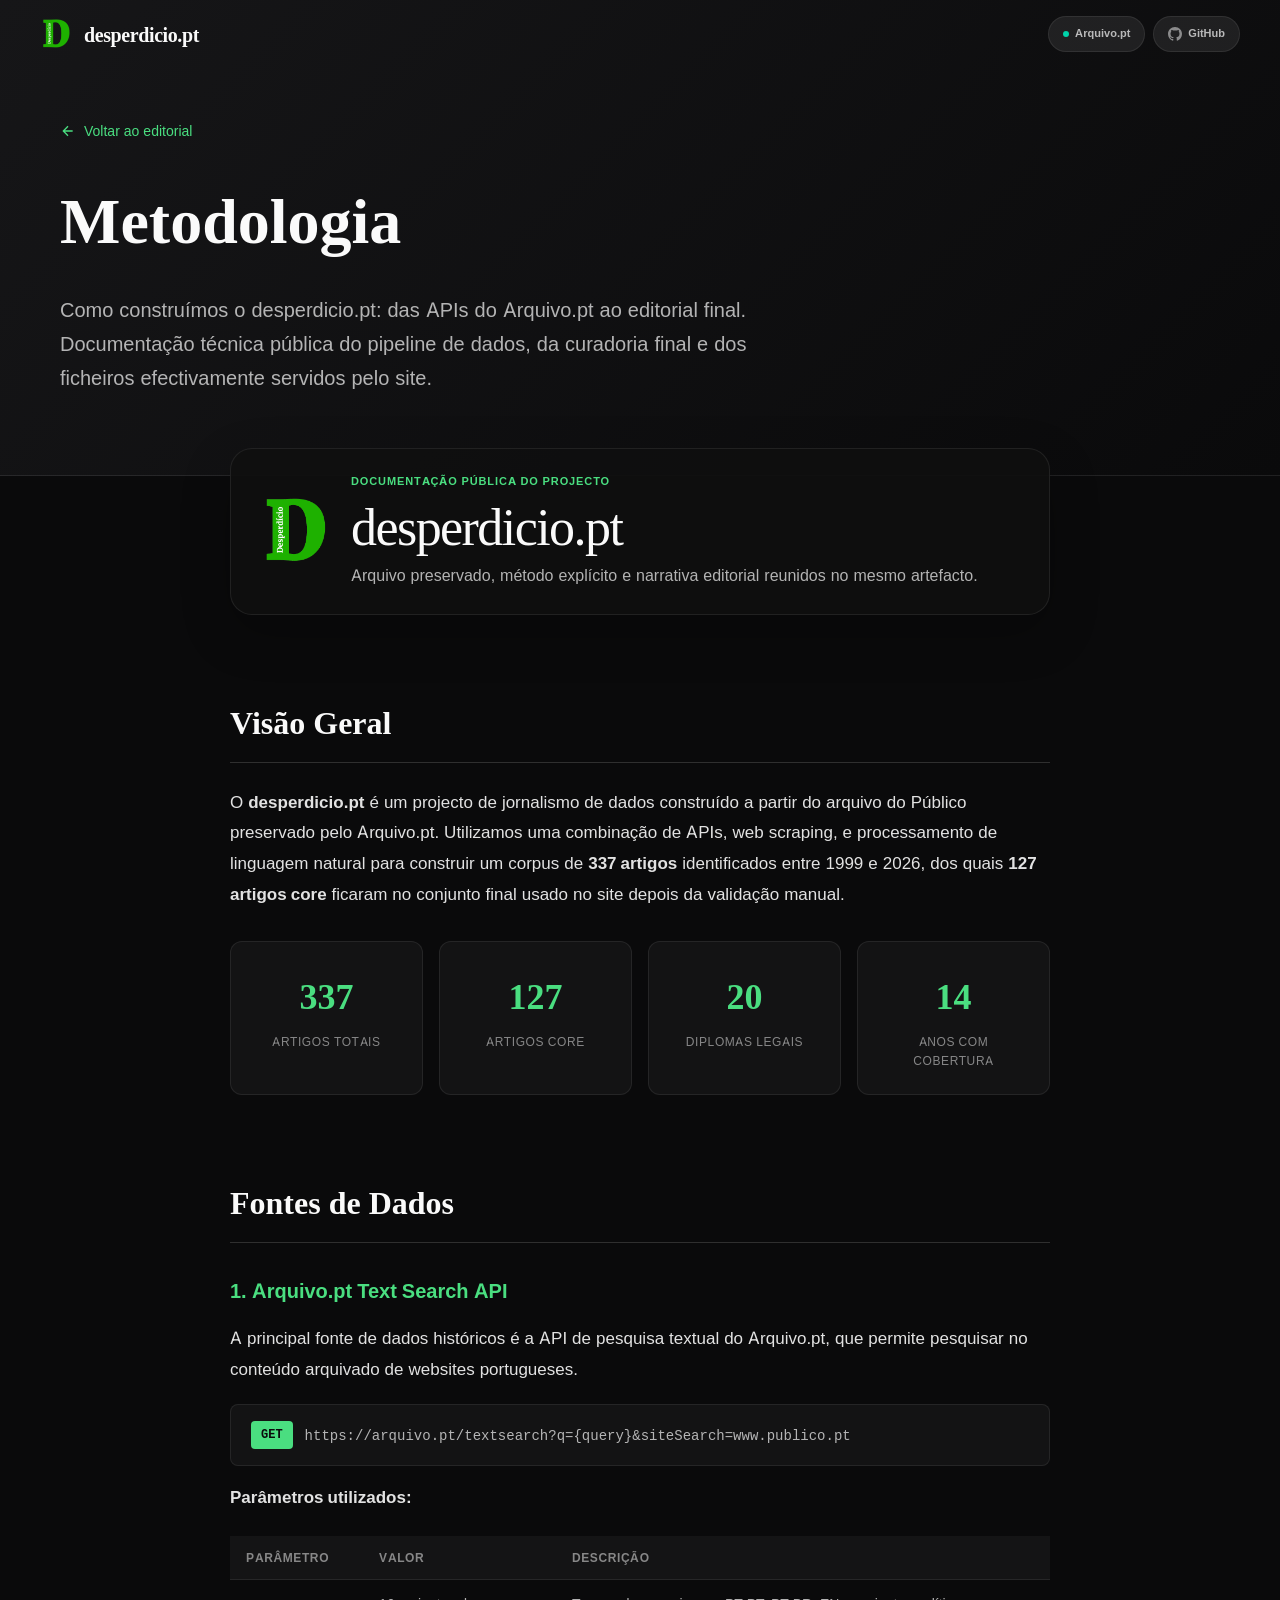
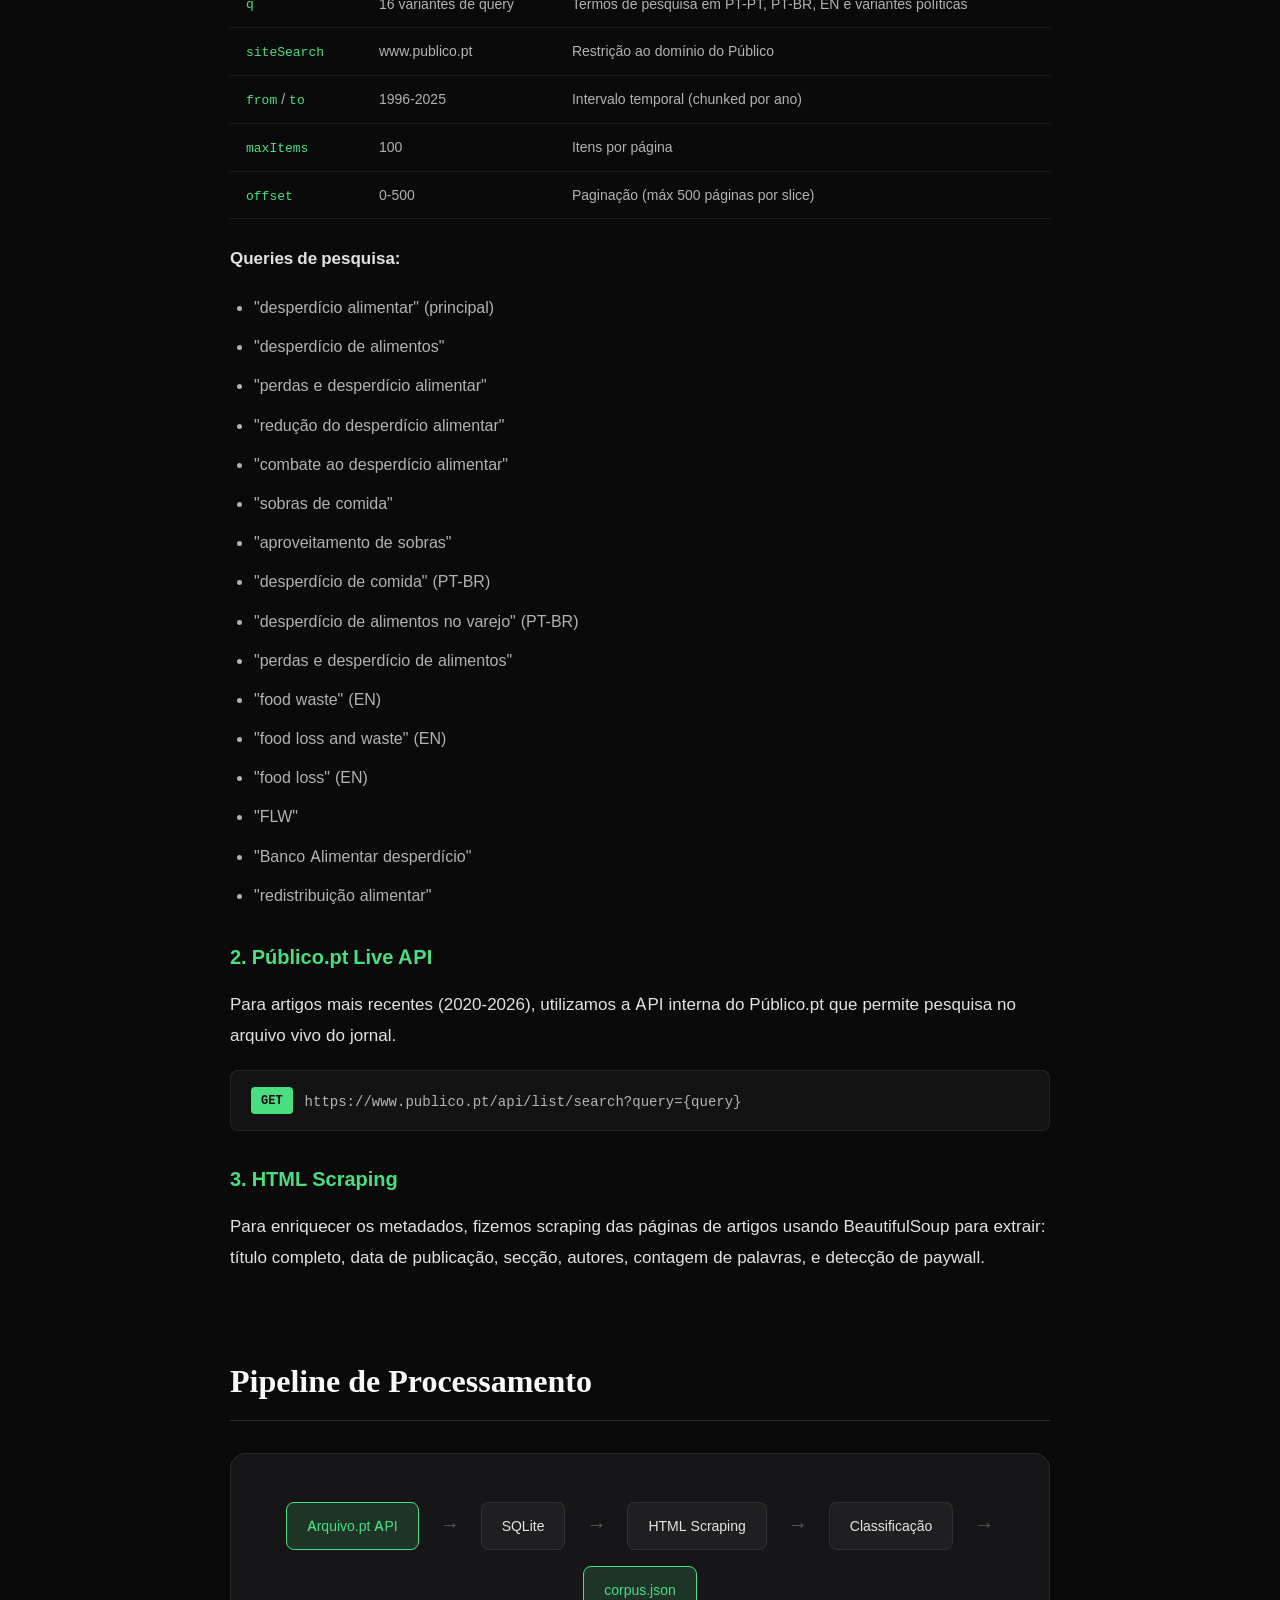
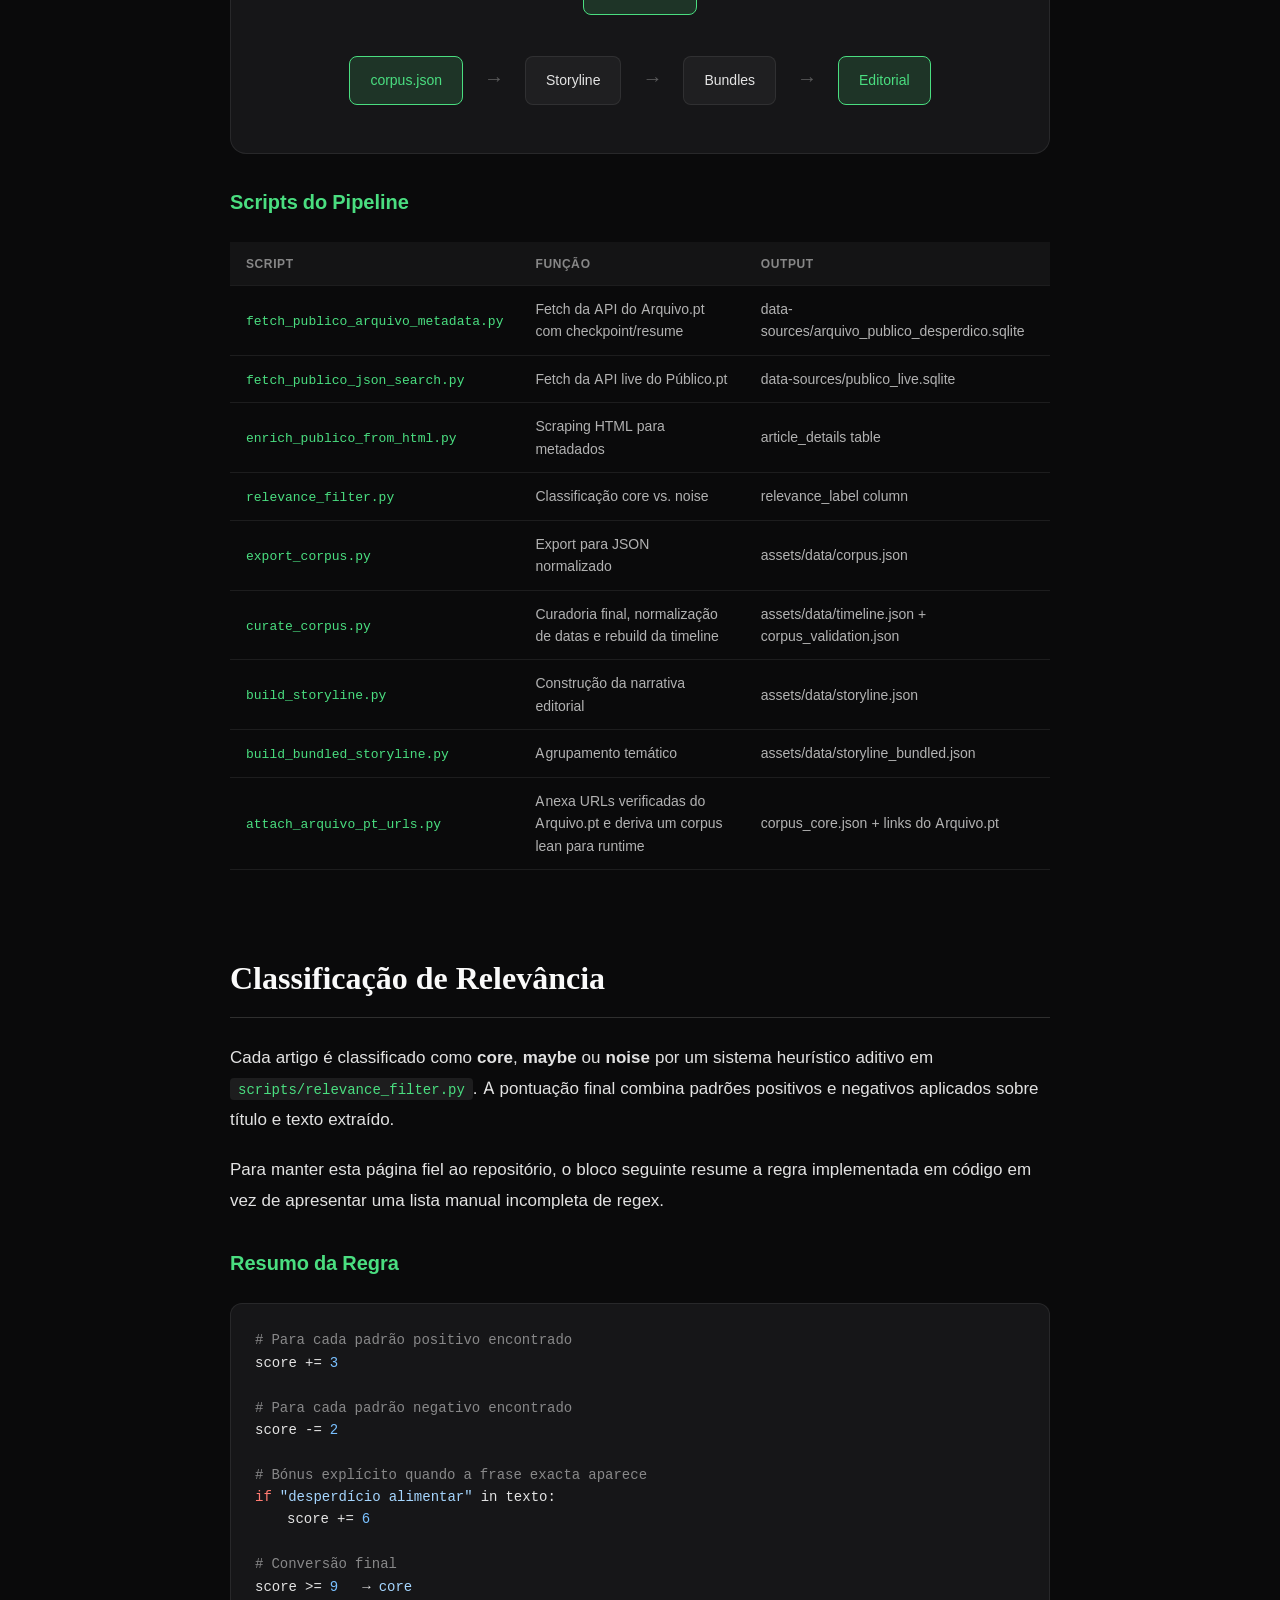
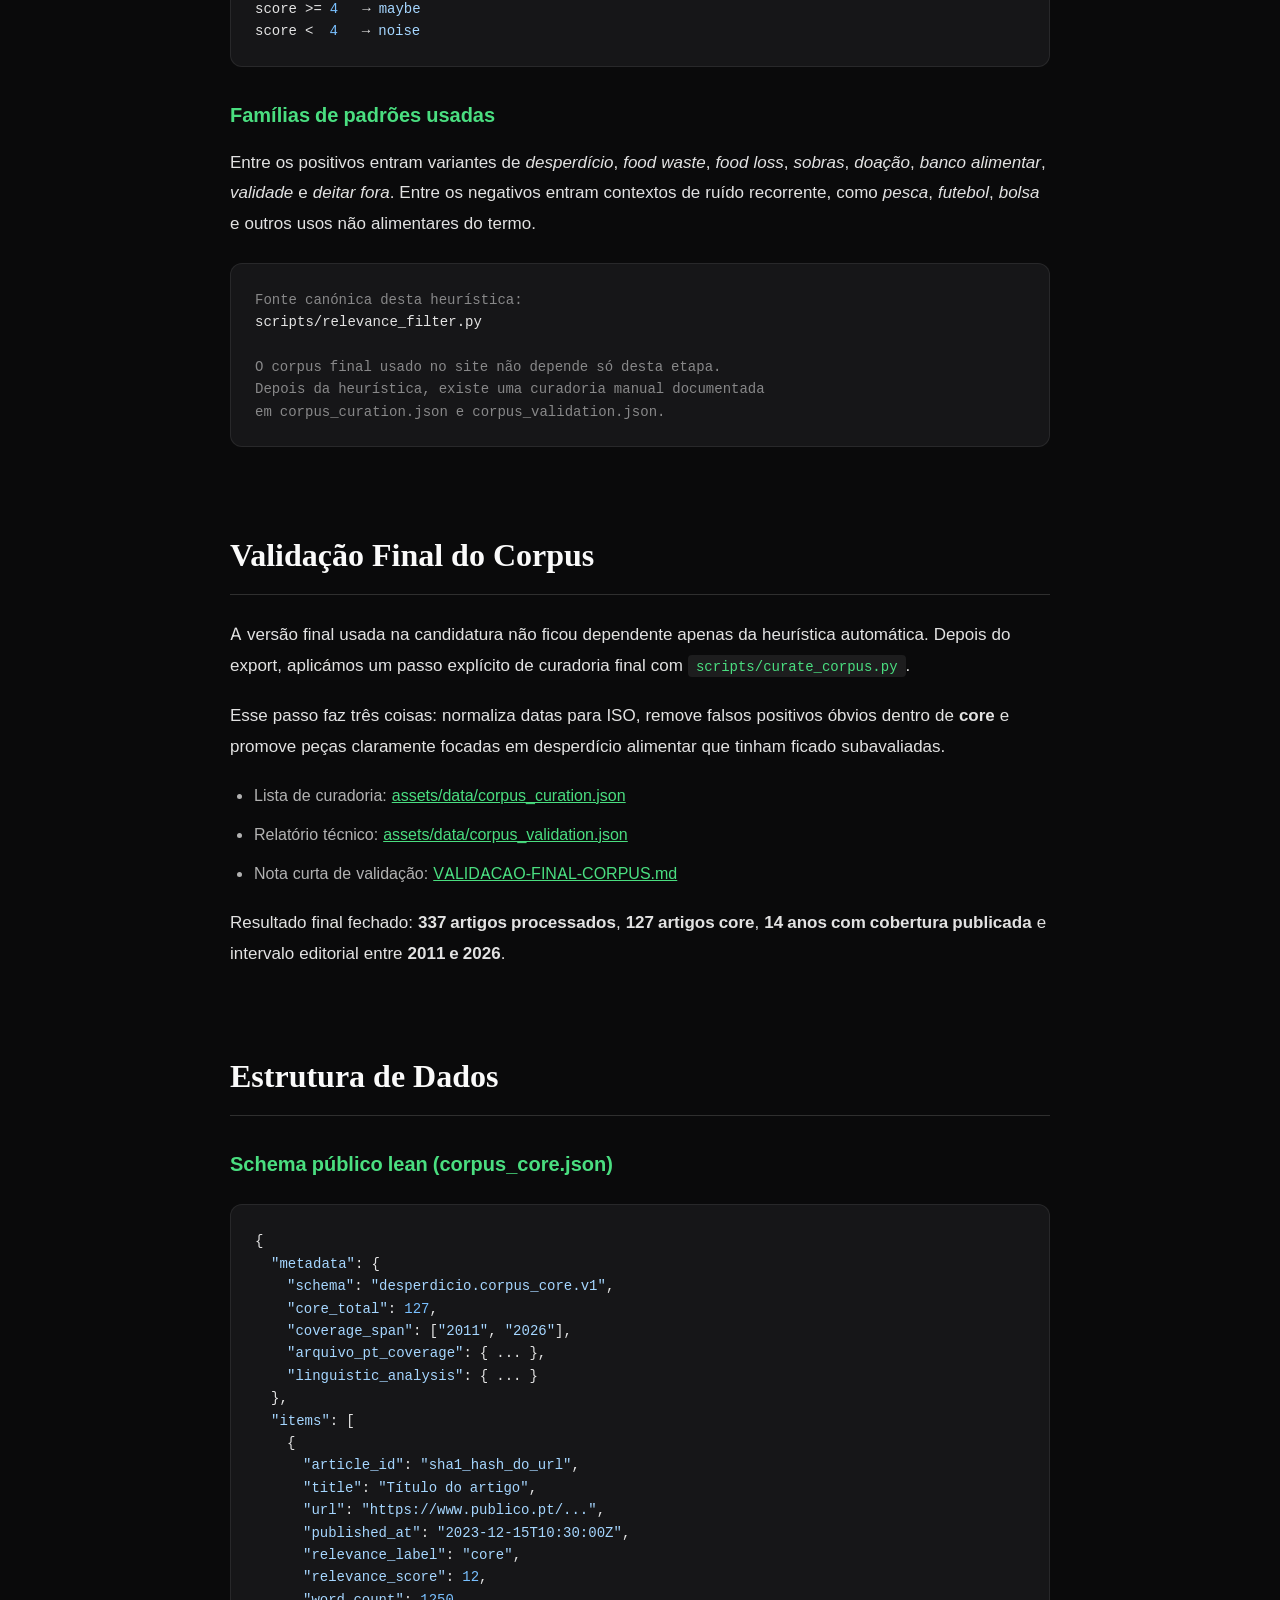
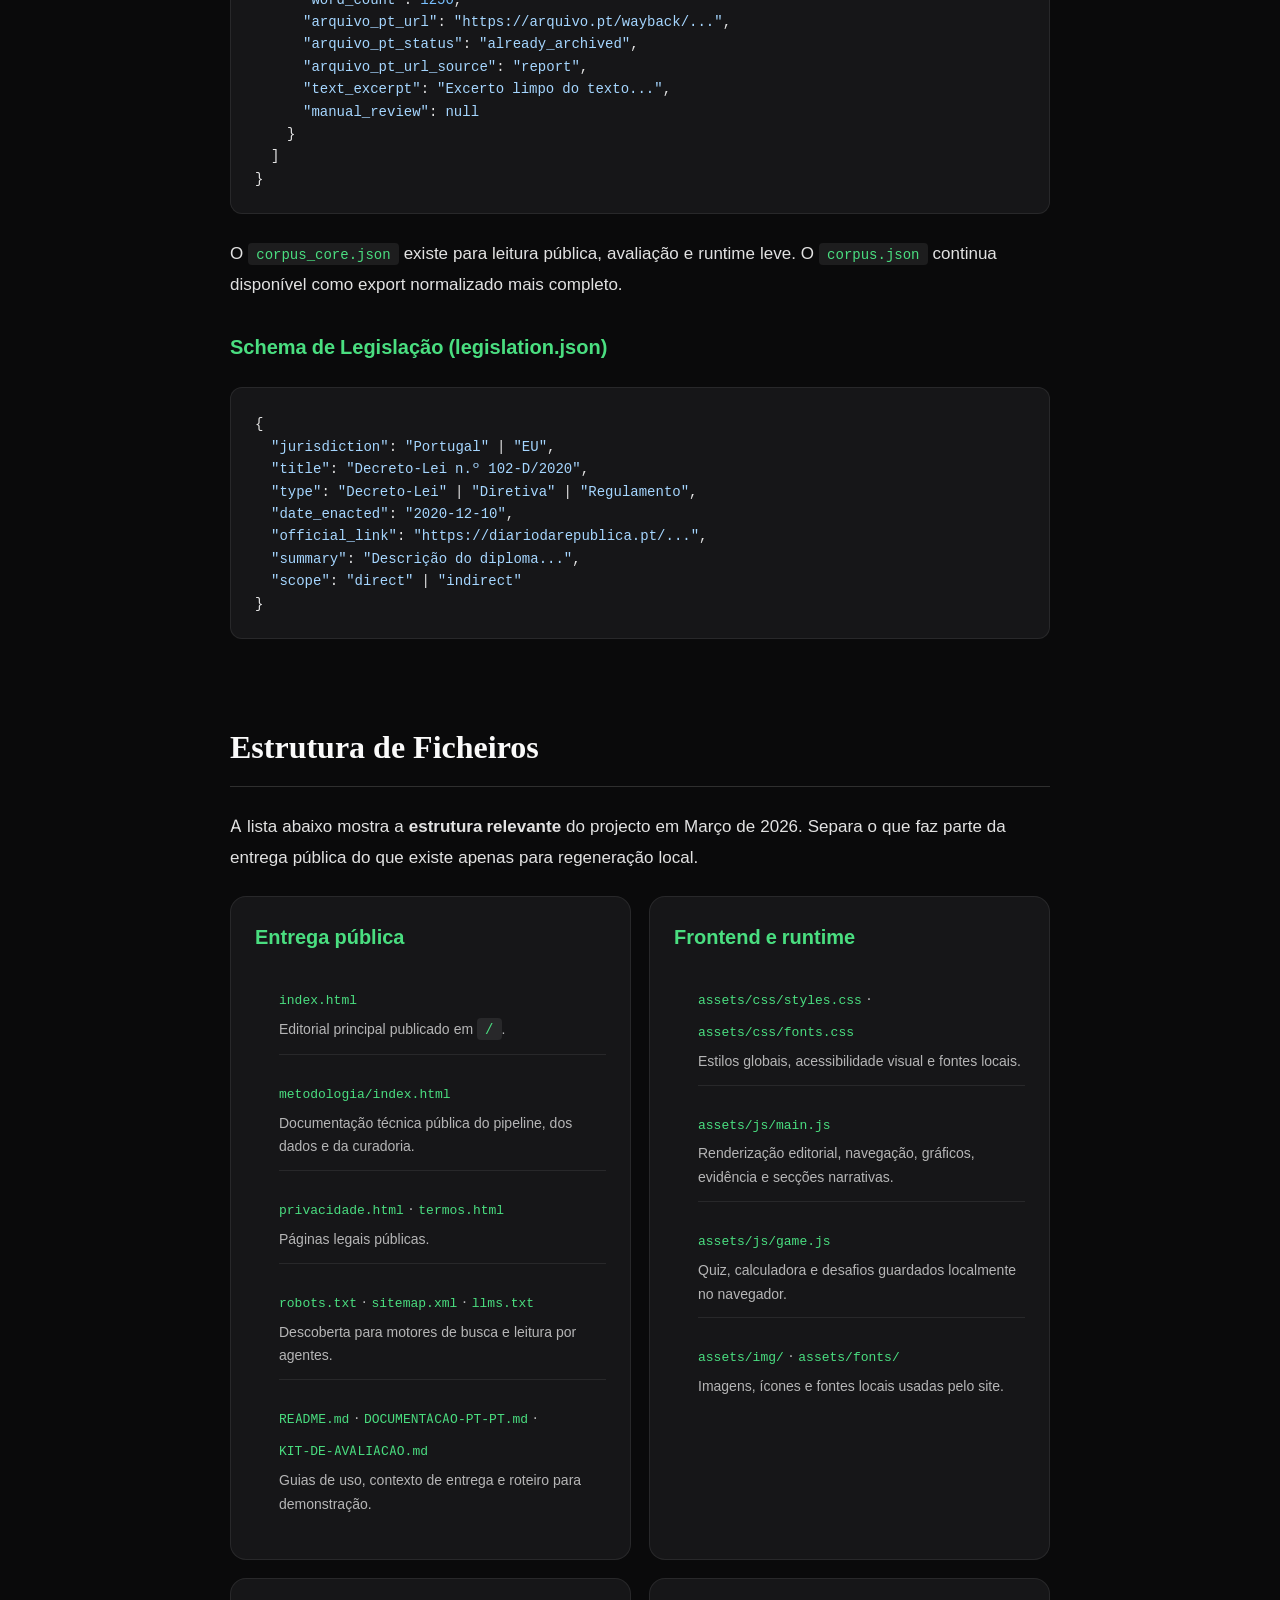
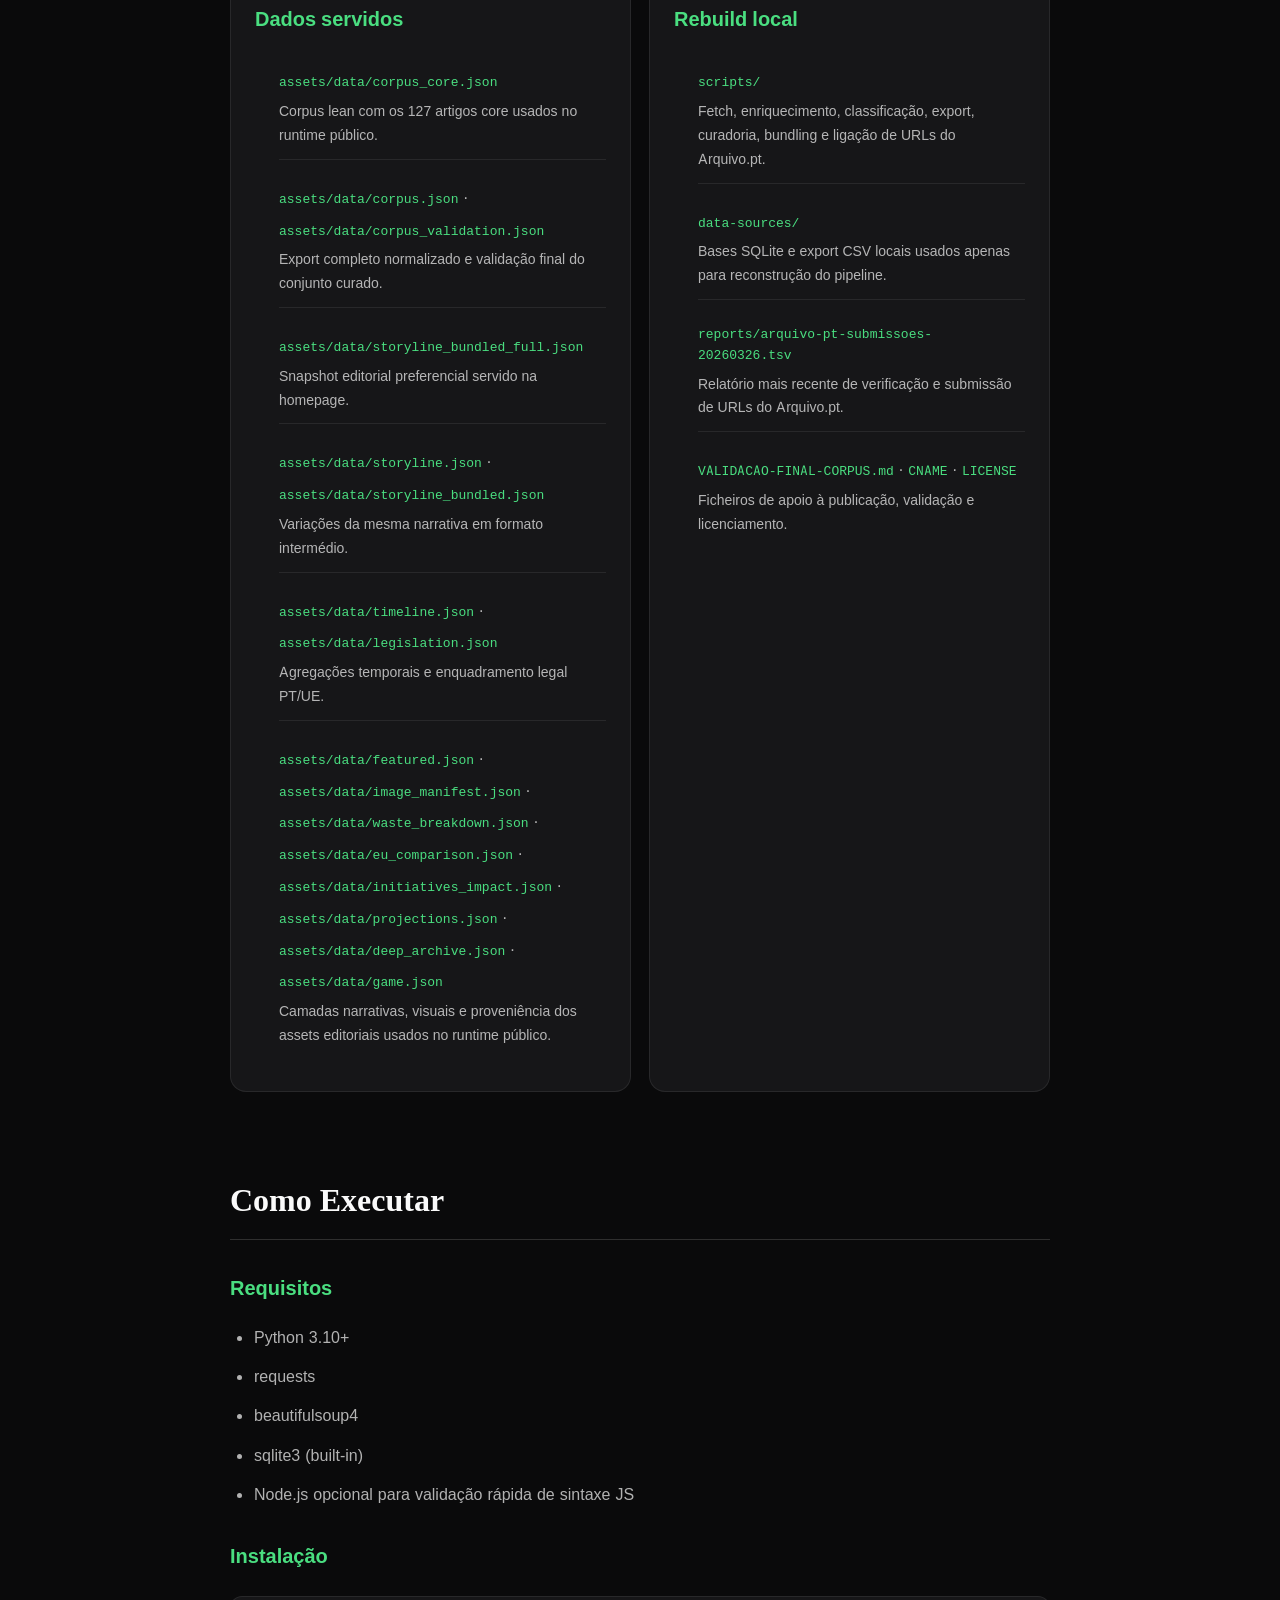
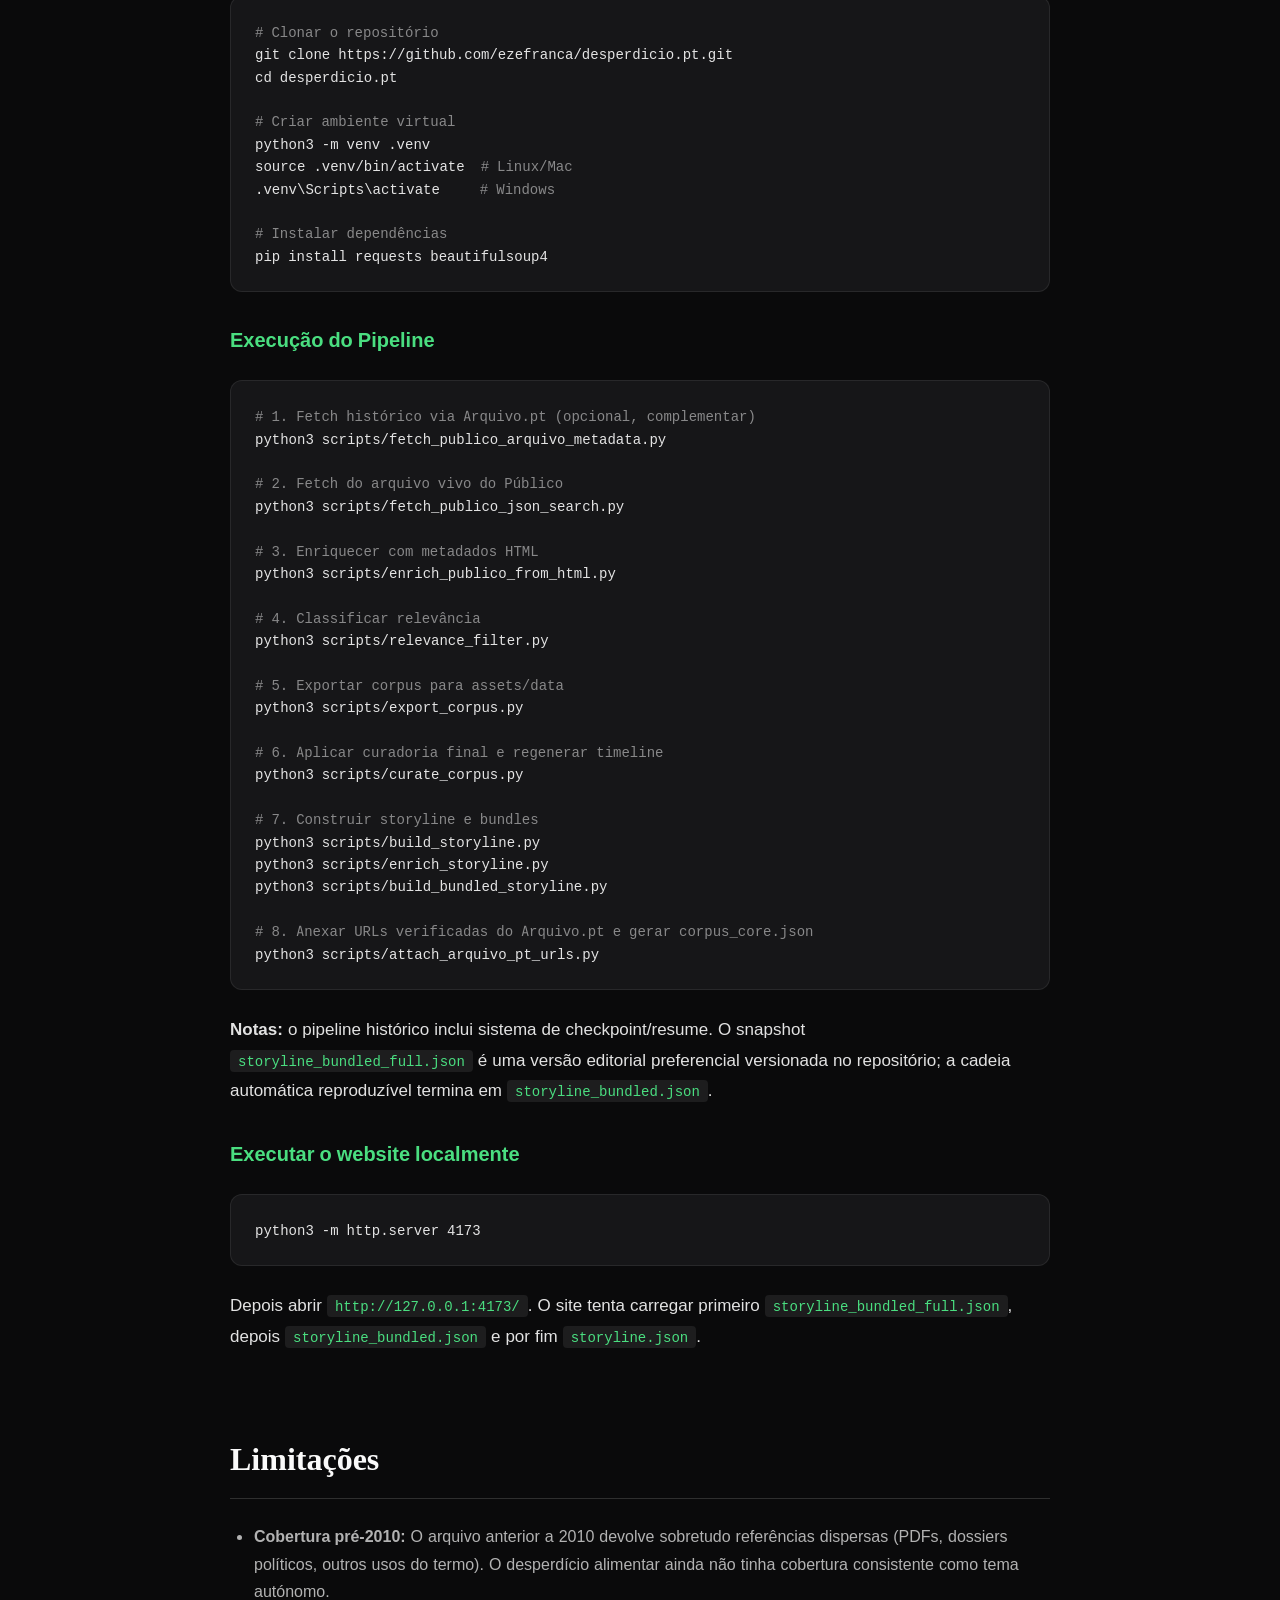
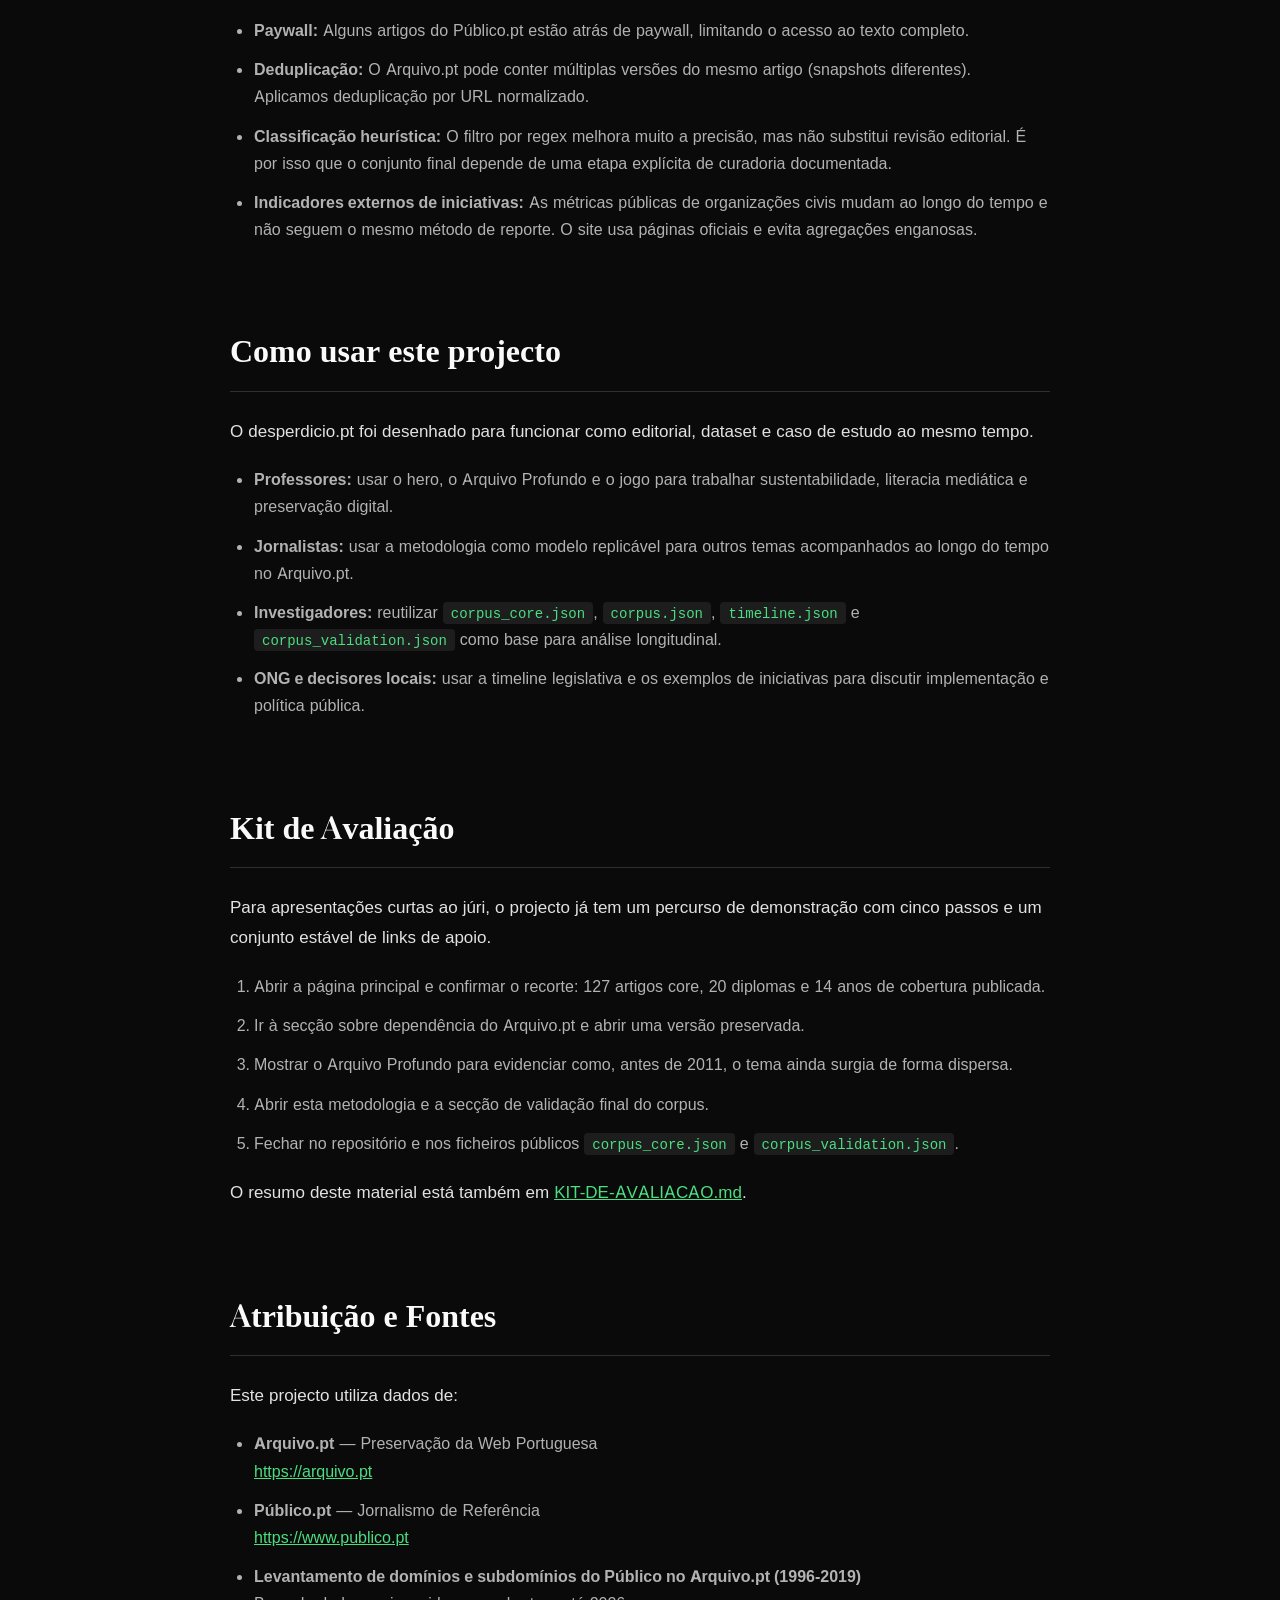
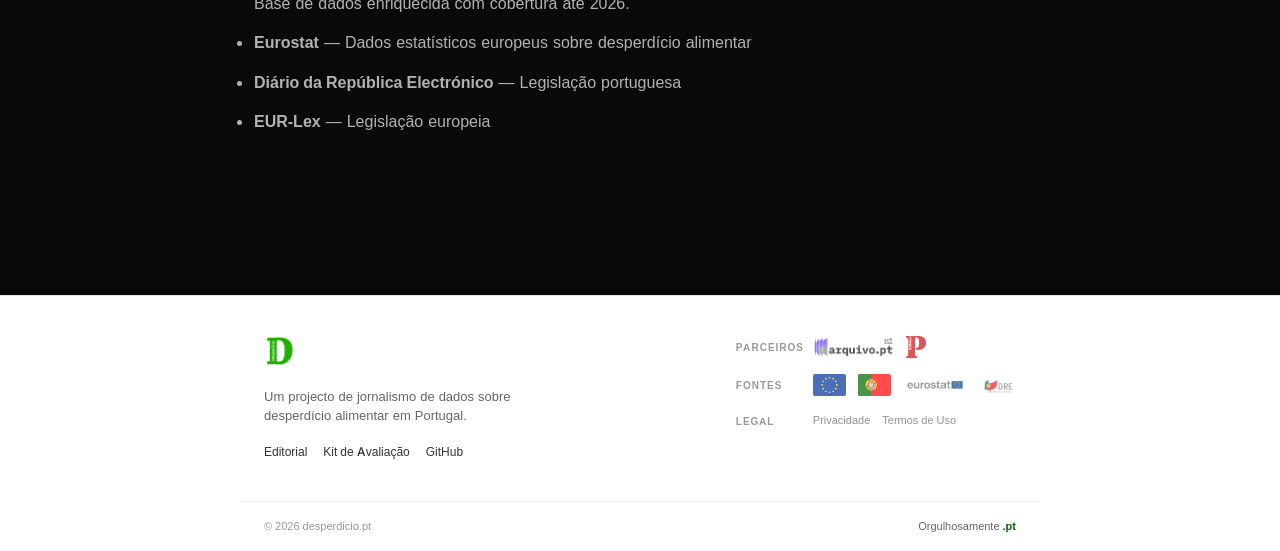
<file: metodologia/index.html>
<!DOCTYPE html>
<html lang="pt-PT">
<head>
  <meta charset="utf-8">
  <meta name="viewport" content="width=device-width, initial-scale=1, viewport-fit=cover">
  <script>
    if (location.protocol === "http:" && /(^|\.)desperdicio\.pt$/.test(location.hostname)) {
      location.replace("https://" + location.host + location.pathname + location.search + location.hash);
    }
  </script>
  <noscript>
    <meta http-equiv="refresh" content="0; url=https://desperdicio.pt/metodologia/">
  </noscript>

  <!-- Primary Meta Tags -->
  <title>Metodologia - desperdicio.pt</title>
  <meta name="title" content="Metodologia - desperdicio.pt">
  <meta name="description" content="Metodologia técnica do projecto desperdicio.pt: APIs do Arquivo.pt, pipeline de dados Python, e estrutura do corpus usado no site.">
  <meta name="robots" content="index, follow">

  <!-- Canonical URL -->
  <link rel="canonical" href="https://desperdicio.pt/metodologia/">
  <link rel="alternate" type="text/plain" href="https://desperdicio.pt/llms.txt" title="LLM-readable site guide">

  <!-- Open Graph / Facebook -->
  <meta property="og:type" content="article">
  <meta property="og:url" content="https://desperdicio.pt/metodologia/">
  <meta property="og:title" content="Metodologia - desperdicio.pt">
  <meta property="og:description" content="Metodologia técnica: como construímos o corpus e a narrativa editorial do desperdicio.pt com dados do Arquivo.pt e do Público.">
  <meta property="og:image" content="https://desperdicio.pt/assets/img/desperdicio.pt.png">
  <meta property="og:locale" content="pt_PT">
  <meta property="og:site_name" content="desperdicio.pt">

  <!-- Twitter -->
  <meta name="twitter:card" content="summary">
  <meta name="twitter:title" content="Metodologia - desperdicio.pt">
  <meta name="twitter:description" content="Metodologia técnica: APIs do Arquivo.pt, pipeline de dados, e estrutura do corpus.">

  <!-- Theme -->
  <meta name="theme-color" content="#0a0a0b">
  <meta name="color-scheme" content="dark">
  <link rel="icon" type="image/png" href="../assets/img/desperdicio.pt.png">
  <link rel="preload" href="../assets/fonts/inter-latin-ext.woff2" as="font" type="font/woff2" crossorigin>
  <link rel="preload" href="../assets/fonts/playfair-display-latin-ext.woff2" as="font" type="font/woff2" crossorigin>
  <link rel="preload" href="../assets/fonts/jetbrains-mono-latin-ext.woff2" as="font" type="font/woff2" crossorigin>
  <script type="application/ld+json">
  {
    "@context": "https://schema.org",
    "@type": "TechArticle",
    "headline": "Metodologia - desperdicio.pt",
    "description": "Metodologia técnica pública do projecto desperdicio.pt: APIs do Arquivo.pt, pipeline de dados, curadoria do corpus e ficheiros servidos pelo site.",
    "url": "https://desperdicio.pt/metodologia/",
    "dateModified": "2026-03-26",
    "inLanguage": "pt-PT",
    "author": {
      "@type": "Organization",
      "name": "desperdicio.pt",
      "url": "https://desperdicio.pt/"
    },
    "about": [
      { "@type": "Thing", "name": "Arquivo.pt" },
      { "@type": "Thing", "name": "Desperdício alimentar" },
      { "@type": "Thing", "name": "Jornalismo de dados" }
    ],
    "isPartOf": {
      "@type": "WebSite",
      "name": "desperdicio.pt",
      "url": "https://desperdicio.pt/"
    }
  }
  </script>
  <link rel="stylesheet" href="../assets/css/fonts.css">
  <link rel="stylesheet" href="../assets/css/styles.css">
  <style>
    .methodology-hero {
      padding: 120px 60px 80px;
      background: linear-gradient(135deg, var(--dark2), var(--black));
      border-bottom: 1px solid var(--white-08);
    }
    .methodology-hero h1 {
      font-family: var(--serif);
      font-size: clamp(36px, 6vw, 64px);
      font-weight: 700;
      margin-bottom: 24px;
    }
    .methodology-hero .lead {
      font-size: 20px;
      color: var(--white-70);
      max-width: 700px;
      line-height: 1.7;
    }
    .methodology-content {
      max-width: 900px;
      margin: 0 auto;
      padding: 80px 40px;
    }
    .methodology-brand-banner {
      max-width: 900px;
      margin: -28px auto 0;
      padding: 0 40px;
      position: relative;
      z-index: 2;
    }
    .methodology-brand-card {
      display: flex;
      align-items: center;
      gap: 20px;
      padding: 24px 28px;
      background: rgba(15, 15, 15, 0.94);
      border: 1px solid var(--white-08);
      border-radius: 22px;
      box-shadow: 0 18px 50px rgba(0, 0, 0, 0.24);
    }
    .methodology-brand-logo {
      width: 72px;
      height: 72px;
      border-radius: 18px;
      flex-shrink: 0;
    }
    .methodology-brand-kicker {
      margin: 0 0 8px;
      font-size: 11px;
      font-weight: 700;
      letter-spacing: 0.08em;
      text-transform: uppercase;
      color: var(--accent);
    }
    .methodology-brand-wordmark {
      font-family: var(--serif);
      font-size: clamp(28px, 5vw, 52px);
      line-height: 1;
      letter-spacing: -0.03em;
      color: var(--white);
    }
    .methodology-brand-text {
      margin: 12px 0 0;
      font-size: 16px;
      line-height: 1.7;
      color: var(--white-70);
      max-width: 640px;
    }
    .methodology-section {
      margin-bottom: 80px;
    }
    .methodology-section h2 {
      font-family: var(--serif);
      font-size: 32px;
      font-weight: 600;
      margin-bottom: 24px;
      padding-bottom: 16px;
      border-bottom: 1px solid var(--white-15);
    }
    .methodology-section h3 {
      font-size: 20px;
      font-weight: 600;
      margin: 32px 0 16px;
      color: var(--accent);
    }
    .methodology-section p {
      font-size: 17px;
      line-height: 1.8;
      color: var(--white-90);
      margin-bottom: 20px;
    }
    .methodology-section ul, .methodology-section ol {
      margin: 20px 0;
      padding-left: 24px;
    }
    .methodology-section li {
      font-size: 16px;
      line-height: 1.7;
      color: var(--white-70);
      margin-bottom: 12px;
    }
    .code-block {
      background: var(--dark2);
      border: 1px solid var(--white-08);
      border-radius: 12px;
      padding: 24px;
      margin: 24px 0;
      overflow-x: auto;
    }
    .code-block pre {
      font-family: 'JetBrains Mono', monospace;
      font-size: 14px;
      line-height: 1.6;
      color: var(--white-90);
      margin: 0;
    }
    .code-block code {
      font-family: inherit;
    }
    .code-block .comment { color: var(--white-50); }
    .code-block .string { color: #a5d6ff; }
    .code-block .keyword { color: #ff7b72; }
    .code-block .function { color: #d2a8ff; }
    .code-block .number { color: #79c0ff; }
    .inline-code {
      font-family: 'JetBrains Mono', monospace;
      font-size: 14px;
      background: var(--white-08);
      padding: 2px 8px;
      border-radius: 4px;
      color: var(--accent);
    }
    .api-endpoint {
      display: flex;
      align-items: center;
      gap: 12px;
      padding: 16px 20px;
      background: var(--white-04);
      border: 1px solid var(--white-08);
      border-radius: 8px;
      margin: 16px 0;
    }
    .api-method {
      padding: 4px 10px;
      background: var(--accent);
      color: var(--black);
      font-size: 12px;
      font-weight: 700;
      border-radius: 4px;
      font-family: 'JetBrains Mono', monospace;
    }
    .api-url {
      font-family: 'JetBrains Mono', monospace;
      font-size: 14px;
      color: var(--white-70);
    }
    .data-table {
      width: 100%;
      border-collapse: collapse;
      margin: 24px 0;
    }
    .data-table th, .data-table td {
      padding: 12px 16px;
      text-align: left;
      border-bottom: 1px solid var(--white-08);
    }
    .data-table th {
      font-size: 12px;
      font-weight: 600;
      color: var(--white-50);
      text-transform: uppercase;
      letter-spacing: 0.05em;
      background: var(--white-04);
    }
    .data-table td {
      font-size: 14px;
      color: var(--white-70);
    }
    .data-table td code {
      font-family: 'JetBrains Mono', monospace;
      font-size: 13px;
      color: var(--accent);
    }
    .pipeline-diagram {
      padding: 40px;
      background: var(--dark2);
      border: 1px solid var(--white-08);
      border-radius: 16px;
      margin: 32px 0;
      text-align: center;
    }
    .pipeline-step {
      display: inline-flex;
      align-items: center;
      gap: 12px;
      padding: 12px 20px;
      background: var(--white-04);
      border: 1px solid var(--white-08);
      border-radius: 8px;
      font-size: 14px;
      font-weight: 500;
      color: var(--white-90);
      margin: 8px;
    }
    .pipeline-step.highlight {
      background: var(--accent-dim);
      border-color: var(--accent);
      color: var(--accent);
    }
    .pipeline-arrow {
      color: var(--white-30);
      font-size: 20px;
      margin: 0 8px;
    }
    .stats-grid {
      display: grid;
      grid-template-columns: repeat(auto-fit, minmax(150px, 1fr));
      gap: 16px;
      margin: 32px 0;
    }
    .stat-box {
      padding: 24px;
      background: var(--white-04);
      border: 1px solid var(--white-08);
      border-radius: 12px;
      text-align: center;
    }
    .stat-box .value {
      font-family: var(--serif);
      font-size: 36px;
      font-weight: 700;
      color: var(--accent);
    }
    .stat-box .label {
      font-size: 12px;
      color: var(--white-50);
      text-transform: uppercase;
      letter-spacing: 0.05em;
      margin-top: 8px;
    }
    .file-map-intro {
      color: var(--white-70);
      margin-bottom: 24px;
    }
    .file-map-grid {
      display: grid;
      grid-template-columns: repeat(2, minmax(0, 1fr));
      gap: 18px;
      margin: 24px 0;
    }
    .file-map-card {
      padding: 24px;
      background: var(--dark2);
      border: 1px solid var(--white-08);
      border-radius: 16px;
    }
    .file-map-card h3 {
      margin-top: 0;
      margin-bottom: 16px;
    }
    .file-map-list {
      margin: 0;
      padding: 0;
      list-style: none;
    }
    .file-map-item {
      padding: 12px 0;
      border-bottom: 1px solid var(--white-08);
    }
    .file-map-item:last-child {
      border-bottom: 0;
      padding-bottom: 0;
    }
    .file-map-path {
      display: inline-block;
      font-family: 'JetBrains Mono', monospace;
      font-size: 13px;
      line-height: 1.6;
      color: var(--accent);
      margin-bottom: 6px;
      word-break: break-word;
    }
    .file-map-note {
      font-size: 14px;
      line-height: 1.7;
      color: var(--white-70);
    }
    .back-link {
      display: inline-flex;
      align-items: center;
      gap: 8px;
      color: var(--accent);
      text-decoration: none;
      font-size: 14px;
      font-weight: 500;
      margin-bottom: 24px;
    }
    .back-link:hover {
      text-decoration: underline;
    }
    @media (max-width: 768px) {
      .methodology-hero { padding: 100px 24px 60px; }
      .methodology-brand-banner { margin-top: -18px; padding: 0 24px; }
      .methodology-brand-card { padding: 20px; gap: 16px; }
      .methodology-brand-logo { width: 56px; height: 56px; border-radius: 14px; }
      .methodology-brand-text { font-size: 15px; }
      .methodology-content { padding: 48px 24px; }
      .code-block { padding: 16px; }
      .pipeline-step { display: block; margin: 12px 0; }
      .pipeline-arrow { display: block; }
      .file-map-grid { grid-template-columns: 1fr; }
    }
  </style>
</head>
<body>
  <a href="#main-content" class="skip-link">Saltar para o conteúdo</a>
  <!-- Navigation -->
  <nav class="nav" id="nav" aria-label="Navegação principal">
    <a href="../index.html" class="nav-brand" aria-label="Voltar ao editorial">
      <div class="nav-logo">
        <img src="../assets/img/desperdicio.pt.png" alt="desperdicio.pt" height="28">
      </div>
      <span class="nav-title">desperdicio.pt</span>
    </a>
    <div class="nav-badges">
      <a href="https://arquivo.pt" target="_blank" rel="noopener noreferrer" class="nav-badge">
        <span class="dot" style="background: #00d4aa"></span>
        Arquivo.pt
      </a>
      <a href="https://github.com/ezefranca/desperdicio.pt" target="_blank" rel="noopener noreferrer" class="nav-badge">
        <svg width="14" height="14" viewBox="0 0 24 24" fill="currentColor" style="opacity: 0.7;" aria-hidden="true" focusable="false">
          <path d="M12 0c-6.626 0-12 5.373-12 12 0 5.302 3.438 9.8 8.207 11.387.599.111.793-.261.793-.577v-2.234c-3.338.726-4.033-1.416-4.033-1.416-.546-1.387-1.333-1.756-1.333-1.756-1.089-.745.083-.729.083-.729 1.205.084 1.839 1.237 1.839 1.237 1.07 1.834 2.807 1.304 3.492.997.107-.775.418-1.305.762-1.604-2.665-.305-5.467-1.334-5.467-5.931 0-1.311.469-2.381 1.236-3.221-.124-.303-.535-1.524.117-3.176 0 0 1.008-.322 3.301 1.23.957-.266 1.983-.399 3.003-.404 1.02.005 2.047.138 3.006.404 2.291-1.552 3.297-1.23 3.297-1.23.653 1.653.242 2.874.118 3.176.77.84 1.235 1.911 1.235 3.221 0 4.609-2.807 5.624-5.479 5.921.43.372.823 1.102.823 2.222v3.293c0 .319.192.694.801.576 4.765-1.589 8.199-6.086 8.199-11.386 0-6.627-5.373-12-12-12z"/>
        </svg>
        GitHub
      </a>
    </div>
  </nav>

  <!-- Hero -->
  <header class="methodology-hero">
    <a href="../index.html" class="back-link">
      <svg width="16" height="16" viewBox="0 0 24 24" fill="none" stroke="currentColor" stroke-width="2" aria-hidden="true" focusable="false">
        <path d="M19 12H5M12 19l-7-7 7-7"/>
      </svg>
      Voltar ao editorial
    </a>
    <h1>Metodologia</h1>
    <p class="lead">
      Como construímos o desperdicio.pt: das APIs do Arquivo.pt ao editorial final.
      Documentação técnica pública do pipeline de dados, da curadoria final e dos
      ficheiros efectivamente servidos pelo site.
    </p>
  </header>

  <section class="methodology-brand-banner" aria-label="Identidade do projecto">
    <div class="methodology-brand-card">
      <img src="../assets/img/desperdicio.pt.png" alt="desperdicio.pt" class="methodology-brand-logo">
      <div>
        <p class="methodology-brand-kicker">Documentação pública do projecto</p>
        <div class="methodology-brand-wordmark">desperdicio.pt</div>
        <p class="methodology-brand-text">Arquivo preservado, método explícito e narrativa editorial reunidos no mesmo artefacto.</p>
      </div>
    </div>
  </section>

  <!-- Content -->
  <main class="methodology-content" id="main-content" tabindex="-1">

    <!-- Overview -->
    <section class="methodology-section">
      <h2>Visão Geral</h2>
      <p>
        O <strong>desperdicio.pt</strong> é um projecto de jornalismo de dados construído a partir
        do arquivo do Público preservado pelo Arquivo.pt. Utilizamos uma combinação de APIs,
        web scraping, e processamento de linguagem natural para construir um corpus de
        <strong>337 artigos</strong> identificados entre 1999 e 2026, dos quais
        <strong>127 artigos core</strong> ficaram no conjunto final usado no site depois da validação manual.
      </p>

      <div class="stats-grid">
        <div class="stat-box">
          <div class="value">337</div>
          <div class="label">Artigos Totais</div>
        </div>
        <div class="stat-box">
          <div class="value">127</div>
          <div class="label">Artigos Core</div>
        </div>
        <div class="stat-box">
          <div class="value">20</div>
          <div class="label">Diplomas Legais</div>
        </div>
        <div class="stat-box">
          <div class="value">14</div>
          <div class="label">Anos com Cobertura</div>
        </div>
      </div>
    </section>

    <!-- Data Sources -->
    <section class="methodology-section">
      <h2>Fontes de Dados</h2>

      <h3>1. Arquivo.pt Text Search API</h3>
      <p>
        A principal fonte de dados históricos é a API de pesquisa textual do Arquivo.pt,
        que permite pesquisar no conteúdo arquivado de websites portugueses.
      </p>

      <div class="api-endpoint">
        <span class="api-method">GET</span>
        <span class="api-url">https://arquivo.pt/textsearch?q={query}&siteSearch=www.publico.pt</span>
      </div>

      <p><strong>Parâmetros utilizados:</strong></p>
      <table class="data-table">
        <thead>
          <tr>
            <th>Parâmetro</th>
            <th>Valor</th>
            <th>Descrição</th>
          </tr>
        </thead>
        <tbody>
          <tr>
            <td><code>q</code></td>
            <td>16 variantes de query</td>
            <td>Termos de pesquisa em PT-PT, PT-BR, EN e variantes políticas</td>
          </tr>
          <tr>
            <td><code>siteSearch</code></td>
            <td>www.publico.pt</td>
            <td>Restrição ao domínio do Público</td>
          </tr>
          <tr>
            <td><code>from</code> / <code>to</code></td>
            <td>1996-2025</td>
            <td>Intervalo temporal (chunked por ano)</td>
          </tr>
          <tr>
            <td><code>maxItems</code></td>
            <td>100</td>
            <td>Itens por página</td>
          </tr>
          <tr>
            <td><code>offset</code></td>
            <td>0-500</td>
            <td>Paginação (máx 500 páginas por slice)</td>
          </tr>
        </tbody>
      </table>

      <p><strong>Queries de pesquisa:</strong></p>
      <ul>
        <li>"desperdício alimentar" (principal)</li>
        <li>"desperdício de alimentos"</li>
        <li>"perdas e desperdício alimentar"</li>
        <li>"redução do desperdício alimentar"</li>
        <li>"combate ao desperdício alimentar"</li>
        <li>"sobras de comida"</li>
        <li>"aproveitamento de sobras"</li>
        <li>"desperdício de comida" (PT-BR)</li>
        <li>"desperdício de alimentos no varejo" (PT-BR)</li>
        <li>"perdas e desperdício de alimentos"</li>
        <li>"food waste" (EN)</li>
        <li>"food loss and waste" (EN)</li>
        <li>"food loss" (EN)</li>
        <li>"FLW"</li>
        <li>"Banco Alimentar desperdício"</li>
        <li>"redistribuição alimentar"</li>
      </ul>

      <h3>2. Público.pt Live API</h3>
      <p>
        Para artigos mais recentes (2020-2026), utilizamos a API interna do Público.pt
        que permite pesquisa no arquivo vivo do jornal.
      </p>

      <div class="api-endpoint">
        <span class="api-method">GET</span>
        <span class="api-url">https://www.publico.pt/api/list/search?query={query}</span>
      </div>

      <h3>3. HTML Scraping</h3>
      <p>
        Para enriquecer os metadados, fizemos scraping das páginas de artigos usando
        BeautifulSoup para extrair: título completo, data de publicação, secção,
        autores, contagem de palavras, e detecção de paywall.
      </p>
    </section>

    <!-- Pipeline -->
    <section class="methodology-section">
      <h2>Pipeline de Processamento</h2>

      <div class="pipeline-diagram">
        <div class="pipeline-step highlight">Arquivo.pt API</div>
        <span class="pipeline-arrow">→</span>
        <div class="pipeline-step">SQLite</div>
        <span class="pipeline-arrow">→</span>
        <div class="pipeline-step">HTML Scraping</div>
        <span class="pipeline-arrow">→</span>
        <div class="pipeline-step">Classificação</div>
        <span class="pipeline-arrow">→</span>
        <div class="pipeline-step highlight">corpus.json</div>
        <br><br>
        <div class="pipeline-step highlight">corpus.json</div>
        <span class="pipeline-arrow">→</span>
        <div class="pipeline-step">Storyline</div>
        <span class="pipeline-arrow">→</span>
        <div class="pipeline-step">Bundles</div>
        <span class="pipeline-arrow">→</span>
        <div class="pipeline-step highlight">Editorial</div>
      </div>

      <h3>Scripts do Pipeline</h3>
      <table class="data-table">
        <thead>
          <tr>
            <th>Script</th>
            <th>Função</th>
            <th>Output</th>
          </tr>
        </thead>
        <tbody>
          <tr>
            <td><code>fetch_publico_arquivo_metadata.py</code></td>
            <td>Fetch da API do Arquivo.pt com checkpoint/resume</td>
            <td>data-sources/arquivo_publico_desperdico.sqlite</td>
          </tr>
          <tr>
            <td><code>fetch_publico_json_search.py</code></td>
            <td>Fetch da API live do Público.pt</td>
            <td>data-sources/publico_live.sqlite</td>
          </tr>
          <tr>
            <td><code>enrich_publico_from_html.py</code></td>
            <td>Scraping HTML para metadados</td>
            <td>article_details table</td>
          </tr>
          <tr>
            <td><code>relevance_filter.py</code></td>
            <td>Classificação core vs. noise</td>
            <td>relevance_label column</td>
          </tr>
          <tr>
            <td><code>export_corpus.py</code></td>
            <td>Export para JSON normalizado</td>
            <td>assets/data/corpus.json</td>
          </tr>
          <tr>
            <td><code>curate_corpus.py</code></td>
            <td>Curadoria final, normalização de datas e rebuild da timeline</td>
            <td>assets/data/timeline.json + corpus_validation.json</td>
          </tr>
          <tr>
            <td><code>build_storyline.py</code></td>
            <td>Construção da narrativa editorial</td>
            <td>assets/data/storyline.json</td>
          </tr>
          <tr>
            <td><code>build_bundled_storyline.py</code></td>
            <td>Agrupamento temático</td>
            <td>assets/data/storyline_bundled.json</td>
          </tr>
          <tr>
            <td><code>attach_arquivo_pt_urls.py</code></td>
            <td>Anexa URLs verificadas do Arquivo.pt e deriva um corpus lean para runtime</td>
            <td>corpus_core.json + links do Arquivo.pt</td>
          </tr>
        </tbody>
      </table>
    </section>

    <!-- Classification -->
    <section class="methodology-section">
      <h2>Classificação de Relevância</h2>
      <p>
        Cada artigo é classificado como <strong>core</strong>, <strong>maybe</strong> ou
        <strong>noise</strong> por um sistema heurístico aditivo em
        <span class="inline-code">scripts/relevance_filter.py</span>. A pontuação final
        combina padrões positivos e negativos aplicados sobre título e texto extraído.
      </p>

      <p>
        Para manter esta página fiel ao repositório, o bloco seguinte resume a regra
        implementada em código em vez de apresentar uma lista manual incompleta de regex.
      </p>

      <h3>Resumo da Regra</h3>
      <div class="code-block">
        <pre><code><span class="comment"># Para cada padrão positivo encontrado</span>
score += <span class="number">3</span>

<span class="comment"># Para cada padrão negativo encontrado</span>
score -= <span class="number">2</span>

<span class="comment"># Bónus explícito quando a frase exacta aparece</span>
<span class="keyword">if</span> <span class="string">"desperdício alimentar"</span> in texto:
    score += <span class="number">6</span>

<span class="comment"># Conversão final</span>
score &gt;= <span class="number">9</span>   → <span class="string">core</span>
score &gt;= <span class="number">4</span>   → <span class="string">maybe</span>
score &lt;  <span class="number">4</span>   → <span class="string">noise</span></code></pre>
      </div>

      <h3>Famílias de padrões usadas</h3>
      <p>
        Entre os positivos entram variantes de <em>desperdício</em>,
        <em>food waste</em>, <em>food loss</em>, <em>sobras</em>, <em>doação</em>,
        <em>banco alimentar</em>, <em>validade</em> e <em>deitar fora</em>. Entre os
        negativos entram contextos de ruído recorrente, como <em>pesca</em>,
        <em>futebol</em>, <em>bolsa</em> e outros usos não alimentares do termo.
      </p>
      <div class="code-block">
        <pre><code><span class="comment">Fonte canónica desta heurística:</span>
scripts/relevance_filter.py

<span class="comment">O corpus final usado no site não depende só desta etapa.</span>
<span class="comment">Depois da heurística, existe uma curadoria manual documentada</span>
<span class="comment">em corpus_curation.json e corpus_validation.json.</span></code></pre>
      </div>
    </section>

    <section class="methodology-section" id="validacao-final">
      <h2>Validação Final do Corpus</h2>
      <p>
        A versão final usada na candidatura não ficou dependente apenas da heurística automática.
        Depois do export, aplicámos um passo explícito de curadoria final com
        <span class="inline-code">scripts/curate_corpus.py</span>.
      </p>
      <p>
        Esse passo faz três coisas: normaliza datas para ISO, remove falsos positivos
        óbvios dentro de <strong>core</strong> e promove peças claramente focadas em desperdício
        alimentar que tinham ficado subavaliadas.
      </p>
      <ul>
        <li>Lista de curadoria: <a href="../assets/data/corpus_curation.json" target="_blank" rel="noopener noreferrer" style="color: var(--accent);">assets/data/corpus_curation.json</a></li>
        <li>Relatório técnico: <a href="../assets/data/corpus_validation.json" target="_blank" rel="noopener noreferrer" style="color: var(--accent);">assets/data/corpus_validation.json</a></li>
        <li>Nota curta de validação: <a href="https://github.com/ezefranca/desperdicio.pt/blob/main/VALIDACAO-FINAL-CORPUS.md" target="_blank" rel="noopener noreferrer" style="color: var(--accent);">VALIDACAO-FINAL-CORPUS.md</a></li>
      </ul>
      <p>
        Resultado final fechado: <strong>337 artigos processados</strong>, <strong>127 artigos core</strong>,
        <strong>14 anos com cobertura publicada</strong> e intervalo editorial entre
        <strong>2011 e 2026</strong>.
      </p>
    </section>

    <!-- Data Schema -->
    <section class="methodology-section">
      <h2>Estrutura de Dados</h2>

      <h3>Schema público lean (corpus_core.json)</h3>
      <div class="code-block">
        <pre><code>{
  <span class="string">"metadata"</span>: {
    <span class="string">"schema"</span>: <span class="string">"desperdicio.corpus_core.v1"</span>,
    <span class="string">"core_total"</span>: <span class="number">127</span>,
    <span class="string">"coverage_span"</span>: [<span class="string">"2011"</span>, <span class="string">"2026"</span>],
    <span class="string">"arquivo_pt_coverage"</span>: { ... },
    <span class="string">"linguistic_analysis"</span>: { ... }
  },
  <span class="string">"items"</span>: [
    {
      <span class="string">"article_id"</span>: <span class="string">"sha1_hash_do_url"</span>,
      <span class="string">"title"</span>: <span class="string">"Título do artigo"</span>,
      <span class="string">"url"</span>: <span class="string">"https://www.publico.pt/..."</span>,
      <span class="string">"published_at"</span>: <span class="string">"2023-12-15T10:30:00Z"</span>,
      <span class="string">"relevance_label"</span>: <span class="string">"core"</span>,
      <span class="string">"relevance_score"</span>: <span class="number">12</span>,
      <span class="string">"word_count"</span>: <span class="number">1250</span>,
      <span class="string">"arquivo_pt_url"</span>: <span class="string">"https://arquivo.pt/wayback/..."</span>,
      <span class="string">"arquivo_pt_status"</span>: <span class="string">"already_archived"</span>,
      <span class="string">"arquivo_pt_url_source"</span>: <span class="string">"report"</span>,
      <span class="string">"text_excerpt"</span>: <span class="string">"Excerto limpo do texto..."</span>,
      <span class="string">"manual_review"</span>: <span class="string">null</span>
    }
  ]
}</code></pre>
      </div>
      <p>
        O <span class="inline-code">corpus_core.json</span> existe para leitura pública,
        avaliação e runtime leve. O <span class="inline-code">corpus.json</span> continua
        disponível como export normalizado mais completo.
      </p>

      <h3>Schema de Legislação (legislation.json)</h3>
      <div class="code-block">
        <pre><code>{
  <span class="string">"jurisdiction"</span>: <span class="string">"Portugal"</span> | <span class="string">"EU"</span>,
  <span class="string">"title"</span>: <span class="string">"Decreto-Lei n.º 102-D/2020"</span>,
  <span class="string">"type"</span>: <span class="string">"Decreto-Lei"</span> | <span class="string">"Diretiva"</span> | <span class="string">"Regulamento"</span>,
  <span class="string">"date_enacted"</span>: <span class="string">"2020-12-10"</span>,
  <span class="string">"official_link"</span>: <span class="string">"https://diariodarepublica.pt/..."</span>,
  <span class="string">"summary"</span>: <span class="string">"Descrição do diploma..."</span>,
  <span class="string">"scope"</span>: <span class="string">"direct"</span> | <span class="string">"indirect"</span>
}</code></pre>
      </div>
    </section>

    <!-- File Structure -->
    <section class="methodology-section">
      <h2>Estrutura de Ficheiros</h2>
      <p class="file-map-intro">
        A lista abaixo mostra a <strong>estrutura relevante</strong> do projecto em Março de 2026.
        Separa o que faz parte da entrega pública do que existe apenas para regeneração local.
      </p>

      <div class="file-map-grid">
        <article class="file-map-card">
          <h3>Entrega pública</h3>
          <ul class="file-map-list">
            <li class="file-map-item">
              <span class="file-map-path">index.html</span>
              <div class="file-map-note">Editorial principal publicado em <span class="inline-code">/</span>.</div>
            </li>
            <li class="file-map-item">
              <span class="file-map-path">metodologia/index.html</span>
              <div class="file-map-note">Documentação técnica pública do pipeline, dos dados e da curadoria.</div>
            </li>
            <li class="file-map-item">
              <span class="file-map-path">privacidade.html</span> · <span class="file-map-path">termos.html</span>
              <div class="file-map-note">Páginas legais públicas.</div>
            </li>
            <li class="file-map-item">
              <span class="file-map-path">robots.txt</span> · <span class="file-map-path">sitemap.xml</span> · <span class="file-map-path">llms.txt</span>
              <div class="file-map-note">Descoberta para motores de busca e leitura por agentes.</div>
            </li>
            <li class="file-map-item">
              <span class="file-map-path">README.md</span> · <span class="file-map-path">DOCUMENTACAO-PT-PT.md</span> · <span class="file-map-path">KIT-DE-AVALIACAO.md</span>
              <div class="file-map-note">Guias de uso, contexto de entrega e roteiro para demonstração.</div>
            </li>
          </ul>
        </article>

        <article class="file-map-card">
          <h3>Frontend e runtime</h3>
          <ul class="file-map-list">
            <li class="file-map-item">
              <span class="file-map-path">assets/css/styles.css</span> · <span class="file-map-path">assets/css/fonts.css</span>
              <div class="file-map-note">Estilos globais, acessibilidade visual e fontes locais.</div>
            </li>
            <li class="file-map-item">
              <span class="file-map-path">assets/js/main.js</span>
              <div class="file-map-note">Renderização editorial, navegação, gráficos, evidência e secções narrativas.</div>
            </li>
            <li class="file-map-item">
              <span class="file-map-path">assets/js/game.js</span>
              <div class="file-map-note">Quiz, calculadora e desafios guardados localmente no navegador.</div>
            </li>
            <li class="file-map-item">
              <span class="file-map-path">assets/img/</span> · <span class="file-map-path">assets/fonts/</span>
              <div class="file-map-note">Imagens, ícones e fontes locais usadas pelo site.</div>
            </li>
          </ul>
        </article>

        <article class="file-map-card">
          <h3>Dados servidos</h3>
          <ul class="file-map-list">
            <li class="file-map-item">
              <span class="file-map-path">assets/data/corpus_core.json</span>
              <div class="file-map-note">Corpus lean com os 127 artigos core usados no runtime público.</div>
            </li>
            <li class="file-map-item">
              <span class="file-map-path">assets/data/corpus.json</span> · <span class="file-map-path">assets/data/corpus_validation.json</span>
              <div class="file-map-note">Export completo normalizado e validação final do conjunto curado.</div>
            </li>
            <li class="file-map-item">
              <span class="file-map-path">assets/data/storyline_bundled_full.json</span>
              <div class="file-map-note">Snapshot editorial preferencial servido na homepage.</div>
            </li>
            <li class="file-map-item">
              <span class="file-map-path">assets/data/storyline.json</span> · <span class="file-map-path">assets/data/storyline_bundled.json</span>
              <div class="file-map-note">Variações da mesma narrativa em formato intermédio.</div>
            </li>
            <li class="file-map-item">
              <span class="file-map-path">assets/data/timeline.json</span> · <span class="file-map-path">assets/data/legislation.json</span>
              <div class="file-map-note">Agregações temporais e enquadramento legal PT/UE.</div>
            </li>
            <li class="file-map-item">
              <span class="file-map-path">assets/data/featured.json</span> · <span class="file-map-path">assets/data/image_manifest.json</span> · <span class="file-map-path">assets/data/waste_breakdown.json</span> · <span class="file-map-path">assets/data/eu_comparison.json</span> · <span class="file-map-path">assets/data/initiatives_impact.json</span> · <span class="file-map-path">assets/data/projections.json</span> · <span class="file-map-path">assets/data/deep_archive.json</span> · <span class="file-map-path">assets/data/game.json</span>
              <div class="file-map-note">Camadas narrativas, visuais e proveniência dos assets editoriais usados no runtime público.</div>
            </li>
          </ul>
        </article>

        <article class="file-map-card">
          <h3>Rebuild local</h3>
          <ul class="file-map-list">
            <li class="file-map-item">
              <span class="file-map-path">scripts/</span>
              <div class="file-map-note">Fetch, enriquecimento, classificação, export, curadoria, bundling e ligação de URLs do Arquivo.pt.</div>
            </li>
            <li class="file-map-item">
              <span class="file-map-path">data-sources/</span>
              <div class="file-map-note">Bases SQLite e export CSV locais usados apenas para reconstrução do pipeline.</div>
            </li>
            <li class="file-map-item">
              <span class="file-map-path">reports/arquivo-pt-submissoes-20260326.tsv</span>
              <div class="file-map-note">Relatório mais recente de verificação e submissão de URLs do Arquivo.pt.</div>
            </li>
            <li class="file-map-item">
              <span class="file-map-path">VALIDACAO-FINAL-CORPUS.md</span> · <span class="file-map-path">CNAME</span> · <span class="file-map-path">LICENSE</span>
              <div class="file-map-note">Ficheiros de apoio à publicação, validação e licenciamento.</div>
            </li>
          </ul>
        </article>
      </div>
    </section>

    <!-- How to Run -->
    <section class="methodology-section">
      <h2>Como Executar</h2>

      <h3>Requisitos</h3>
      <ul>
        <li>Python 3.10+</li>
        <li>requests</li>
        <li>beautifulsoup4</li>
        <li>sqlite3 (built-in)</li>
        <li>Node.js opcional para validação rápida de sintaxe JS</li>
      </ul>

      <h3>Instalação</h3>
      <div class="code-block">
        <pre><code><span class="comment"># Clonar o repositório</span>
git clone https://github.com/ezefranca/desperdicio.pt.git
cd desperdicio.pt

<span class="comment"># Criar ambiente virtual</span>
python3 -m venv .venv
source .venv/bin/activate  <span class="comment"># Linux/Mac</span>
.venv\Scripts\activate     <span class="comment"># Windows</span>

<span class="comment"># Instalar dependências</span>
pip install requests beautifulsoup4</code></pre>
      </div>

      <h3>Execução do Pipeline</h3>
      <div class="code-block">
        <pre><code><span class="comment"># 1. Fetch histórico via Arquivo.pt (opcional, complementar)</span>
python3 scripts/fetch_publico_arquivo_metadata.py

<span class="comment"># 2. Fetch do arquivo vivo do Público</span>
python3 scripts/fetch_publico_json_search.py

<span class="comment"># 3. Enriquecer com metadados HTML</span>
python3 scripts/enrich_publico_from_html.py

<span class="comment"># 4. Classificar relevância</span>
python3 scripts/relevance_filter.py

<span class="comment"># 5. Exportar corpus para assets/data</span>
python3 scripts/export_corpus.py

<span class="comment"># 6. Aplicar curadoria final e regenerar timeline</span>
python3 scripts/curate_corpus.py

<span class="comment"># 7. Construir storyline e bundles</span>
python3 scripts/build_storyline.py
python3 scripts/enrich_storyline.py
python3 scripts/build_bundled_storyline.py

<span class="comment"># 8. Anexar URLs verificadas do Arquivo.pt e gerar corpus_core.json</span>
python3 scripts/attach_arquivo_pt_urls.py</code></pre>
      </div>

      <p>
        <strong>Notas:</strong> o pipeline histórico inclui sistema de checkpoint/resume.
        O snapshot <span class="inline-code">storyline_bundled_full.json</span> é uma
        versão editorial preferencial versionada no repositório; a cadeia automática
        reproduzível termina em <span class="inline-code">storyline_bundled.json</span>.
      </p>

      <h3>Executar o website localmente</h3>
      <div class="code-block">
        <pre><code>python3 -m http.server 4173</code></pre>
      </div>
      <p>
        Depois abrir <span class="inline-code">http://127.0.0.1:4173/</span>.
        O site tenta carregar primeiro <span class="inline-code">storyline_bundled_full.json</span>,
        depois <span class="inline-code">storyline_bundled.json</span> e por fim <span class="inline-code">storyline.json</span>.
      </p>
    </section>

    <!-- Limitations -->
    <section class="methodology-section">
      <h2>Limitações</h2>
      <ul>
        <li>
          <strong>Cobertura pré-2010:</strong> O arquivo anterior a 2010 devolve sobretudo
          referências dispersas (PDFs, dossiers políticos, outros usos do termo).
          O desperdício alimentar ainda não tinha cobertura consistente como tema autónomo.
        </li>
        <li>
          <strong>Paywall:</strong> Alguns artigos do Público.pt estão atrás de paywall,
          limitando o acesso ao texto completo.
        </li>
        <li>
          <strong>Deduplicação:</strong> O Arquivo.pt pode conter múltiplas versões do mesmo
          artigo (snapshots diferentes). Aplicamos deduplicação por URL normalizado.
        </li>
        <li>
          <strong>Classificação heurística:</strong> O filtro por regex melhora muito a precisão,
          mas não substitui revisão editorial. É por isso que o conjunto final depende de uma
          etapa explícita de curadoria documentada.
        </li>
        <li>
          <strong>Indicadores externos de iniciativas:</strong> As métricas públicas de organizações
          civis mudam ao longo do tempo e não seguem o mesmo método de reporte. O site usa
          páginas oficiais e evita agregações enganosas.
        </li>
      </ul>
    </section>

    <section class="methodology-section" id="como-usar">
      <h2>Como usar este projecto</h2>
      <p>
        O desperdicio.pt foi desenhado para funcionar como editorial, dataset e caso de estudo ao mesmo tempo.
      </p>
      <ul>
        <li><strong>Professores:</strong> usar o hero, o Arquivo Profundo e o jogo para trabalhar sustentabilidade, literacia mediática e preservação digital.</li>
        <li><strong>Jornalistas:</strong> usar a metodologia como modelo replicável para outros temas acompanhados ao longo do tempo no Arquivo.pt.</li>
        <li><strong>Investigadores:</strong> reutilizar <span class="inline-code">corpus_core.json</span>, <span class="inline-code">corpus.json</span>, <span class="inline-code">timeline.json</span> e <span class="inline-code">corpus_validation.json</span> como base para análise longitudinal.</li>
        <li><strong>ONG e decisores locais:</strong> usar a timeline legislativa e os exemplos de iniciativas para discutir implementação e política pública.</li>
      </ul>
    </section>

    <!-- Attribution -->
    <section class="methodology-section" id="kit-avaliacao">
      <h2>Kit de Avaliação</h2>
      <p>
        Para apresentações curtas ao júri, o projecto já tem um percurso de demonstração
        com cinco passos e um conjunto estável de links de apoio.
      </p>
      <ol>
        <li>Abrir a página principal e confirmar o recorte: 127 artigos core, 20 diplomas e 14 anos de cobertura publicada.</li>
        <li>Ir à secção sobre dependência do Arquivo.pt e abrir uma versão preservada.</li>
        <li>Mostrar o Arquivo Profundo para evidenciar como, antes de 2011, o tema ainda surgia de forma dispersa.</li>
        <li>Abrir esta metodologia e a secção de validação final do corpus.</li>
        <li>Fechar no repositório e nos ficheiros públicos <span class="inline-code">corpus_core.json</span> e <span class="inline-code">corpus_validation.json</span>.</li>
      </ol>
      <p>
        O resumo deste material está também em
        <a href="https://github.com/ezefranca/desperdicio.pt/blob/main/KIT-DE-AVALIACAO.md" target="_blank" rel="noopener noreferrer" style="color: var(--accent);">KIT-DE-AVALIACAO.md</a>.
      </p>
    </section>

    <section class="methodology-section">
      <h2>Atribuição e Fontes</h2>
      <p>Este projecto utiliza dados de:</p>
      <ul>
        <li>
          <strong>Arquivo.pt</strong> — Preservação da Web Portuguesa<br>
          <a href="https://arquivo.pt" target="_blank" rel="noopener noreferrer" style="color: var(--accent);">https://arquivo.pt</a>
        </li>
        <li>
          <strong>Público.pt</strong> — Jornalismo de Referência<br>
          <a href="https://www.publico.pt" target="_blank" rel="noopener noreferrer" style="color: var(--accent);">https://www.publico.pt</a>
        </li>
        <li>
          <strong>Levantamento de domínios e subdomínios do Público no Arquivo.pt (1996-2019)</strong><br>
          Base de dados enriquecida com cobertura até 2026.
        </li>
        <li>
          <strong>Eurostat</strong> — Dados estatísticos europeus sobre desperdício alimentar
        </li>
        <li>
          <strong>Diário da República Electrónico</strong> — Legislação portuguesa
        </li>
        <li>
          <strong>EUR-Lex</strong> — Legislação europeia
        </li>
      </ul>
    </section>

  </main>

  <!-- Footer -->
  <footer class="site-footer">
    <div class="site-footer-inner">
      <div class="site-footer-brand">
        <img src="../assets/img/desperdicio.pt.png" alt="desperdicio.pt" class="site-footer-logo">
        <p>Um projecto de jornalismo de dados sobre desperdício alimentar em Portugal.</p>
        <nav class="site-footer-nav" aria-label="Navegação de rodapé">
          <a href="../index.html">Editorial</a>
          <a href="#kit-avaliacao">Kit de Avaliação</a>
          <a href="https://github.com/ezefranca/desperdicio.pt" target="_blank" rel="noopener noreferrer">GitHub</a>
        </nav>
      </div>
      <div class="site-footer-credits">
        <div class="site-footer-row">
          <span class="site-footer-label">Parceiros</span>
          <a href="https://arquivo.pt" target="_blank" rel="noopener noreferrer"><img src="../assets/img/logo_arquivo.png" alt="Arquivo.pt"></a>
          <a href="https://publico.pt" target="_blank" rel="noopener noreferrer"><img src="../assets/img/logo_publico.svg" alt="Público"></a>
        </div>
        <div class="site-footer-row">
          <span class="site-footer-label">Fontes</span>
          <a href="https://www.europarl.europa.eu" target="_blank" rel="noopener noreferrer"><img src="../assets/img/flag_eu.svg" alt="UE" class="site-footer-flag"></a>
          <a href="https://www.parlamento.pt" target="_blank" rel="noopener noreferrer"><img src="../assets/img/flag_pt.svg" alt="PT" class="site-footer-flag"></a>
          <a href="https://ec.europa.eu/eurostat" target="_blank" rel="noopener noreferrer"><img src="../assets/img/logo_eurostat.png" alt="Eurostat" class="site-footer-logo-sm"></a>
          <a href="https://dre.pt" target="_blank" rel="noopener noreferrer"><img src="../assets/img/logo_dre.png" alt="DRE" class="site-footer-logo-sm"></a>
        </div>
        <div class="site-footer-row">
          <span class="site-footer-label">Legal</span>
          <a href="../privacidade.html">Privacidade</a>
          <a href="../termos.html">Termos de Uso</a>
        </div>
      </div>
    </div>
    <div class="site-footer-bottom">
      <span>© 2026 desperdicio.pt</span>
      <a href="https://www.dns.pt" target="_blank" rel="noopener noreferrer">Orgulhosamente <strong>.pt</strong></a>
    </div>
  </footer>

  <script>
    // Nav scroll effect
    const nav = document.getElementById('nav');
    window.addEventListener('scroll', () => {
      nav.classList.toggle('scrolled', window.scrollY > 50);
    });
  </script>
</body>
</html>
</file>
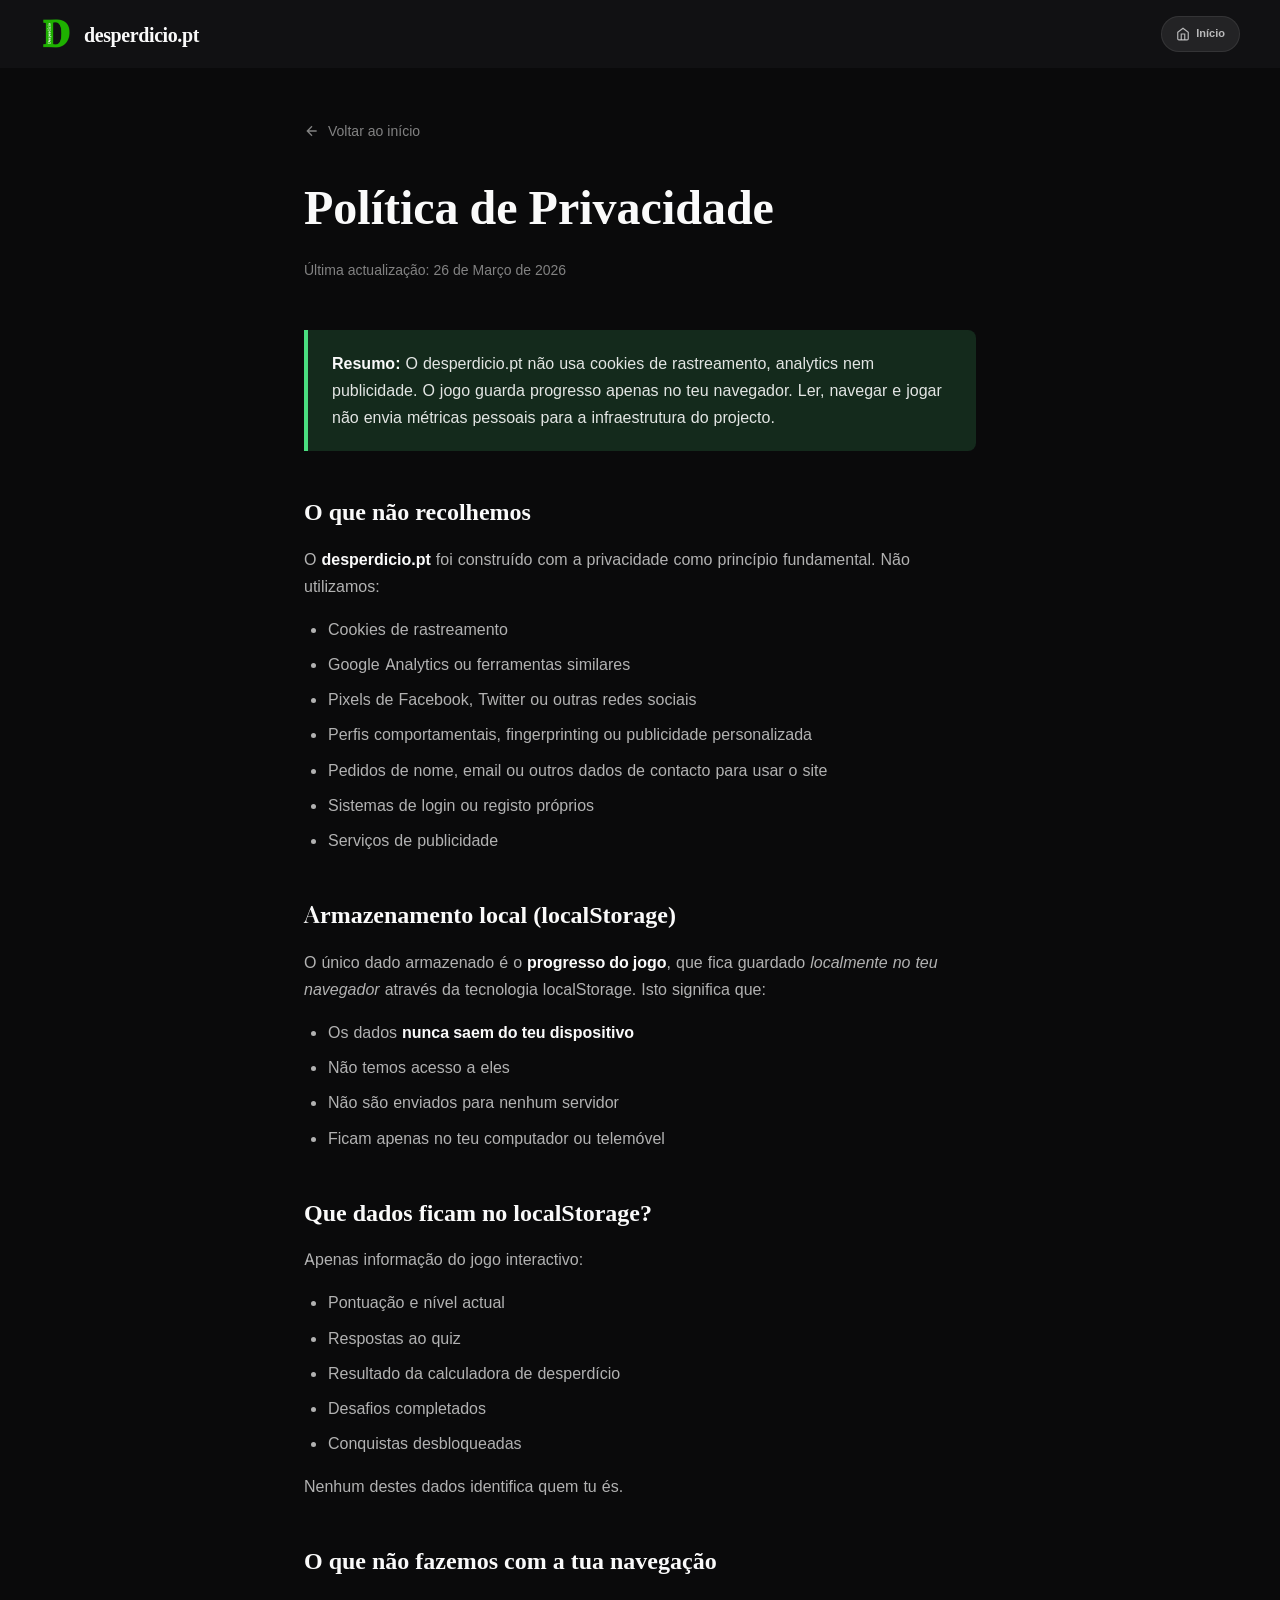
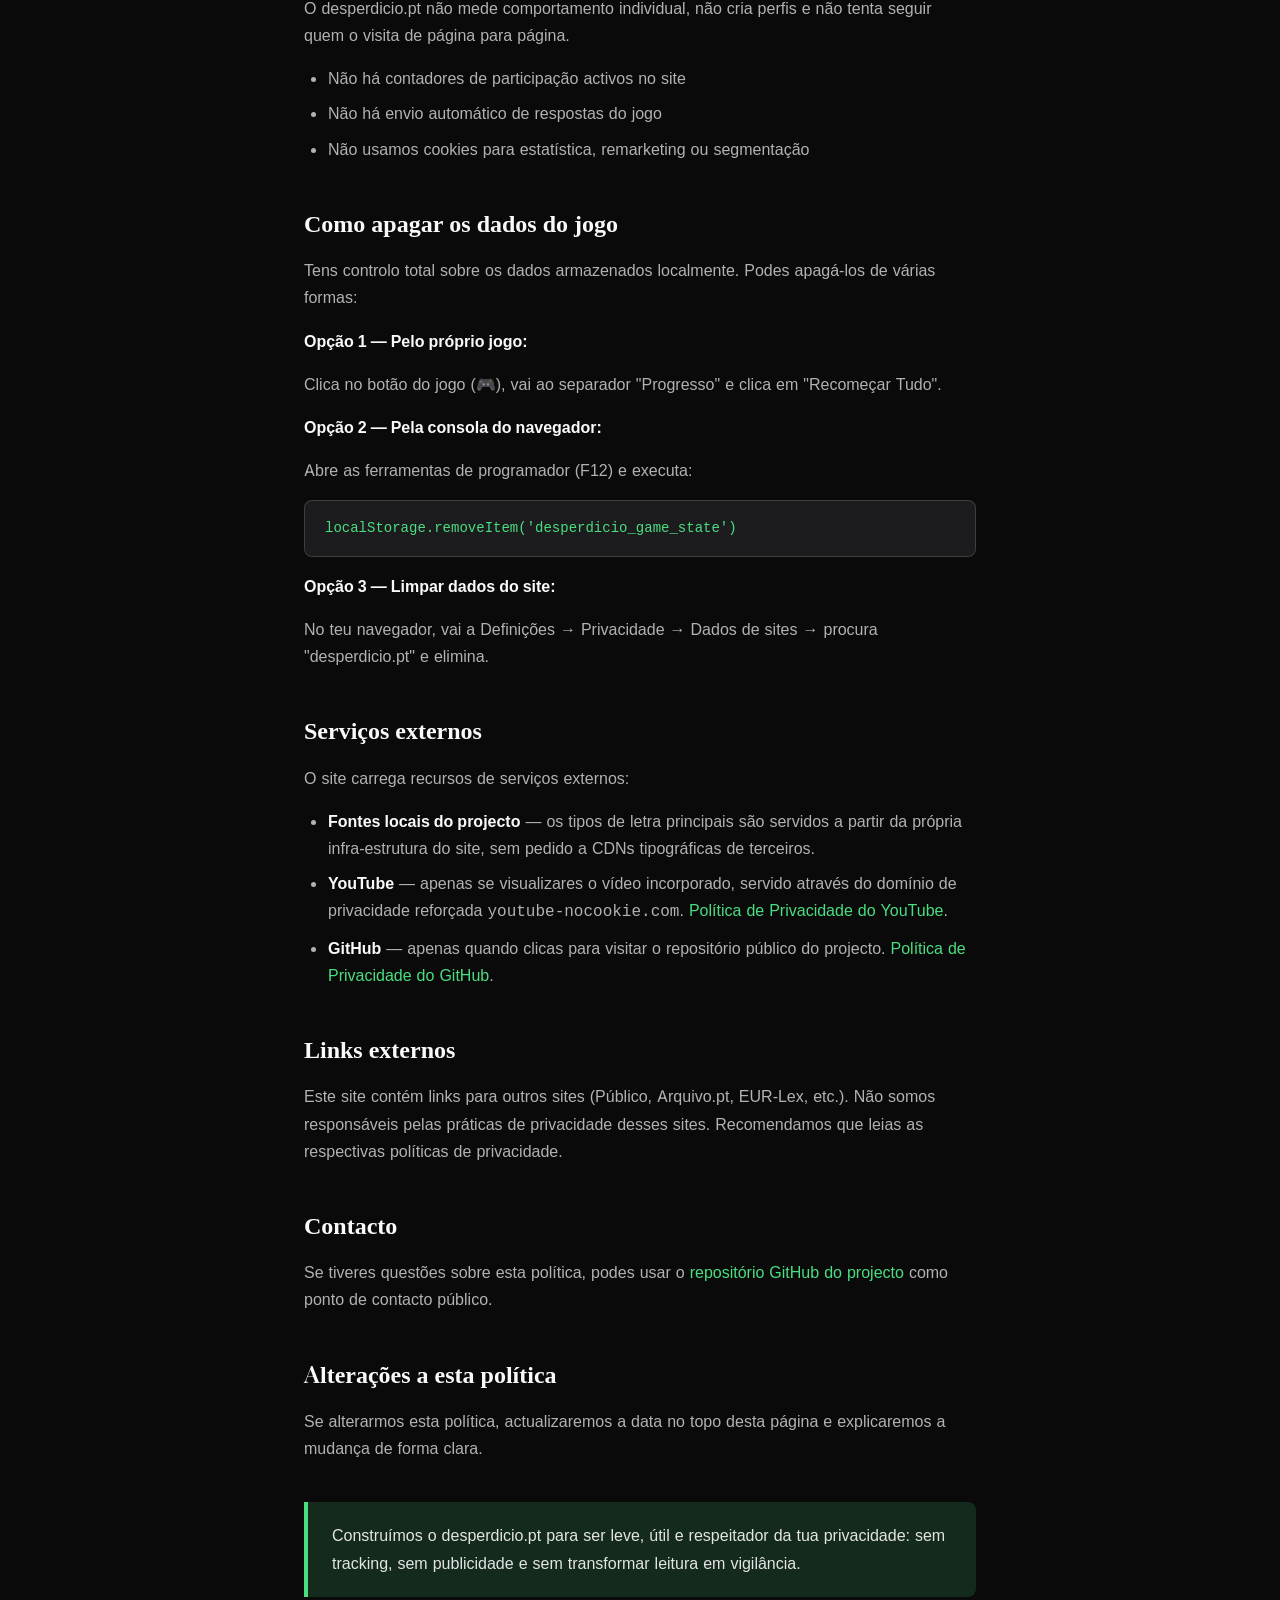
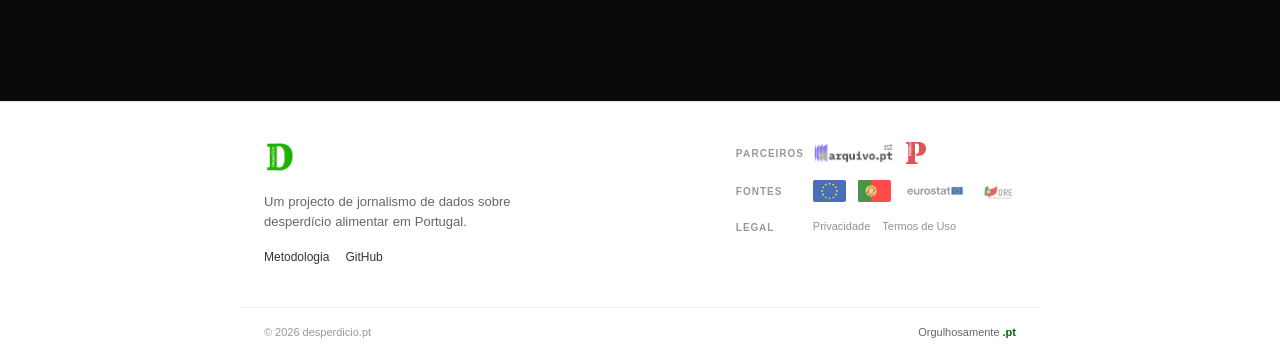
<file: privacidade.html>
<!DOCTYPE html>
<html lang="pt-PT">
<head>
  <meta charset="utf-8">
  <meta name="viewport" content="width=device-width, initial-scale=1, viewport-fit=cover">
  <script>
    if (location.protocol === "http:" && /(^|\.)desperdicio\.pt$/.test(location.hostname)) {
      location.replace("https://" + location.host + location.pathname + location.search + location.hash);
    }
  </script>
  <noscript>
    <meta http-equiv="refresh" content="0; url=https://desperdicio.pt/privacidade.html">
  </noscript>

  <!-- Primary Meta Tags -->
  <title>Política de Privacidade - desperdicio.pt</title>
  <meta name="title" content="Política de Privacidade - desperdicio.pt">
  <meta name="description" content="Política de privacidade do desperdicio.pt - sem cookies de rastreamento, sem analytics e sem envio automático de dados pessoais.">
  <meta name="robots" content="index, follow">

  <!-- Canonical URL -->
  <link rel="canonical" href="https://desperdicio.pt/privacidade.html">
  <link rel="alternate" type="text/plain" href="https://desperdicio.pt/llms.txt" title="LLM-readable site guide">

  <!-- Open Graph / Facebook -->
  <meta property="og:type" content="website">
  <meta property="og:url" content="https://desperdicio.pt/privacidade.html">
  <meta property="og:title" content="Política de Privacidade - desperdicio.pt">
  <meta property="og:description" content="Política de privacidade do desperdicio.pt - sem cookies de rastreamento, sem analytics e sem envio automático de dados pessoais.">
  <meta property="og:image" content="https://desperdicio.pt/assets/img/desperdicio.pt.png">
  <meta property="og:locale" content="pt_PT">
  <meta property="og:site_name" content="desperdicio.pt">

  <!-- Twitter -->
  <meta name="twitter:card" content="summary">
  <meta name="twitter:title" content="Política de Privacidade - desperdicio.pt">
  <meta name="twitter:description" content="Política de privacidade do desperdicio.pt - sem tracking e sem envio automático de dados pessoais.">

  <!-- Theme -->
  <meta name="theme-color" content="#0a0a0b">
  <meta name="color-scheme" content="dark">
  <link rel="icon" type="image/png" href="assets/img/desperdicio.pt.png">
  <link rel="preload" href="assets/fonts/inter-latin-ext.woff2" as="font" type="font/woff2" crossorigin>
  <link rel="preload" href="assets/fonts/playfair-display-latin-ext.woff2" as="font" type="font/woff2" crossorigin>
  <script type="application/ld+json">
  {
    "@context": "https://schema.org",
    "@type": "WebPage",
    "name": "Política de Privacidade - desperdicio.pt",
    "url": "https://desperdicio.pt/privacidade.html",
    "description": "Política de privacidade do desperdicio.pt, com recolha minimizada, sem tracking e sem analytics.",
    "inLanguage": "pt-PT",
    "isPartOf": {
      "@type": "WebSite",
      "name": "desperdicio.pt",
      "url": "https://desperdicio.pt/"
    }
  }
  </script>

  <link rel="stylesheet" href="assets/css/fonts.css">
  <link rel="stylesheet" href="assets/css/styles.css">
  <style>
    .legal-page {
      max-width: 720px;
      margin: 0 auto;
      padding: 120px 24px 80px;
    }
    .legal-header {
      margin-bottom: 48px;
    }
    .legal-title {
      font-family: var(--serif);
      font-size: clamp(32px, 5vw, 48px);
      font-weight: 600;
      color: var(--white);
      margin-bottom: 16px;
    }
    .legal-updated {
      font-size: 14px;
      color: var(--white-50);
    }
    .legal-content h2 {
      font-family: var(--serif);
      font-size: 24px;
      font-weight: 600;
      color: var(--white);
      margin: 40px 0 16px;
    }
    .legal-content h2:first-child {
      margin-top: 0;
    }
    .legal-content p {
      font-size: 16px;
      line-height: 1.7;
      color: var(--white-70);
      margin-bottom: 16px;
    }
    .legal-content ul {
      margin: 16px 0;
      padding-left: 24px;
    }
    .legal-content li {
      font-size: 16px;
      line-height: 1.7;
      color: var(--white-70);
      margin-bottom: 8px;
    }
    .legal-content strong {
      color: var(--white);
    }
    .legal-content a {
      color: var(--accent);
      text-decoration: none;
    }
    .legal-content a:hover {
      text-decoration: underline;
    }
    .highlight-box {
      background: var(--accent-dim);
      border-left: 4px solid var(--accent);
      padding: 20px 24px;
      border-radius: 0 8px 8px 0;
      margin: 24px 0;
    }
    .highlight-box p {
      color: var(--white-90);
      margin: 0;
    }
    .code-block {
      background: var(--dark3);
      border: 1px solid var(--white-15);
      border-radius: 8px;
      padding: 16px 20px;
      margin: 16px 0;
      font-family: 'SF Mono', Monaco, 'Courier New', monospace;
      font-size: 14px;
      color: var(--accent);
      overflow-x: auto;
    }
    .back-link {
      display: inline-flex;
      align-items: center;
      gap: 8px;
      color: var(--white-50);
      text-decoration: none;
      font-size: 14px;
      margin-bottom: 24px;
      transition: color 0.2s ease;
    }
    .back-link:hover {
      color: var(--accent);
    }
  </style>
</head>
<body>
  <a href="#main-content" class="skip-link">Saltar para o conteúdo</a>
  <!-- Navigation -->
  <nav class="nav" id="nav" style="background: var(--dark);" aria-label="Navegação principal">
    <a href="/" class="nav-brand" aria-label="Voltar ao início">
      <div class="nav-logo">
        <img src="assets/img/desperdicio.pt.png" alt="desperdicio.pt" height="28">
      </div>
      <span class="nav-title">desperdicio.pt</span>
    </a>
    <div class="nav-badges">
      <a href="/" class="nav-badge">
        <svg width="14" height="14" viewBox="0 0 24 24" fill="none" stroke="currentColor" stroke-width="2" aria-hidden="true" focusable="false">
          <path d="M3 9l9-7 9 7v11a2 2 0 0 1-2 2H5a2 2 0 0 1-2-2z"/><polyline points="9 22 9 12 15 12 15 22"/>
        </svg>
        Início
      </a>
    </div>
  </nav>

  <main class="legal-page" id="main-content" tabindex="-1">
    <a href="/" class="back-link">
      <svg width="16" height="16" viewBox="0 0 24 24" fill="none" stroke="currentColor" stroke-width="2" aria-hidden="true" focusable="false">
        <path d="M19 12H5M12 19l-7-7 7-7"/>
      </svg>
      Voltar ao início
    </a>

    <header class="legal-header">
      <h1 class="legal-title">Política de Privacidade</h1>
      <p class="legal-updated">Última actualização: 26 de Março de 2026</p>
    </header>

    <div class="legal-content">
      <div class="highlight-box">
        <p><strong>Resumo:</strong> O desperdicio.pt não usa cookies de rastreamento, analytics nem publicidade. O jogo guarda progresso apenas no teu navegador. Ler, navegar e jogar não envia métricas pessoais para a infraestrutura do projecto.</p>
      </div>

      <h2>O que não recolhemos</h2>
      <p>O <strong>desperdicio.pt</strong> foi construído com a privacidade como princípio fundamental. Não utilizamos:</p>
      <ul>
        <li>Cookies de rastreamento</li>
        <li>Google Analytics ou ferramentas similares</li>
        <li>Pixels de Facebook, Twitter ou outras redes sociais</li>
        <li>Perfis comportamentais, fingerprinting ou publicidade personalizada</li>
        <li>Pedidos de nome, email ou outros dados de contacto para usar o site</li>
        <li>Sistemas de login ou registo próprios</li>
        <li>Serviços de publicidade</li>
      </ul>

      <h2>Armazenamento local (localStorage)</h2>
      <p>O único dado armazenado é o <strong>progresso do jogo</strong>, que fica guardado <em>localmente no teu navegador</em> através da tecnologia localStorage. Isto significa que:</p>
      <ul>
        <li>Os dados <strong>nunca saem do teu dispositivo</strong></li>
        <li>Não temos acesso a eles</li>
        <li>Não são enviados para nenhum servidor</li>
        <li>Ficam apenas no teu computador ou telemóvel</li>
      </ul>

      <h2>Que dados ficam no localStorage?</h2>
      <p>Apenas informação do jogo interactivo:</p>
      <ul>
        <li>Pontuação e nível actual</li>
        <li>Respostas ao quiz</li>
        <li>Resultado da calculadora de desperdício</li>
        <li>Desafios completados</li>
        <li>Conquistas desbloqueadas</li>
      </ul>
      <p>Nenhum destes dados identifica quem tu és.</p>

      <h2>O que não fazemos com a tua navegação</h2>
      <p>O desperdicio.pt não mede comportamento individual, não cria perfis e não tenta seguir quem o visita de página para página.</p>
      <ul>
        <li>Não há contadores de participação activos no site</li>
        <li>Não há envio automático de respostas do jogo</li>
        <li>Não usamos cookies para estatística, remarketing ou segmentação</li>
      </ul>

      <h2>Como apagar os dados do jogo</h2>
      <p>Tens controlo total sobre os dados armazenados localmente. Podes apagá-los de várias formas:</p>

      <p><strong>Opção 1 — Pelo próprio jogo:</strong></p>
      <p>Clica no botão do jogo (🎮), vai ao separador "Progresso" e clica em "Recomeçar Tudo".</p>

      <p><strong>Opção 2 — Pela consola do navegador:</strong></p>
      <p>Abre as ferramentas de programador (F12) e executa:</p>
      <div class="code-block">localStorage.removeItem('desperdicio_game_state')</div>

      <p><strong>Opção 3 — Limpar dados do site:</strong></p>
      <p>No teu navegador, vai a Definições → Privacidade → Dados de sites → procura "desperdicio.pt" e elimina.</p>

      <h2>Serviços externos</h2>
      <p>O site carrega recursos de serviços externos:</p>
      <ul>
        <li><strong>Fontes locais do projecto</strong> — os tipos de letra principais são servidos a partir da própria infra-estrutura do site, sem pedido a CDNs tipográficas de terceiros.</li>
        <li><strong>YouTube</strong> — apenas se visualizares o vídeo incorporado, servido através do domínio de privacidade reforçada <code>youtube-nocookie.com</code>. <a href="https://policies.google.com/privacy" target="_blank" rel="noopener noreferrer">Política de Privacidade do YouTube</a>.</li>
        <li><strong>GitHub</strong> — apenas quando clicas para visitar o repositório público do projecto. <a href="https://docs.github.com/en/site-policy/privacy-policies/github-general-privacy-statement" target="_blank" rel="noopener noreferrer">Política de Privacidade do GitHub</a>.</li>
      </ul>

      <h2>Links externos</h2>
      <p>Este site contém links para outros sites (Público, Arquivo.pt, EUR-Lex, etc.). Não somos responsáveis pelas práticas de privacidade desses sites. Recomendamos que leias as respectivas políticas de privacidade.</p>

      <h2>Contacto</h2>
      <p>Se tiveres questões sobre esta política, podes usar o <a href="https://github.com/ezefranca/desperdicio.pt" target="_blank" rel="noopener noreferrer">repositório GitHub do projecto</a> como ponto de contacto público.</p>

      <h2>Alterações a esta política</h2>
      <p>Se alterarmos esta política, actualizaremos a data no topo desta página e explicaremos a mudança de forma clara.</p>

      <div class="highlight-box" style="margin-top: 40px;">
        <p>Construímos o desperdicio.pt para ser leve, útil e respeitador da tua privacidade: sem tracking, sem publicidade e sem transformar leitura em vigilância.</p>
      </div>
    </div>
  </main>

  <!-- Footer -->
  <footer class="site-footer">
    <div class="site-footer-inner">
      <div class="site-footer-brand">
        <img src="assets/img/desperdicio.pt.png" alt="desperdicio.pt" class="site-footer-logo">
        <p>Um projecto de jornalismo de dados sobre desperdício alimentar em Portugal.</p>
        <nav class="site-footer-nav" aria-label="Navegação de rodapé">
          <a href="metodologia/">Metodologia</a>
          <a href="https://github.com/ezefranca/desperdicio.pt" target="_blank" rel="noopener noreferrer">GitHub</a>
        </nav>
      </div>
      <div class="site-footer-credits">
        <div class="site-footer-row">
          <span class="site-footer-label">Parceiros</span>
          <a href="https://arquivo.pt" target="_blank" rel="noopener noreferrer"><img src="assets/img/logo_arquivo.png" alt="Arquivo.pt"></a>
          <a href="https://publico.pt" target="_blank" rel="noopener noreferrer"><img src="assets/img/logo_publico.svg" alt="Público"></a>
        </div>
        <div class="site-footer-row">
          <span class="site-footer-label">Fontes</span>
          <a href="https://www.europarl.europa.eu" target="_blank" rel="noopener noreferrer"><img src="assets/img/flag_eu.svg" alt="UE" class="site-footer-flag"></a>
          <a href="https://www.parlamento.pt" target="_blank" rel="noopener noreferrer"><img src="assets/img/flag_pt.svg" alt="PT" class="site-footer-flag"></a>
          <a href="https://ec.europa.eu/eurostat" target="_blank" rel="noopener noreferrer"><img src="assets/img/logo_eurostat.png" alt="Eurostat" class="site-footer-logo-sm"></a>
          <a href="https://dre.pt" target="_blank" rel="noopener noreferrer"><img src="assets/img/logo_dre.png" alt="DRE" class="site-footer-logo-sm"></a>
        </div>
        <div class="site-footer-row">
          <span class="site-footer-label">Legal</span>
          <a href="privacidade.html">Privacidade</a>
          <a href="termos.html">Termos de Uso</a>
        </div>
      </div>
    </div>
    <div class="site-footer-bottom">
      <span>© 2026 desperdicio.pt</span>
      <a href="https://www.dns.pt" target="_blank" rel="noopener noreferrer">Orgulhosamente <strong>.pt</strong></a>
    </div>
  </footer>
</body>
</html>
</file>
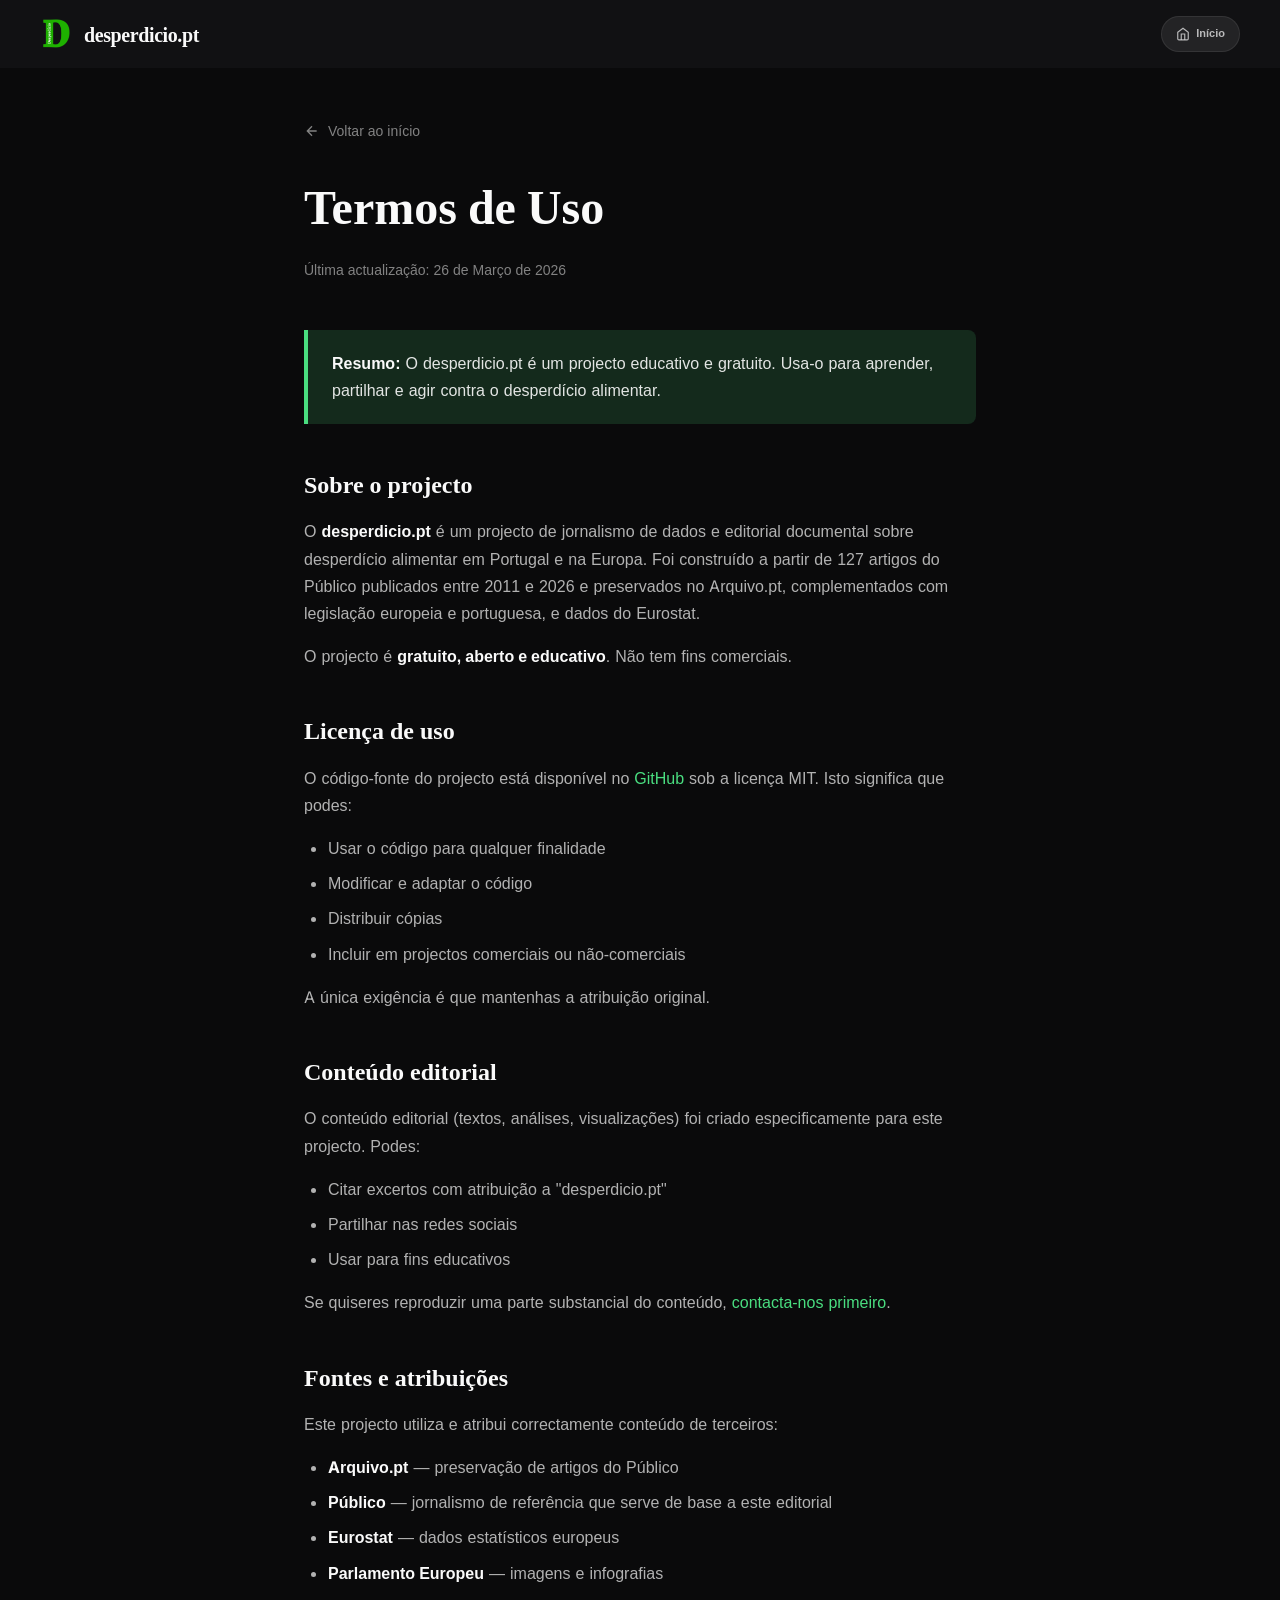
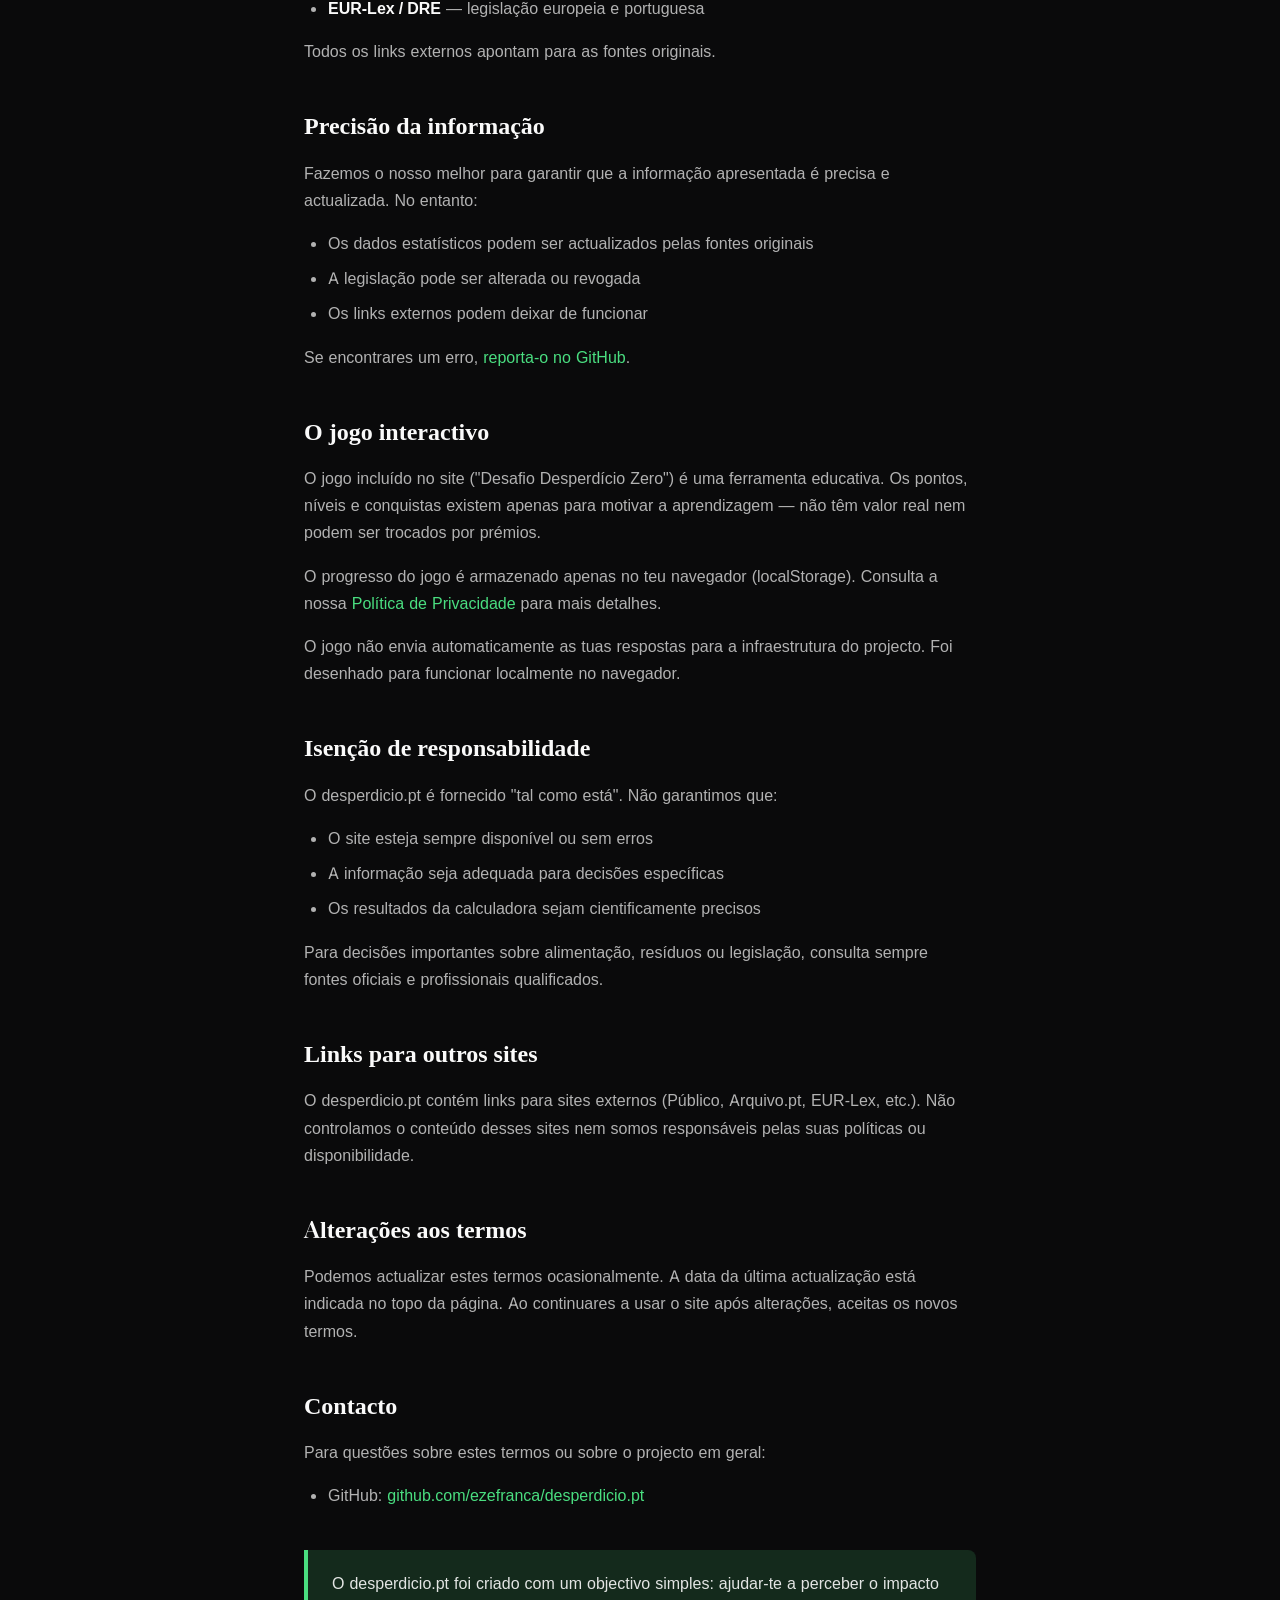
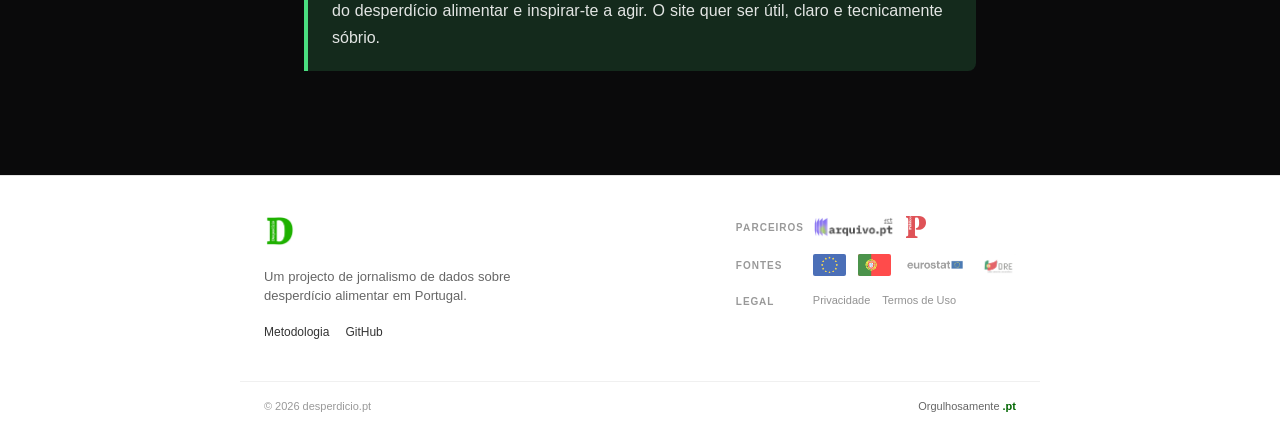
<file: termos.html>
<!DOCTYPE html>
<html lang="pt-PT">
<head>
  <meta charset="utf-8">
  <meta name="viewport" content="width=device-width, initial-scale=1, viewport-fit=cover">
  <script>
    if (location.protocol === "http:" && /(^|\.)desperdicio\.pt$/.test(location.hostname)) {
      location.replace("https://" + location.host + location.pathname + location.search + location.hash);
    }
  </script>
  <noscript>
    <meta http-equiv="refresh" content="0; url=https://desperdicio.pt/termos.html">
  </noscript>

  <!-- Primary Meta Tags -->
  <title>Termos de Uso - desperdicio.pt</title>
  <meta name="title" content="Termos de Uso - desperdicio.pt">
  <meta name="description" content="Termos de uso do desperdicio.pt - um projecto educativo e gratuito sobre desperdício alimentar em Portugal.">
  <meta name="robots" content="index, follow">

  <!-- Canonical URL -->
  <link rel="canonical" href="https://desperdicio.pt/termos.html">
  <link rel="alternate" type="text/plain" href="https://desperdicio.pt/llms.txt" title="LLM-readable site guide">

  <!-- Open Graph / Facebook -->
  <meta property="og:type" content="website">
  <meta property="og:url" content="https://desperdicio.pt/termos.html">
  <meta property="og:title" content="Termos de Uso - desperdicio.pt">
  <meta property="og:description" content="Termos de uso do desperdicio.pt - um projecto educativo e gratuito sobre desperdício alimentar em Portugal.">
  <meta property="og:image" content="https://desperdicio.pt/assets/img/desperdicio.pt.png">
  <meta property="og:locale" content="pt_PT">
  <meta property="og:site_name" content="desperdicio.pt">

  <!-- Twitter -->
  <meta name="twitter:card" content="summary">
  <meta name="twitter:title" content="Termos de Uso - desperdicio.pt">
  <meta name="twitter:description" content="Termos de uso do desperdicio.pt - um projecto educativo sobre desperdício alimentar.">

  <!-- Theme -->
  <meta name="theme-color" content="#0a0a0b">
  <meta name="color-scheme" content="dark">
  <link rel="icon" type="image/png" href="assets/img/desperdicio.pt.png">
  <link rel="preload" href="assets/fonts/inter-latin-ext.woff2" as="font" type="font/woff2" crossorigin>
  <link rel="preload" href="assets/fonts/playfair-display-latin-ext.woff2" as="font" type="font/woff2" crossorigin>
  <script type="application/ld+json">
  {
    "@context": "https://schema.org",
    "@type": "WebPage",
    "name": "Termos de Uso - desperdicio.pt",
    "url": "https://desperdicio.pt/termos.html",
    "description": "Termos de uso do desperdicio.pt, projecto editorial e documental sobre desperdício alimentar em Portugal.",
    "inLanguage": "pt-PT",
    "isPartOf": {
      "@type": "WebSite",
      "name": "desperdicio.pt",
      "url": "https://desperdicio.pt/"
    }
  }
  </script>

  <link rel="stylesheet" href="assets/css/fonts.css">
  <link rel="stylesheet" href="assets/css/styles.css">
  <style>
    .legal-page {
      max-width: 720px;
      margin: 0 auto;
      padding: 120px 24px 80px;
    }
    .legal-header {
      margin-bottom: 48px;
    }
    .legal-title {
      font-family: var(--serif);
      font-size: clamp(32px, 5vw, 48px);
      font-weight: 600;
      color: var(--white);
      margin-bottom: 16px;
    }
    .legal-updated {
      font-size: 14px;
      color: var(--white-50);
    }
    .legal-content h2 {
      font-family: var(--serif);
      font-size: 24px;
      font-weight: 600;
      color: var(--white);
      margin: 40px 0 16px;
    }
    .legal-content h2:first-child {
      margin-top: 0;
    }
    .legal-content p {
      font-size: 16px;
      line-height: 1.7;
      color: var(--white-70);
      margin-bottom: 16px;
    }
    .legal-content ul {
      margin: 16px 0;
      padding-left: 24px;
    }
    .legal-content li {
      font-size: 16px;
      line-height: 1.7;
      color: var(--white-70);
      margin-bottom: 8px;
    }
    .legal-content strong {
      color: var(--white);
    }
    .legal-content a {
      color: var(--accent);
      text-decoration: none;
    }
    .legal-content a:hover {
      text-decoration: underline;
    }
    .highlight-box {
      background: var(--accent-dim);
      border-left: 4px solid var(--accent);
      padding: 20px 24px;
      border-radius: 0 8px 8px 0;
      margin: 24px 0;
    }
    .highlight-box p {
      color: var(--white-90);
      margin: 0;
    }
    .back-link {
      display: inline-flex;
      align-items: center;
      gap: 8px;
      color: var(--white-50);
      text-decoration: none;
      font-size: 14px;
      margin-bottom: 24px;
      transition: color 0.2s ease;
    }
    .back-link:hover {
      color: var(--accent);
    }
  </style>
</head>
<body>
  <a href="#main-content" class="skip-link">Saltar para o conteúdo</a>
  <!-- Navigation -->
  <nav class="nav" id="nav" style="background: var(--dark);" aria-label="Navegação principal">
    <a href="/" class="nav-brand" aria-label="Voltar ao início">
      <div class="nav-logo">
        <img src="assets/img/desperdicio.pt.png" alt="desperdicio.pt" height="28">
      </div>
      <span class="nav-title">desperdicio.pt</span>
    </a>
    <div class="nav-badges">
      <a href="/" class="nav-badge">
        <svg width="14" height="14" viewBox="0 0 24 24" fill="none" stroke="currentColor" stroke-width="2" aria-hidden="true" focusable="false">
          <path d="M3 9l9-7 9 7v11a2 2 0 0 1-2 2H5a2 2 0 0 1-2-2z"/><polyline points="9 22 9 12 15 12 15 22"/>
        </svg>
        Início
      </a>
    </div>
  </nav>

  <main class="legal-page" id="main-content" tabindex="-1">
    <a href="/" class="back-link">
      <svg width="16" height="16" viewBox="0 0 24 24" fill="none" stroke="currentColor" stroke-width="2" aria-hidden="true" focusable="false">
        <path d="M19 12H5M12 19l-7-7 7-7"/>
      </svg>
      Voltar ao início
    </a>

    <header class="legal-header">
      <h1 class="legal-title">Termos de Uso</h1>
      <p class="legal-updated">Última actualização: 26 de Março de 2026</p>
    </header>

    <div class="legal-content">
      <div class="highlight-box">
        <p><strong>Resumo:</strong> O desperdicio.pt é um projecto educativo e gratuito. Usa-o para aprender, partilhar e agir contra o desperdício alimentar.</p>
      </div>

      <h2>Sobre o projecto</h2>
      <p>O <strong>desperdicio.pt</strong> é um projecto de jornalismo de dados e editorial documental sobre desperdício alimentar em Portugal e na Europa. Foi construído a partir de 127 artigos do Público publicados entre 2011 e 2026 e preservados no Arquivo.pt, complementados com legislação europeia e portuguesa, e dados do Eurostat.</p>
      <p>O projecto é <strong>gratuito, aberto e educativo</strong>. Não tem fins comerciais.</p>

      <h2>Licença de uso</h2>
      <p>O código-fonte do projecto está disponível no <a href="https://github.com/ezefranca/desperdicio.pt" target="_blank" rel="noopener noreferrer">GitHub</a> sob a licença MIT. Isto significa que podes:</p>
      <ul>
        <li>Usar o código para qualquer finalidade</li>
        <li>Modificar e adaptar o código</li>
        <li>Distribuir cópias</li>
        <li>Incluir em projectos comerciais ou não-comerciais</li>
      </ul>
      <p>A única exigência é que mantenhas a atribuição original.</p>

      <h2>Conteúdo editorial</h2>
      <p>O conteúdo editorial (textos, análises, visualizações) foi criado especificamente para este projecto. Podes:</p>
      <ul>
        <li>Citar excertos com atribuição a "desperdicio.pt"</li>
        <li>Partilhar nas redes sociais</li>
        <li>Usar para fins educativos</li>
      </ul>
      <p>Se quiseres reproduzir uma parte substancial do conteúdo, <a href="https://github.com/ezefranca/desperdicio.pt/issues" target="_blank" rel="noopener noreferrer">contacta-nos primeiro</a>.</p>

      <h2>Fontes e atribuições</h2>
      <p>Este projecto utiliza e atribui correctamente conteúdo de terceiros:</p>
      <ul>
        <li><strong>Arquivo.pt</strong> — preservação de artigos do Público</li>
        <li><strong>Público</strong> — jornalismo de referência que serve de base a este editorial</li>
        <li><strong>Eurostat</strong> — dados estatísticos europeus</li>
        <li><strong>Parlamento Europeu</strong> — imagens e infografias</li>
        <li><strong>EUR-Lex / DRE</strong> — legislação europeia e portuguesa</li>
      </ul>
      <p>Todos os links externos apontam para as fontes originais.</p>

      <h2>Precisão da informação</h2>
      <p>Fazemos o nosso melhor para garantir que a informação apresentada é precisa e actualizada. No entanto:</p>
      <ul>
        <li>Os dados estatísticos podem ser actualizados pelas fontes originais</li>
        <li>A legislação pode ser alterada ou revogada</li>
        <li>Os links externos podem deixar de funcionar</li>
      </ul>
      <p>Se encontrares um erro, <a href="https://github.com/ezefranca/desperdicio.pt/issues" target="_blank" rel="noopener noreferrer">reporta-o no GitHub</a>.</p>

      <h2>O jogo interactivo</h2>
      <p>O jogo incluído no site ("Desafio Desperdício Zero") é uma ferramenta educativa. Os pontos, níveis e conquistas existem apenas para motivar a aprendizagem — não têm valor real nem podem ser trocados por prémios.</p>
      <p>O progresso do jogo é armazenado apenas no teu navegador (localStorage). Consulta a nossa <a href="privacidade.html">Política de Privacidade</a> para mais detalhes.</p>
      <p>O jogo não envia automaticamente as tuas respostas para a infraestrutura do projecto. Foi desenhado para funcionar localmente no navegador.</p>

      <h2>Isenção de responsabilidade</h2>
      <p>O desperdicio.pt é fornecido "tal como está". Não garantimos que:</p>
      <ul>
        <li>O site esteja sempre disponível ou sem erros</li>
        <li>A informação seja adequada para decisões específicas</li>
        <li>Os resultados da calculadora sejam cientificamente precisos</li>
      </ul>
      <p>Para decisões importantes sobre alimentação, resíduos ou legislação, consulta sempre fontes oficiais e profissionais qualificados.</p>

      <h2>Links para outros sites</h2>
      <p>O desperdicio.pt contém links para sites externos (Público, Arquivo.pt, EUR-Lex, etc.). Não controlamos o conteúdo desses sites nem somos responsáveis pelas suas políticas ou disponibilidade.</p>

      <h2>Alterações aos termos</h2>
      <p>Podemos actualizar estes termos ocasionalmente. A data da última actualização está indicada no topo da página. Ao continuares a usar o site após alterações, aceitas os novos termos.</p>

      <h2>Contacto</h2>
      <p>Para questões sobre estes termos ou sobre o projecto em geral:</p>
      <ul>
        <li>GitHub: <a href="https://github.com/ezefranca/desperdicio.pt/issues" target="_blank" rel="noopener noreferrer">github.com/ezefranca/desperdicio.pt</a></li>
      </ul>

      <div class="highlight-box" style="margin-top: 40px;">
        <p>O desperdicio.pt foi criado com um objectivo simples: ajudar-te a perceber o impacto do desperdício alimentar e inspirar-te a agir. O site quer ser útil, claro e tecnicamente sóbrio.</p>
      </div>
    </div>
  </main>

  <!-- Footer -->
  <footer class="site-footer">
    <div class="site-footer-inner">
      <div class="site-footer-brand">
        <img src="assets/img/desperdicio.pt.png" alt="desperdicio.pt" class="site-footer-logo">
        <p>Um projecto de jornalismo de dados sobre desperdício alimentar em Portugal.</p>
        <nav class="site-footer-nav" aria-label="Navegação de rodapé">
          <a href="metodologia/">Metodologia</a>
          <a href="https://github.com/ezefranca/desperdicio.pt" target="_blank" rel="noopener noreferrer">GitHub</a>
        </nav>
      </div>
      <div class="site-footer-credits">
        <div class="site-footer-row">
          <span class="site-footer-label">Parceiros</span>
          <a href="https://arquivo.pt" target="_blank" rel="noopener noreferrer"><img src="assets/img/logo_arquivo.png" alt="Arquivo.pt"></a>
          <a href="https://publico.pt" target="_blank" rel="noopener noreferrer"><img src="assets/img/logo_publico.svg" alt="Público"></a>
        </div>
        <div class="site-footer-row">
          <span class="site-footer-label">Fontes</span>
          <a href="https://www.europarl.europa.eu" target="_blank" rel="noopener noreferrer"><img src="assets/img/flag_eu.svg" alt="UE" class="site-footer-flag"></a>
          <a href="https://www.parlamento.pt" target="_blank" rel="noopener noreferrer"><img src="assets/img/flag_pt.svg" alt="PT" class="site-footer-flag"></a>
          <a href="https://ec.europa.eu/eurostat" target="_blank" rel="noopener noreferrer"><img src="assets/img/logo_eurostat.png" alt="Eurostat" class="site-footer-logo-sm"></a>
          <a href="https://dre.pt" target="_blank" rel="noopener noreferrer"><img src="assets/img/logo_dre.png" alt="DRE" class="site-footer-logo-sm"></a>
        </div>
        <div class="site-footer-row">
          <span class="site-footer-label">Legal</span>
          <a href="privacidade.html">Privacidade</a>
          <a href="termos.html">Termos de Uso</a>
        </div>
      </div>
    </div>
    <div class="site-footer-bottom">
      <span>© 2026 desperdicio.pt</span>
      <a href="https://www.dns.pt" target="_blank" rel="noopener noreferrer">Orgulhosamente <strong>.pt</strong></a>
    </div>
  </footer>
</body>
</html>
</file>
<file: assets/css/fonts.css>
@font-face {
  font-family: 'Inter';
  font-style: normal;
  font-weight: 300 700;
  font-display: swap;
  src: url('../fonts/inter-latin-ext.woff2') format('woff2');
}

@font-face {
  font-family: 'Playfair Display';
  font-style: normal;
  font-weight: 400 800;
  font-display: swap;
  src: url('../fonts/playfair-display-latin-ext.woff2') format('woff2');
}

@font-face {
  font-family: 'Playfair Display';
  font-style: italic;
  font-weight: 400 500;
  font-display: swap;
  src: url('../fonts/playfair-display-italic-latin-ext.woff2') format('woff2');
}

@font-face {
  font-family: 'JetBrains Mono';
  font-style: normal;
  font-weight: 400 500;
  font-display: swap;
  src: url('../fonts/jetbrains-mono-latin-ext.woff2') format('woff2');
}
</file>
<file: assets/css/styles.css>
/* DesPerdício - Editorial Documentary Project Styles */

:root {
  --black: #0a0a0b;
  --dark: #111113;
  --dark2: #161618;
  --dark3: #1c1c1f;
  --white: #fafafa;
  --white-95: rgba(250,250,250,0.95);
  --white-90: rgba(250,250,250,0.9);
  --white-70: rgba(250,250,250,0.7);
  --white-50: rgba(250,250,250,0.5);
  --white-30: rgba(250,250,250,0.3);
  --white-20: rgba(250,250,250,0.2);
  --white-15: rgba(250,250,250,0.15);
  --white-10: rgba(250,250,250,0.1);
  --white-08: rgba(250,250,250,0.08);
  --white-04: rgba(250,250,250,0.04);

  --accent: #4ade80;
  --accent-dim: rgba(74,222,128,0.15);
  --accent-bright: #22c55e;
  --pt-green: #006600;
  --pt-red: #ff0000;
  --eu-blue: #003399;
  --eu-gold: #ffcc00;
  --publico-red: #d00000;
  --ods-gold: #bf8b2e;
  --warning: #f59e0b;
  --danger: #ef4444;

  --serif: 'Playfair Display', Georgia, 'Times New Roman', serif;
  --sans: 'Inter', -apple-system, BlinkMacSystemFont, 'SF Pro Text', sans-serif;

  --ease-out-expo: cubic-bezier(0.16, 1, 0.3, 1);
  --ease-out-quart: cubic-bezier(0.25, 1, 0.5, 1);
}

* { margin: 0; padding: 0; box-sizing: border-box; }

html {
  scroll-behavior: smooth;
  -webkit-font-smoothing: antialiased;
  -moz-osx-font-smoothing: grayscale;
}

@media (prefers-reduced-motion: reduce) {
  html {
    scroll-behavior: auto;
  }

  *, *::before, *::after {
    animation-duration: 0.01ms !important;
    animation-iteration-count: 1 !important;
    transition-duration: 0.01ms !important;
    scroll-behavior: auto !important;
  }
}

body {
  background: var(--black);
  color: var(--white);
  font-family: var(--sans);
  line-height: 1.6;
  overflow-x: hidden;
}

.skip-link {
  position: absolute;
  top: 12px;
  left: 12px;
  z-index: 2000;
  padding: 10px 14px;
  border-radius: 999px;
  background: var(--white);
  color: var(--black);
  text-decoration: none;
  font-size: 13px;
  font-weight: 700;
  transform: translateY(-160%);
  transition: transform 0.2s ease;
}

.skip-link:focus {
  transform: translateY(0);
}

a:focus-visible,
button:focus-visible,
input:focus-visible,
summary:focus-visible,
[tabindex]:focus-visible {
  outline: 2px solid var(--accent);
  outline-offset: 3px;
  box-shadow: 0 0 0 4px rgba(74, 222, 128, 0.18);
}

::selection {
  background: var(--accent);
  color: var(--black);
}

a { color: inherit; }

/* ========== NAVIGATION ========== */
.nav {
  position: fixed;
  top: 0;
  left: 0;
  right: 0;
  z-index: 1000;
  padding: 16px 40px;
  display: flex;
  justify-content: space-between;
  align-items: center;
  background: transparent;
  transition: all 0.5s var(--ease-out-expo);
}

.nav.scrolled {
  background: rgba(10,10,11,0.95);
  backdrop-filter: blur(20px);
  -webkit-backdrop-filter: blur(20px);
  border-bottom: 1px solid var(--white-08);
}

.nav-brand {
  display: flex;
  align-items: center;
  gap: 12px;
  text-decoration: none;
}

.nav-logo {
  display: flex;
  align-items: center;
}

.nav-logo img {
  height: 32px;
  width: auto;
}

.nav-title {
  font-family: var(--serif);
  font-size: 20px;
  font-weight: 700;
  letter-spacing: -0.02em;
}

.nav-links {
  display: flex;
  gap: 8px;
  list-style: none;
}

.nav-links a {
  color: var(--white-70);
  text-decoration: none;
  font-size: 13px;
  font-weight: 500;
  padding: 8px 16px;
  border-radius: 100px;
  transition: all 0.3s;
}

.nav-links a:hover {
  color: var(--white);
  background: var(--white-08);
}

.nav-links a.active,
.nav-links a[aria-current="true"] {
  color: var(--white);
  background: var(--white-10);
}

.nav-badges {
  display: flex;
  gap: 8px;
}

.nav-badge {
  padding: 8px 14px;
  border-radius: 100px;
  background: var(--white-08);
  border: 1px solid var(--white-08);
  font-size: 11px;
  font-weight: 600;
  color: var(--white-70);
  display: flex;
  align-items: center;
  gap: 6px;
  text-decoration: none;
  transition: all 0.3s;
}

.nav-badge:hover {
  background: var(--white-15);
  color: var(--white);
}

.nav-badge .dot {
  width: 6px;
  height: 6px;
  border-radius: 50%;
}

/* ========== HERO ========== */
.hero {
  min-height: 100vh;
  display: flex;
  flex-direction: column;
  justify-content: flex-end;
  position: relative;
  overflow: hidden;
}

.hero-image {
  position: absolute;
  inset: 0;
  z-index: 0;
}

.hero-image img {
  width: 100%;
  height: 100%;
  object-fit: cover;
  opacity: 0.4;
}

.hero-image::after {
  content: '';
  position: absolute;
  inset: 0;
  background: linear-gradient(to top,
    var(--black) 0%,
    rgba(10,10,11,0.9) 30%,
    rgba(10,10,11,0.5) 60%,
    rgba(10,10,11,0.3) 100%
  );
}

.hero-content {
  position: relative;
  z-index: 1;
  padding: 0 60px 100px;
  max-width: 1000px;
}

.hero-kicker {
  display: inline-flex;
  align-items: center;
  gap: 12px;
  margin-bottom: 28px;
  opacity: 0;
  transform: translateY(20px);
  animation: fadeUp 1s var(--ease-out-expo) 0.3s forwards;
}

.kicker-tag {
  padding: 10px 18px;
  background: var(--white-08);
  backdrop-filter: blur(10px);
  border: 1px solid var(--white-15);
  border-radius: 100px;
  font-size: 12px;
  font-weight: 600;
  color: var(--white-90);
  letter-spacing: 0.08em;
  text-transform: uppercase;
}

.kicker-tag.accent {
  background: var(--accent);
  color: var(--black);
  border-color: var(--accent);
}

.hero-title {
  font-family: var(--serif);
  font-size: clamp(42px, 7vw, 86px);
  font-weight: 700;
  line-height: 0.95;
  letter-spacing: -0.03em;
  margin-bottom: 32px;
  opacity: 0;
  transform: translateY(40px);
  animation: fadeUp 1.2s var(--ease-out-expo) 0.5s forwards;
}

.hero-title em {
  font-style: italic;
  background: linear-gradient(135deg, var(--accent), var(--accent-bright));
  -webkit-background-clip: text;
  -webkit-text-fill-color: transparent;
  background-clip: text;
}

.hero-subtitle {
  font-size: 22px;
  line-height: 1.6;
  color: var(--white-70);
  max-width: 640px;
  margin-bottom: 48px;
  opacity: 0;
  transform: translateY(20px);
  animation: fadeUp 1s var(--ease-out-expo) 0.7s forwards;
}

.hero-stats {
  display: flex;
  gap: 48px;
  padding-top: 32px;
  border-top: 1px solid var(--white-15);
  opacity: 0;
  animation: fadeIn 1s var(--ease-out-expo) 1s forwards;
}

.hero-stat {
  display: flex;
  flex-direction: column;
  gap: 4px;
}

.hero-stat-value {
  font-family: var(--serif);
  font-size: 32px;
  font-weight: 700;
  color: var(--white);
}

.hero-stat-label {
  font-size: 12px;
  font-weight: 500;
  color: var(--white-50);
  text-transform: uppercase;
  letter-spacing: 0.1em;
}

.scroll-cta {
  position: absolute;
  bottom: 40px;
  left: 50%;
  transform: translateX(-50%);
  display: flex;
  flex-direction: column;
  align-items: center;
  gap: 12px;
  opacity: 0;
  animation: fadeIn 1s var(--ease-out-expo) 1.5s forwards;
}

.scroll-cta span {
  font-size: 11px;
  color: var(--white-50);
  text-transform: uppercase;
  letter-spacing: 0.15em;
}

.scroll-line {
  width: 1px;
  height: 48px;
  background: linear-gradient(to bottom, var(--white-50), transparent);
  animation: pulse 2s ease-in-out infinite;
}

@keyframes fadeUp {
  to { opacity: 1; transform: translateY(0); }
}
@keyframes fadeIn {
  to { opacity: 1; }
}
@keyframes pulse {
  0%, 100% { opacity: 0.3; }
  50% { opacity: 1; }
}

/* ========== LAYOUT ========== */
.layout {
  display: grid;
  grid-template-columns: 340px 1fr;
  max-width: 1600px;
  margin: 0 auto;
}

@media (max-width: 1200px) {
  .layout { grid-template-columns: 1fr; }
}

/* ========== SIDEBAR ========== */
.sidebar {
  position: sticky;
  top: 80px;
  height: calc(100vh - 80px);
  padding: 48px 32px;
  border-right: 1px solid var(--white-08);
  overflow-y: auto;
  scrollbar-width: none;
}
.sidebar::-webkit-scrollbar { display: none; }

@media (max-width: 1200px) {
  .sidebar {
    position: relative;
    top: 0;
    height: auto;
    border-right: none;
    border-bottom: 1px solid var(--white-08);
    padding: 48px 24px;
  }
}

.sidebar-section {
  margin-bottom: 48px;
}

.sidebar-title {
  font-size: 10px;
  font-weight: 700;
  color: var(--white-50);
  text-transform: uppercase;
  letter-spacing: 0.2em;
  margin-bottom: 20px;
  display: flex;
  align-items: center;
  gap: 8px;
}

.sidebar-title::after {
  content: '';
  flex: 1;
  height: 1px;
  background: var(--white-08);
}

/* Timeline Container */
.timeline-container {
  position: relative;
}

.timeline-container::after {
  content: '';
  position: absolute;
  bottom: 0;
  left: 0;
  right: 0;
  height: 60px;
  background: linear-gradient(to bottom, transparent, var(--dark));
  pointer-events: none;
  z-index: 1;
}

.timeline-scroll-hint {
  position: absolute;
  bottom: 8px;
  left: 50%;
  transform: translateX(-50%);
  font-size: 10px;
  color: var(--white-30);
  text-transform: uppercase;
  letter-spacing: 0.1em;
  z-index: 2;
  display: flex;
  align-items: center;
  gap: 4px;
}

.timeline-scroll-hint svg {
  animation: bounce 1.5s infinite;
}

@keyframes bounce {
  0%, 100% { transform: translateY(0); }
  50% { transform: translateY(3px); }
}

/* Timeline */
.timeline {
  position: relative;
  padding-left: 20px;
  max-height: 50vh;
  overflow-y: auto;
  padding-bottom: 48px;
  scrollbar-width: thin;
  scrollbar-color: var(--white-20) transparent;
}

.timeline::-webkit-scrollbar {
  width: 6px;
}

.timeline::-webkit-scrollbar-track {
  background: var(--white-04);
  border-radius: 3px;
}

.timeline::-webkit-scrollbar-thumb {
  background: var(--white-20);
  border-radius: 3px;
}

.timeline::-webkit-scrollbar-thumb:hover {
  background: var(--white-30);
}

.timeline::before {
  content: '';
  position: absolute;
  left: 3px;
  top: 8px;
  bottom: 8px;
  width: 1px;
  background: linear-gradient(to bottom, var(--white-15), var(--white-08));
}

.tl-item {
  position: relative;
  padding: 12px 0 20px 20px;
  cursor: pointer;
}

.tl-item::before {
  content: '';
  position: absolute;
  left: -3px;
  top: 16px;
  width: 7px;
  height: 7px;
  border-radius: 50%;
  background: var(--dark);
  border: 2px solid var(--white-30);
  transition: all 0.3s var(--ease-out-expo);
}

.tl-item.direct::before {
  border-color: var(--accent);
  box-shadow: 0 0 10px var(--accent-dim);
}

.tl-item:hover::before {
  transform: scale(1.4);
  border-color: var(--accent);
}

.tl-header {
  display: flex;
  align-items: center;
  gap: 8px;
  margin-bottom: 4px;
}

.tl-flag-img {
  width: 22px;
  height: 15px;
  object-fit: cover;
  border-radius: 2px;
  flex-shrink: 0;
  box-shadow: 0 1px 2px rgba(0,0,0,0.2);
}

.tl-year {
  font-size: 11px;
  font-weight: 700;
  color: var(--white-50);
}

.tl-title {
  font-size: 13px;
  font-weight: 500;
  color: var(--white-90);
  line-height: 1.4;
  transition: color 0.3s;
}

.tl-item:hover .tl-title {
  color: var(--accent);
}

.tl-type {
  font-size: 11px;
  color: var(--white-50);
  margin-top: 2px;
}

.tl-item a {
  text-decoration: none;
  color: inherit;
}

/* Mini Stats */
.mini-stats {
  display: grid;
  grid-template-columns: 1fr 1fr;
  gap: 12px;
}

.mini-stat {
  padding: 16px;
  background: var(--white-04);
  border: 1px solid var(--white-08);
  border-radius: 12px;
  text-align: center;
}

.mini-stat-value {
  font-family: var(--serif);
  font-size: 28px;
  font-weight: 700;
  color: var(--accent);
}

.mini-stat-label {
  font-size: 10px;
  color: var(--white-50);
  text-transform: uppercase;
  letter-spacing: 0.05em;
  margin-top: 4px;
}

/* ========== MAIN CONTENT ========== */
.main {
  padding: 80px 60px 120px;
}

@media (max-width: 900px) {
  .main { padding: 48px 24px 80px; }
}

/* Chapter */
.chapter {
  margin-bottom: 160px;
  opacity: 0;
  transform: translateY(60px);
  transition: all 1s var(--ease-out-expo);
}

.chapter.visible {
  opacity: 1;
  transform: translateY(0);
}

.chapter-header {
  margin-bottom: 48px;
}

.chapter-eyebrow {
  display: inline-flex;
  align-items: center;
  gap: 12px;
  font-size: 11px;
  font-weight: 700;
  color: var(--accent);
  text-transform: uppercase;
  letter-spacing: 0.2em;
  margin-bottom: 16px;
}

.chapter-eyebrow .num {
  width: 32px;
  height: 32px;
  border-radius: 50%;
  background: var(--accent);
  color: var(--black);
  display: grid;
  place-items: center;
  font-size: 13px;
}

.chapter-title {
  font-family: var(--serif);
  font-size: clamp(36px, 5vw, 56px);
  font-weight: 700;
  line-height: 1.1;
  letter-spacing: -0.02em;
  max-width: 800px;
}

.chapter-lead {
  margin-top: 24px;
  font-size: 20px;
  line-height: 1.7;
  color: var(--white-70);
  max-width: 700px;
}

/* Prose */
.prose {
  font-family: var(--serif);
  font-size: 20px;
  line-height: 1.85;
  color: var(--white-90);
  max-width: 700px;
}

.prose p {
  margin-bottom: 28px;
}

.prose strong {
  color: var(--white);
  font-weight: 600;
}

.prose em {
  color: var(--accent);
}

.prose a {
  color: var(--accent);
  text-decoration: underline;
  text-underline-offset: 3px;
}

/* Full-bleed Image */
.full-image {
  margin: 64px -60px;
  position: relative;
}

.full-image[data-animate="true"] {
  opacity: 0;
  transform: translateY(26px);
}

.full-image[data-animate="true"].in-view {
  opacity: 1;
  transform: translateY(0);
  transition: opacity 0.75s var(--ease-out-expo), transform 0.75s var(--ease-out-expo);
}

@media (max-width: 900px) {
  .full-image { margin: 48px -24px; }
}

.full-image img {
  width: 100%;
  height: auto;
  display: block;
}

.full-image figcaption {
  padding: 16px 60px;
  font-size: 13px;
  color: var(--white-50);
  background: var(--dark);
}

@media (max-width: 900px) {
  .full-image figcaption { padding: 16px 24px; }
}

.full-image .credit {
  color: var(--white-30);
}

.full-image .credit a {
  color: inherit;
  text-decoration: underline;
  text-underline-offset: 3px;
}

.full-image .credit a:hover {
  color: var(--white-50);
}

/* Big Quote */
.big-quote {
  margin: 80px 0;
  padding: 56px;
  background: linear-gradient(135deg, var(--white-04), transparent);
  border-radius: 32px;
  border: 1px solid var(--white-08);
  position: relative;
  overflow: hidden;
}

.big-quote[data-animate="true"] {
  opacity: 0;
  transform: translateY(24px);
}

.big-quote[data-animate="true"].in-view {
  opacity: 1;
  transform: translateY(0);
  transition: opacity 0.7s var(--ease-out-expo), transform 0.7s var(--ease-out-expo);
}

.big-quote::before {
  content: '"';
  font-family: var(--serif);
  font-size: 200px;
  color: var(--accent);
  opacity: 0.1;
  position: absolute;
  top: -40px;
  left: 20px;
  line-height: 1;
}

.big-quote blockquote {
  font-family: var(--serif);
  font-size: clamp(24px, 4vw, 36px);
  line-height: 1.4;
  font-weight: 500;
  color: var(--white);
  position: relative;
  z-index: 1;
}

.big-quote cite {
  display: block;
  margin-top: 24px;
  font-style: normal;
  font-family: var(--sans);
  font-size: 14px;
  color: var(--white-50);
}

/* Stats Grid */
.stats-grid {
  display: grid;
  grid-template-columns: repeat(4, 1fr);
  gap: 20px;
  margin: 64px 0;
}

@media (max-width: 900px) {
  .stats-grid { grid-template-columns: repeat(2, 1fr); }
}

@media (max-width: 500px) {
  .stats-grid { grid-template-columns: 1fr; }
}

.stat-card {
  padding: 32px 24px;
  background: var(--white-04);
  border: 1px solid var(--white-08);
  border-radius: 20px;
  text-align: center;
  transition: all 0.4s var(--ease-out-expo);
}

.stats-grid[data-animate="true"] .stat-card {
  opacity: 0;
  transform: translateY(26px) scale(0.94);
}

.stats-grid[data-animate="true"].in-view .stat-card {
  opacity: 1;
  transform: translateY(0) scale(1);
  transition:
    opacity 0.55s var(--ease-out-expo) var(--item-delay, 0s),
    transform 0.55s var(--ease-out-expo) var(--item-delay, 0s),
    background 0.4s var(--ease-out-expo),
    box-shadow 0.4s var(--ease-out-expo);
}

.stat-card:hover {
  background: var(--white-08);
  transform: translateY(-6px);
  box-shadow: 0 20px 60px rgba(0,0,0,0.3);
}

.stat-card-value {
  font-family: var(--serif);
  font-size: 48px;
  font-weight: 700;
  line-height: 1;
  margin-bottom: 8px;
}

.stat-card-value.accent { color: var(--accent); }
.stat-card-value.warning { color: var(--warning); }
.stat-card-value.danger { color: var(--danger); }
.stat-card-value.eu { color: var(--eu-gold); }

.stat-card-label {
  font-size: 13px;
  color: var(--white-50);
  text-transform: uppercase;
  letter-spacing: 0.05em;
}

.stat-card-note {
  font-size: 12px;
  color: var(--white-30);
  margin-top: 8px;
}

/* Chart */
.chart-section {
  margin: 64px 0;
  padding: 40px;
  background: var(--white-04);
  border: 1px solid var(--white-08);
  border-radius: 24px;
}

.chart-section[data-animate="true"] {
  opacity: 0;
  transform: translateY(28px);
}

.chart-section[data-animate="true"].in-view {
  opacity: 1;
  transform: translateY(0);
  transition: opacity 0.7s var(--ease-out-expo), transform 0.7s var(--ease-out-expo);
}

.chart-header {
  display: flex;
  justify-content: space-between;
  align-items: flex-start;
  margin-bottom: 32px;
}

.chart-title {
  font-size: 18px;
  font-weight: 600;
  color: var(--white);
}

.chart-subtitle {
  font-size: 13px;
  color: var(--white-50);
  margin-top: 4px;
}

.chart-legend {
  display: flex;
  gap: 16px;
}

.chart-legend-item {
  display: flex;
  align-items: center;
  gap: 6px;
  font-size: 12px;
  color: var(--white-50);
}

.chart-legend-dot {
  width: 10px;
  height: 10px;
  border-radius: 50%;
}

.chart-bars {
  display: flex;
  align-items: flex-end;
  gap: 6px;
  height: 200px;
  padding: 0 0 40px;
  border-bottom: 1px solid var(--white-08);
  position: relative;
}

.chart-bar {
  flex: 1;
  display: flex;
  flex-direction: column;
  align-items: center;
  position: relative;
}

.chart-bar .bar {
  width: 100%;
  max-width: 40px;
  background: linear-gradient(to top, var(--accent), rgba(74,222,128,0.4));
  border-radius: 4px 4px 0 0;
  transition: all 0.4s var(--ease-out-expo);
  cursor: pointer;
  position: relative;
}

.bar-chart-section[data-animate="true"] .chart-bar .bar {
  transform: scaleY(0);
  transform-origin: bottom;
  transition:
    transform 0.75s var(--ease-out-expo) var(--bar-delay, 0s),
    background 0.4s var(--ease-out-expo),
    box-shadow 0.4s var(--ease-out-expo);
}

.bar-chart-section[data-animate="true"] .chart-bar .bar-label {
  opacity: 0;
  transform: translateY(10px);
  transition:
    opacity 0.45s ease calc(var(--bar-delay, 0s) + 0.16s),
    transform 0.45s ease calc(var(--bar-delay, 0s) + 0.16s);
}

.bar-chart-section[data-animate="true"].in-view .chart-bar .bar {
  transform: scaleY(1);
}

.bar-chart-section[data-animate="true"].in-view .chart-bar .bar-label {
  opacity: 1;
  transform: translateY(0);
}

.chart-bar .bar:hover {
  background: var(--accent);
  box-shadow: 0 0 30px var(--accent-dim);
}

.chart-bar .bar-value {
  position: absolute;
  top: -28px;
  left: 50%;
  transform: translateX(-50%);
  font-size: 12px;
  font-weight: 700;
  color: var(--accent);
  opacity: 0;
  transition: opacity 0.3s;
}

.chart-bar .bar:hover .bar-value {
  opacity: 1;
}

.chart-bar .bar-label {
  position: absolute;
  bottom: -32px;
  font-size: 11px;
  color: var(--white-50);
  white-space: nowrap;
}

.chart-bar.peak .bar {
  background: linear-gradient(to top, var(--warning), rgba(245,158,11,0.4));
}

.chart-bar.peak .bar:hover {
  background: var(--warning);
  box-shadow: 0 0 30px rgba(245,158,11,0.3);
}

.chart-bar.peak .bar-value {
  color: var(--warning);
}

/* Peak indicator */
.peak-indicator {
  display: inline-flex;
  align-items: center;
  gap: 8px;
  padding: 12px 20px;
  background: linear-gradient(135deg, rgba(245,158,11,0.15), rgba(245,158,11,0.05));
  border: 1px solid rgba(245,158,11,0.3);
  border-radius: 100px;
  font-size: 13px;
  color: var(--warning);
  margin: 24px 0;
}

.peak-indicator svg {
  width: 16px;
  height: 16px;
}

/* Target Cards */
.targets-row {
  display: grid;
  grid-template-columns: repeat(2, 1fr);
  gap: 20px;
  margin: 48px 0;
}

@media (max-width: 700px) {
  .targets-row { grid-template-columns: 1fr; }
}

.target-card {
  padding: 32px;
  background: linear-gradient(135deg, rgba(0,51,153,0.2), rgba(0,51,153,0.05));
  border: 1px solid rgba(0,51,153,0.3);
  border-radius: 24px;
  position: relative;
  overflow: hidden;
}

.target-card::before {
  content: '';
  position: absolute;
  top: -50px;
  right: -50px;
  width: 150px;
  height: 150px;
  background: radial-gradient(circle, rgba(255,204,0,0.15), transparent);
}

.target-card-header {
  display: flex;
  align-items: center;
  gap: 12px;
  margin-bottom: 16px;
}

.target-card-flag {
  width: 24px;
  height: 16px;
}

.target-card-label {
  font-size: 12px;
  color: var(--white-50);
  text-transform: uppercase;
  letter-spacing: 0.05em;
}

.target-card-value {
  font-family: var(--serif);
  font-size: 56px;
  font-weight: 700;
  color: var(--white);
  line-height: 1;
  margin-bottom: 12px;
}

.target-card-desc {
  font-size: 14px;
  color: var(--white-70);
  line-height: 1.5;
}

.target-card-badge {
  display: inline-flex;
  align-items: center;
  gap: 6px;
  padding: 6px 12px;
  background: var(--white-08);
  border-radius: 100px;
  font-size: 11px;
  font-weight: 600;
  color: var(--white-50);
  margin-top: 16px;
}

/* ODS Badge */
.ods-badge {
  display: flex;
  align-items: center;
  gap: 20px;
  padding: 24px 32px;
  background: linear-gradient(135deg, rgba(191,139,46,0.2), rgba(191,139,46,0.05));
  border: 1px solid rgba(191,139,46,0.3);
  border-radius: 20px;
  margin: 48px 0;
}

.ods-icon {
  width: 64px;
  height: 64px;
  background: var(--ods-gold);
  border-radius: 12px;
  display: flex;
  flex-direction: column;
  align-items: center;
  justify-content: center;
  flex-shrink: 0;
}

.ods-icon .num {
  font-size: 24px;
  font-weight: 700;
  color: white;
  line-height: 1;
}

.ods-icon .label {
  font-size: 7px;
  font-weight: 600;
  color: white;
  text-transform: uppercase;
  letter-spacing: 0.05em;
}

.ods-content {
  flex: 1;
}

.ods-title {
  font-size: 16px;
  font-weight: 600;
  color: var(--white);
  margin-bottom: 4px;
}

.ods-desc {
  font-size: 14px;
  color: var(--white-70);
  line-height: 1.5;
}

.ods-source {
  margin-top: 8px;
  font-size: 11px;
}

.ods-source a {
  color: var(--ods-gold);
  text-decoration: none;
}

.ods-source a:hover {
  text-decoration: underline;
}

/* Law Card */
.law-card {
  margin: 48px 0;
  padding: 32px;
  background: var(--white-04);
  border: 1px solid var(--white-08);
  border-radius: 24px;
  border-left: 4px solid var(--accent);
  transition: all 0.3s var(--ease-out-expo);
}

.law-card:hover {
  background: var(--white-08);
}

.law-card-header {
  display: flex;
  align-items: center;
  gap: 12px;
  margin-bottom: 16px;
}

.law-card-jurisdiction {
  display: flex;
  align-items: center;
  gap: 8px;
  padding: 6px 14px;
  background: var(--white-08);
  border-radius: 100px;
  font-size: 11px;
  font-weight: 600;
  color: var(--white-70);
}

.law-card-type {
  font-size: 11px;
  color: var(--white-50);
}

.law-card-date {
  font-size: 11px;
  color: var(--white-30);
  margin-left: auto;
}

.law-card-title {
  font-size: 20px;
  font-weight: 600;
  color: var(--white);
  line-height: 1.4;
  margin-bottom: 12px;
}

.law-card-summary {
  font-size: 15px;
  color: var(--white-70);
  line-height: 1.6;
}

.law-card-link {
  display: inline-flex;
  align-items: center;
  gap: 8px;
  margin-top: 20px;
  font-size: 14px;
  font-weight: 500;
  color: var(--accent);
  text-decoration: none;
  transition: gap 0.3s;
}

.law-card-link:hover {
  gap: 12px;
}

/* Evidence Grid */
.evidence-section {
  margin: 64px 0;
}

.evidence-header {
  display: flex;
  justify-content: space-between;
  align-items: center;
  margin-bottom: 24px;
}

.evidence-title {
  font-size: 14px;
  font-weight: 700;
  color: var(--white-70);
  text-transform: uppercase;
  letter-spacing: 0.1em;
}

.evidence-count {
  font-size: 13px;
  color: var(--white-50);
}

.evidence-grid {
  display: grid;
  gap: 12px;
}

.evidence-card {
  display: flex;
  justify-content: space-between;
  align-items: center;
  gap: 20px;
  padding: 20px 24px;
  background: var(--white-04);
  border: 1px solid var(--white-08);
  border-radius: 16px;
  text-decoration: none;
  transition: all 0.3s var(--ease-out-expo);
}

.evidence-card:hover {
  background: var(--white-08);
  border-color: var(--white-15);
  transform: translateX(8px);
}

.evidence-card-content {
  flex: 1;
  min-width: 0;
}

.evidence-card-title {
  font-size: 15px;
  font-weight: 500;
  color: var(--white-90);
  line-height: 1.4;
  margin-bottom: 6px;
  display: -webkit-box;
  -webkit-line-clamp: 2;
  -webkit-box-orient: vertical;
  overflow: hidden;
}

.evidence-card-meta {
  display: flex;
  gap: 16px;
  flex-wrap: wrap;
  font-size: 12px;
  color: var(--white-50);
}

.evidence-card-links {
  display: flex;
  gap: 10px;
  flex-wrap: wrap;
  margin-top: 12px;
}

.evidence-card-link,
.evidence-card-link-secondary {
  font-size: 11px;
  font-weight: 600;
  letter-spacing: 0.02em;
}

.evidence-card-link {
  color: var(--accent);
}

.evidence-card-link-secondary {
  color: var(--white-40);
}

.evidence-card-arrow {
  width: 36px;
  height: 36px;
  border-radius: 50%;
  background: var(--white-08);
  display: grid;
  place-items: center;
  flex-shrink: 0;
  transition: all 0.3s;
}

.evidence-card:hover .evidence-card-arrow {
  background: var(--accent);
  color: var(--black);
}

.evidence-bundle {
  margin: 20px 0 0;
  background: rgba(255,255,255,0.025);
  border: 1px solid var(--white-08);
  border-radius: 18px;
  overflow: hidden;
}

.evidence-bundle[open] {
  background: rgba(255,255,255,0.04);
}

.evidence-bundle-summary {
  list-style: none;
  display: flex;
  align-items: center;
  justify-content: space-between;
  gap: 16px;
  padding: 18px 22px;
  cursor: pointer;
}

.evidence-bundle-summary::-webkit-details-marker {
  display: none;
}

.evidence-bundle-title {
  font-size: 13px;
  font-weight: 700;
  text-transform: uppercase;
  letter-spacing: 0.08em;
  color: var(--white-70);
}

.evidence-bundle-subtitle {
  margin-top: 6px;
  font-size: 13px;
  color: var(--white-50);
  line-height: 1.5;
}

.evidence-bundle-toggle {
  flex-shrink: 0;
  padding: 6px 10px;
  border-radius: 999px;
  background: var(--white-08);
  font-size: 11px;
  font-weight: 600;
  color: var(--accent);
}

.evidence-bundle-list {
  display: grid;
  grid-template-columns: repeat(2, minmax(0, 1fr));
  gap: 12px;
  padding: 0 22px 22px;
}

.evidence-bundle-item {
  display: flex;
  flex-direction: column;
  gap: 6px;
  padding: 16px;
  background: var(--white-04);
  border: 1px solid var(--white-08);
  border-radius: 14px;
  text-decoration: none;
  transition: transform 0.25s ease, border-color 0.25s ease, background 0.25s ease;
}

.evidence-bundle-item:hover {
  transform: translateY(-2px);
  background: var(--white-08);
  border-color: var(--white-15);
}

.evidence-bundle-item-title {
  font-size: 14px;
  line-height: 1.45;
  color: var(--white-90);
}

.evidence-bundle-item-meta {
  font-size: 11px;
  color: var(--white-40);
}

/* Divider */
.divider {
  height: 1px;
  background: linear-gradient(to right, transparent, var(--white-15), transparent);
  margin: 80px 0;
}

/* Infographic */
.infographic {
  margin: 64px 0;
  padding: 48px;
  background: var(--dark2);
  border-radius: 32px;
  border: 1px solid var(--white-08);
}

.infographic-title {
  font-size: 12px;
  font-weight: 700;
  color: var(--white-50);
  text-transform: uppercase;
  letter-spacing: 0.15em;
  margin-bottom: 8px;
}

.infographic-headline {
  font-family: var(--serif);
  font-size: 28px;
  font-weight: 600;
  color: var(--white);
  margin-bottom: 32px;
}

.infographic-image {
  width: 100%;
  border-radius: 16px;
  overflow: hidden;
}

.infographic-image img {
  width: 100%;
  height: auto;
  display: block;
}

.infographic-caption {
  margin-top: 16px;
  font-size: 13px;
  color: var(--white-50);
}

.infographic-source {
  color: var(--white-30);
}

.infographic-note {
  max-width: 720px;
  margin-top: 14px;
  padding-top: 14px;
  border-top: 1px solid var(--white-08);
  font-size: 14px;
  line-height: 1.65;
  color: var(--white-50);
}

/* Video Section */
.video-section {
  margin: 64px 0;
  padding: 32px;
  background: var(--dark2);
  border-radius: 24px;
  border: 1px solid var(--white-08);
}

.video-header {
  margin-bottom: 24px;
}

.video-year {
  display: inline-block;
  padding: 4px 12px;
  background: var(--accent);
  color: var(--black);
  font-size: 12px;
  font-weight: 700;
  border-radius: 100px;
  margin-bottom: 12px;
}

.video-title {
  font-family: var(--serif);
  font-size: 22px;
  font-weight: 600;
  color: var(--white);
  margin: 0 0 8px 0;
}

.video-source {
  font-size: 13px;
  color: var(--white-50);
  margin: 0;
}

.video-embed {
  position: relative;
  width: 100%;
  padding-bottom: 56.25%; /* 16:9 aspect ratio */
  border-radius: 16px;
  overflow: hidden;
  background: var(--black);
}

.video-embed iframe {
  position: absolute;
  top: 0;
  left: 0;
  width: 100%;
  height: 100%;
  border: none;
}

.video-poster {
  position: absolute;
  inset: 0;
  width: 100%;
  height: 100%;
  padding: 0;
  border: none;
  background: var(--black);
  color: inherit;
  cursor: pointer;
  overflow: hidden;
}

.video-poster img {
  width: 100%;
  height: 100%;
  display: block;
  object-fit: cover;
  filter: saturate(0.95) contrast(1.02);
  transform: scale(1);
  transition: transform 0.5s var(--ease-out-expo), filter 0.3s ease;
}

.video-poster::after {
  content: '';
  position: absolute;
  inset: 0;
  background: linear-gradient(180deg, rgba(10,10,11,0.12) 0%, rgba(10,10,11,0.72) 100%);
}

.video-poster:hover img,
.video-poster:focus-visible img {
  transform: scale(1.02);
  filter: saturate(1) contrast(1.05);
}

.video-play {
  position: absolute;
  left: 24px;
  bottom: 28px;
  z-index: 2;
  display: inline-flex;
  align-items: center;
  justify-content: center;
  width: 68px;
  height: 68px;
  border-radius: 999px;
  background: rgba(255,255,255,0.92);
  color: var(--black);
  box-shadow: 0 12px 32px rgba(0,0,0,0.28);
}

.video-play svg {
  width: 26px;
  height: 26px;
  transform: translateX(2px);
}

.video-poster-copy {
  position: absolute;
  left: 108px;
  right: 24px;
  bottom: 26px;
  z-index: 2;
  display: flex;
  flex-direction: column;
  gap: 6px;
  text-align: left;
  color: var(--white);
}

.video-poster-copy strong {
  font-size: 18px;
  line-height: 1.2;
}

.video-poster-copy span {
  font-size: 13px;
  line-height: 1.5;
  color: var(--white-70);
}

.video-links {
  display: flex;
  flex-wrap: wrap;
  gap: 12px;
  margin-top: 16px;
}

.video-credit {
  margin: 14px 0 0;
  font-size: 12px;
  line-height: 1.6;
  color: var(--white-40);
}

.video-credit a {
  color: inherit;
  text-decoration: underline;
  text-underline-offset: 3px;
}

@media (max-width: 768px) {
  .video-play {
    width: 56px;
    height: 56px;
    left: 18px;
    bottom: 18px;
  }

  .video-poster-copy {
    left: 88px;
    right: 18px;
    bottom: 16px;
  }

  .video-poster-copy strong {
    font-size: 16px;
  }

  .video-poster-copy span {
    font-size: 12px;
  }
}

@media (max-width: 480px) {
  .video-poster-copy {
    left: 18px;
    right: 18px;
    padding-left: 72px;
  }
}

/* Partners */
.partners-section {
  padding: 80px 60px;
  background: var(--dark);
  border-top: 1px solid var(--white-08);
}

@media (max-width: 900px) {
  .partners-section { padding: 60px 24px; }
}

.partners-inner {
  max-width: 1200px;
  margin: 0 auto;
}

.partners-title {
  font-size: 11px;
  font-weight: 700;
  color: var(--white-50);
  text-transform: uppercase;
  letter-spacing: 0.2em;
  text-align: center;
  margin-bottom: 40px;
}

.partners-grid {
  display: flex;
  justify-content: center;
  gap: 24px;
  flex-wrap: wrap;
}

.partner-card {
  display: flex;
  flex-direction: column;
  align-items: center;
  gap: 16px;
  padding: 32px 40px;
  background: var(--white-04);
  border: 1px solid var(--white-08);
  border-radius: 20px;
  text-decoration: none;
  transition: all 0.4s var(--ease-out-expo);
  min-width: 180px;
}

.partner-card:hover {
  background: var(--white-08);
  transform: translateY(-8px);
  box-shadow: 0 20px 60px rgba(0,0,0,0.3);
}

.partner-icon {
  width: 64px;
  height: 64px;
}

.partner-name {
  font-size: 16px;
  font-weight: 600;
  color: var(--white);
}

.partner-role {
  font-size: 12px;
  color: var(--white-50);
  text-align: center;
}

/* Footer */
.footer {
  padding: 60px;
  border-top: 1px solid var(--white-08);
}

@media (max-width: 900px) {
  .footer { padding: 40px 24px; }
}

/* ========== SITE FOOTER ========== */
.site-footer {
  background: #fff;
  border-top: 1px solid #e5e5e5;
}

.site-footer-inner {
  max-width: 800px;
  margin: 0 auto;
  padding: 40px 24px;
  display: flex;
  justify-content: space-between;
  gap: 48px;
}

@media (max-width: 600px) {
  .site-footer-inner {
    flex-direction: column;
    gap: 32px;
  }
}

/* Brand */
.site-footer-brand {
  max-width: 280px;
}

.site-footer-logo {
  height: 31px !important;
  width: auto !important;
  margin-bottom: 12px;
}

.site-footer-brand p {
  font-size: 13px;
  color: #666;
  line-height: 1.5;
  margin: 0 0 16px 0;
}

.site-footer-nav {
  display: flex;
  gap: 16px;
}

.site-footer-nav a {
  font-size: 12px;
  font-weight: 500;
  color: #333;
  text-decoration: none;
}

.site-footer-nav a:hover {
  color: #006600;
}

/* Credits */
.site-footer-credits {
  display: flex;
  flex-direction: column;
  gap: 16px;
}

.site-footer-row {
  display: flex;
  align-items: center;
  gap: 12px;
}

.site-footer-label {
  font-size: 10px;
  font-weight: 600;
  color: #999;
  text-transform: uppercase;
  letter-spacing: 0.1em;
  width: 65px;
  flex-shrink: 0;
}

.site-footer-row a {
  display: flex;
  align-items: center;
  opacity: 0.7;
  transition: opacity 0.2s;
  text-decoration: none;
  font-size: 11px;
  color: #666;
}

.site-footer-row a:hover {
  opacity: 1;
}

.site-footer-row img {
  height: 22px !important;
  width: auto !important;
}

.site-footer-flag {
  height: 15px !important;
  width: 22px !important;
  object-fit: cover;
  border-radius: 2px;
}

.site-footer-logo-sm {
  height: 20px !important;
  width: auto !important;
  object-fit: contain;
}

/* Bottom */
.site-footer-bottom {
  max-width: 800px;
  margin: 0 auto;
  padding: 16px 24px;
  border-top: 1px solid #f0f0f0;
  display: flex;
  justify-content: space-between;
  align-items: center;
  font-size: 11px;
  color: #999;
}

.site-footer-bottom a {
  color: #666;
  text-decoration: none;
}

.site-footer-bottom a:hover {
  color: #006600;
}

.site-footer-bottom strong {
  color: #006600;
}

@media (max-width: 400px) {
  .site-footer-bottom {
    flex-direction: column;
    gap: 8px;
    text-align: center;
  }
}

/* ========== NEW CHART COMPONENTS ========== */

/* Donut Chart */
.donut-chart-container {
  margin: 64px 0;
  padding: 48px;
  background: var(--white-04);
  border: 1px solid var(--white-08);
  border-radius: 24px;
}

.donut-chart-header {
  margin-bottom: 32px;
}

.donut-chart-title {
  font-family: var(--serif);
  font-size: 24px;
  font-weight: 600;
  color: var(--white);
  margin-bottom: 8px;
}

.donut-chart-subtitle {
  font-size: 14px;
  color: var(--white-50);
}

.donut-chart-content {
  display: grid;
  grid-template-columns: 280px 1fr;
  gap: 48px;
  align-items: center;
}

@media (max-width: 800px) {
  .donut-chart-content {
    grid-template-columns: 1fr;
    justify-items: center;
  }
}

.donut-svg {
  width: 280px;
  height: 280px;
  transform: rotate(-90deg);
}

.donut-segment {
  fill: none;
  stroke-width: 40;
  transition: all 0.4s var(--ease-out-expo);
  cursor: pointer;
}

.donut-segment:hover {
  stroke-width: 48;
  filter: brightness(1.2);
}

.donut-center {
  position: absolute;
  top: 50%;
  left: 50%;
  transform: translate(-50%, -50%);
  text-align: center;
}

.donut-center-value {
  font-family: var(--serif);
  font-size: 42px;
  font-weight: 700;
  color: var(--white);
}

.donut-center-label {
  font-size: 12px;
  color: var(--white-50);
  text-transform: uppercase;
  letter-spacing: 0.1em;
}

.donut-legend {
  display: flex;
  flex-direction: column;
  gap: 16px;
}

.donut-legend-item {
  display: flex;
  align-items: center;
  gap: 16px;
  padding: 16px 20px;
  background: var(--white-04);
  border-radius: 12px;
  transition: all 0.3s;
  cursor: pointer;
}

.donut-legend-item:hover {
  background: var(--white-08);
}

.donut-legend-item.highlight {
  background: var(--white-08);
  border: 1px solid var(--white-15);
}

.donut-legend-color {
  width: 16px;
  height: 16px;
  border-radius: 4px;
  flex-shrink: 0;
}

.donut-legend-info {
  flex: 1;
}

.donut-legend-label {
  font-size: 14px;
  font-weight: 500;
  color: var(--white-90);
}

.donut-legend-insight {
  font-size: 12px;
  color: var(--white-50);
  margin-top: 2px;
}

.donut-legend-value {
  font-family: var(--serif);
  font-size: 24px;
  font-weight: 700;
  color: var(--white);
}

.donut-caption {
  margin-top: 32px;
  padding-top: 24px;
  border-top: 1px solid var(--white-08);
  font-size: 15px;
  color: var(--white-70);
  line-height: 1.6;
  font-style: italic;
}

/* Comparison Bar Chart (EU Ranking) */
.comparison-chart {
  margin: 64px 0;
  padding: 48px;
  background: var(--white-04);
  border: 1px solid var(--white-08);
  border-radius: 24px;
}

.comparison-chart-header {
  margin-bottom: 32px;
}

.comparison-chart-title {
  font-family: var(--serif);
  font-size: 24px;
  font-weight: 600;
  color: var(--white);
  margin-bottom: 8px;
}

.comparison-chart-subtitle {
  font-size: 14px;
  color: var(--white-50);
}

.comparison-bars {
  display: flex;
  flex-direction: column;
  gap: 12px;
}

.comparison-bar-row {
  display: grid;
  grid-template-columns: 120px 1fr 60px;
  gap: 16px;
  align-items: center;
}

@media (max-width: 600px) {
  .comparison-bar-row {
    grid-template-columns: 80px 1fr 50px;
  }
}

.comparison-bar-label {
  display: flex;
  align-items: center;
  gap: 10px;
  font-size: 14px;
  color: var(--white-70);
}

.comparison-bar-flag {
  width: 24px;
  height: 16px;
  border-radius: 2px;
  background: var(--white-15);
  flex-shrink: 0;
}

.comparison-bar-flag-emoji {
  font-size: 20px;
  line-height: 1;
  flex-shrink: 0;
}

.comparison-bar-track {
  height: 32px;
  background: var(--white-08);
  border-radius: 8px;
  overflow: hidden;
  position: relative;
}

.comparison-bar-fill {
  height: 100%;
  border-radius: 8px;
  background: linear-gradient(90deg, var(--accent), rgba(74,222,128,0.6));
  transition: width 1s var(--ease-out-expo);
}

.comparison-bar-row.highlight .comparison-bar-fill {
  background: linear-gradient(90deg, var(--warning), rgba(245,158,11,0.6));
}

.comparison-bar-row.baseline .comparison-bar-fill {
  background: linear-gradient(90deg, var(--eu-gold), rgba(255,204,0,0.6));
}

.comparison-bar-row.highlight .comparison-bar-label {
  color: var(--warning);
  font-weight: 600;
}

.comparison-bar-value {
  font-family: var(--serif);
  font-size: 18px;
  font-weight: 700;
  color: var(--white);
  text-align: right;
}

.comparison-bar-row.highlight .comparison-bar-value {
  color: var(--warning);
}

.comparison-baseline {
  position: absolute;
  top: 0;
  bottom: 0;
  width: 2px;
  background: var(--eu-gold);
  z-index: 10;
}

.comparison-baseline::after {
  content: 'Média UE';
  position: absolute;
  top: -24px;
  left: 50%;
  transform: translateX(-50%);
  font-size: 10px;
  color: var(--eu-gold);
  white-space: nowrap;
}

.comparison-caption {
  margin-top: 24px;
  padding-top: 20px;
  border-top: 1px solid var(--white-08);
  font-size: 15px;
  color: var(--white-70);
  line-height: 1.6;
  font-style: italic;
}

/* Callout Blocks */
.callout {
  margin: 48px 0;
  padding: 32px;
  border-radius: 20px;
  position: relative;
}

.callout-assertion {
  background: linear-gradient(135deg, rgba(74,222,128,0.15), rgba(74,222,128,0.05));
  border: 1px solid rgba(74,222,128,0.3);
  border-left: 4px solid var(--accent);
}

.callout-warning {
  background: linear-gradient(135deg, rgba(245,158,11,0.15), rgba(245,158,11,0.05));
  border: 1px solid rgba(245,158,11,0.3);
  border-left: 4px solid var(--warning);
}

.callout-opposing {
  background: linear-gradient(135deg, rgba(239,68,68,0.1), rgba(239,68,68,0.02));
  border: 1px solid rgba(239,68,68,0.2);
  border-left: 4px solid var(--danger);
}

.callout-icon {
  position: absolute;
  top: -16px;
  left: 24px;
  width: 32px;
  height: 32px;
  border-radius: 50%;
  display: grid;
  place-items: center;
  font-size: 16px;
}

.callout-assertion .callout-icon {
  background: var(--accent);
  color: var(--black);
}

.callout-warning .callout-icon {
  background: var(--warning);
  color: var(--black);
}

.callout-opposing .callout-icon {
  background: var(--danger);
  color: white;
}

.callout-label {
  font-size: 11px;
  font-weight: 700;
  text-transform: uppercase;
  letter-spacing: 0.1em;
  margin-bottom: 12px;
}

.callout-assertion .callout-label { color: var(--accent); }
.callout-warning .callout-label { color: var(--warning); }
.callout-opposing .callout-label { color: var(--danger); }

.callout-content {
  font-size: 18px;
  line-height: 1.6;
  color: var(--white-90);
}

.callout-emphasis {
  display: block;
  margin-top: 16px;
  font-family: var(--serif);
  font-size: 20px;
  font-weight: 600;
  color: var(--white);
}

.callout-response {
  margin-top: 16px;
  padding-top: 16px;
  border-top: 1px solid var(--white-08);
  font-size: 14px;
  color: var(--white-70);
}

/* Definition Block */
.definition-block {
  margin: 48px 0;
  padding: 32px;
  background: var(--dark2);
  border: 1px solid var(--white-08);
  border-radius: 20px;
}

.definition-term {
  font-family: var(--serif);
  font-size: 20px;
  font-weight: 600;
  color: var(--accent);
  margin-bottom: 12px;
}

.definition-text {
  font-size: 16px;
  line-height: 1.7;
  color: var(--white-90);
}

.definition-source {
  margin-top: 16px;
  font-size: 12px;
  color: var(--white-50);
}

/* Initiative Cards */
.initiatives-grid {
  display: grid;
  grid-template-columns: repeat(2, 1fr);
  gap: 24px;
  margin: 64px 0;
}

@media (max-width: 900px) {
  .initiatives-grid {
    grid-template-columns: 1fr;
  }
}

.initiative-card {
  padding: 32px;
  background: var(--white-04);
  border: 1px solid var(--white-08);
  border-radius: 24px;
  transition: all 0.4s var(--ease-out-expo);
}

.initiative-card:hover {
  background: var(--white-08);
  transform: translateY(-4px);
}

.initiative-header {
  display: flex;
  justify-content: space-between;
  align-items: flex-start;
  margin-bottom: 20px;
}

.initiative-name {
  font-family: var(--serif);
  font-size: 24px;
  font-weight: 700;
  color: var(--white);
}

.initiative-type {
  padding: 6px 12px;
  background: var(--white-08);
  border-radius: 100px;
  font-size: 11px;
  font-weight: 600;
  color: var(--white-50);
}

.initiative-stats {
  display: grid;
  grid-template-columns: repeat(2, 1fr);
  gap: 16px;
  margin-bottom: 20px;
}

.initiative-stat {
  text-align: center;
  padding: 16px;
  background: var(--white-04);
  border-radius: 12px;
}

.initiative-stat-value {
  font-family: var(--serif);
  font-size: 24px;
  font-weight: 700;
  color: var(--accent);
}

.initiative-stat-label {
  font-size: 11px;
  color: var(--white-50);
  margin-top: 4px;
}

.initiative-insight {
  padding: 16px;
  background: linear-gradient(135deg, var(--accent-dim), transparent);
  border-radius: 12px;
  font-size: 14px;
  color: var(--white-70);
  line-height: 1.5;
}

.initiative-insight::before {
  content: '\1F4A1';
  margin-right: 8px;
}

.initiative-source {
  margin-top: 16px;
  font-size: 12px;
  color: var(--white-50);
}

.initiative-source a {
  color: var(--accent);
  text-decoration: none;
}

.initiative-source a:hover {
  text-decoration: underline;
}

/* Projection Chart */
.projection-chart {
  margin: 64px 0;
  padding: 48px;
  background: var(--white-04);
  border: 1px solid var(--white-08);
  border-radius: 24px;
}

.projection-chart-header {
  margin-bottom: 32px;
}

.projection-chart-title {
  font-family: var(--serif);
  font-size: 24px;
  font-weight: 600;
  color: var(--white);
  margin-bottom: 8px;
}

.projection-chart-subtitle {
  font-size: 14px;
  color: var(--white-50);
}

.projection-svg {
  width: 100%;
  height: 300px;
}

.projection-line {
  fill: none;
  stroke-width: 3;
  stroke-linecap: round;
  stroke-linejoin: round;
}

.projection-line.actual { stroke: var(--danger); }
.projection-line.target-30 { stroke: var(--accent); stroke-dasharray: 8 4; }
.projection-line.target-50 { stroke: var(--warning); stroke-dasharray: 4 4; }

.projection-area {
  opacity: 0.1;
}

.projection-point {
  fill: var(--white);
  stroke-width: 2;
}

.projection-legend {
  display: flex;
  justify-content: center;
  gap: 32px;
  margin-top: 24px;
}

.projection-legend-item {
  display: flex;
  align-items: center;
  gap: 8px;
  font-size: 13px;
  color: var(--white-70);
}

.projection-chart[data-animate="true"] .projection-chart-header,
.projection-chart[data-animate="true"] .projection-legend,
.projection-chart[data-animate="true"] .projection-insight,
.projection-chart[data-animate="true"] .projection-caption {
  opacity: 0;
  transform: translateY(18px);
}

.projection-chart[data-animate="true"].in-view .projection-chart-header,
.projection-chart[data-animate="true"].in-view .projection-legend,
.projection-chart[data-animate="true"].in-view .projection-insight,
.projection-chart[data-animate="true"].in-view .projection-caption {
  opacity: 1;
  transform: translateY(0);
  transition: opacity 0.55s var(--ease-out-expo), transform 0.55s var(--ease-out-expo);
}

.projection-chart[data-animate="true"].in-view .projection-legend {
  transition-delay: 0.2s;
}

.projection-chart[data-animate="true"].in-view .projection-insight,
.projection-chart[data-animate="true"].in-view .projection-caption {
  transition-delay: 0.28s;
}

.projection-legend-line {
  width: 24px;
  height: 3px;
  border-radius: 2px;
}

.projection-legend-line.actual { background: var(--danger); }
.projection-legend-line.target-30 { background: var(--accent); }
.projection-legend-line.target-50 { background: var(--warning); }

.projection-insight {
  margin-top: 24px;
  padding: 20px;
  background: linear-gradient(135deg, rgba(239,68,68,0.1), transparent);
  border: 1px solid rgba(239,68,68,0.2);
  border-radius: 12px;
  font-size: 15px;
  color: var(--white-90);
  text-align: center;
}

.projection-caption {
  margin-top: 24px;
  font-size: 15px;
  color: var(--white-70);
  line-height: 1.6;
  font-style: italic;
}

/* Countdown Block */
@property --countdown-num {
  syntax: "<integer>";
  initial-value: 0;
  inherits: false;
}

.countdown-block {
  margin: 48px 0;
  padding: 48px;
  background: linear-gradient(135deg, rgba(0,51,153,0.2), rgba(0,51,153,0.05));
  border: 1px solid rgba(0,51,153,0.3);
  border-radius: 24px;
  text-align: center;
}

.countdown-block[data-animate="true"] {
  opacity: 0;
  transform: translateY(28px) scale(0.98);
}

.countdown-block[data-animate="true"].in-view {
  opacity: 1;
  transform: translateY(0) scale(1);
  transition: opacity 0.7s var(--ease-out-expo), transform 0.7s var(--ease-out-expo);
}

.countdown-value {
  font-family: var(--serif);
  font-size: 72px;
  font-weight: 700;
  color: var(--white);
  line-height: 1;
}

.countdown-value {
  display: flex;
  justify-content: center;
}

.countdown-digits {
  --countdown-num: 0;
  position: relative;
  display: inline-grid;
  place-items: center;
  align-items: center;
  justify-content: center;
  min-width: 4.2ch;
  min-height: 1.22em;
  counter-reset: countdown var(--countdown-num);
  font-variant-numeric: tabular-nums;
  letter-spacing: -0.045em;
  line-height: 1.08;
  transform-origin: 50% 60%;
  will-change: transform;
  overflow: visible;
}

.countdown-digits::after {
  content: counter(countdown);
  display: block;
  line-height: 1.08;
  padding: 0.06em 0 0.1em;
}

.countdown-digits.countdown-animating {
  animation: countdownPulse 1.8s cubic-bezier(0.16, 1, 0.3, 1);
}

.countdown-label {
  font-size: 16px;
  color: var(--white-70);
  margin-top: 8px;
}

.countdown-subtext {
  font-size: 13px;
  color: var(--white-50);
  margin-top: 16px;
}

/* Scenario Cards */
.scenarios-grid {
  display: grid;
  grid-template-columns: repeat(3, 1fr);
  gap: 20px;
  margin: 48px 0;
}

@media (max-width: 1000px) {
  .scenarios-grid {
    grid-template-columns: 1fr;
  }
}

.scenario-card {
  padding: 28px;
  background: var(--white-04);
  border: 1px solid var(--white-08);
  border-radius: 20px;
  transition: all 0.3s;
}

.scenario-card:hover {
  background: var(--white-08);
}

.scenario-card.likely {
  border-color: var(--danger);
  background: linear-gradient(135deg, rgba(239,68,68,0.1), transparent);
}

.scenario-header {
  display: flex;
  justify-content: space-between;
  align-items: center;
  margin-bottom: 16px;
}

.scenario-name {
  font-size: 18px;
  font-weight: 600;
  color: var(--white);
}

.scenario-probability {
  font-size: 11px;
  padding: 4px 10px;
  border-radius: 100px;
  background: var(--white-08);
  color: var(--white-50);
}

.scenario-card.likely .scenario-probability {
  background: var(--danger);
  color: white;
}

.scenario-description {
  font-size: 14px;
  color: var(--white-70);
  line-height: 1.5;
  margin-bottom: 16px;
}

.scenario-outcome {
  padding: 16px;
  background: var(--white-04);
  border-radius: 12px;
  text-align: center;
}

.scenario-outcome-value {
  font-family: var(--serif);
  font-size: 28px;
  font-weight: 700;
  color: var(--white);
}

.scenario-outcome-label {
  font-size: 11px;
  color: var(--white-50);
  margin-top: 4px;
}

.scenario-verdict {
  margin-top: 16px;
  font-size: 13px;
  font-weight: 500;
  color: var(--accent);
}

.scenario-card.likely .scenario-verdict {
  color: var(--danger);
}

/* Summary Grid */
.summary-grid {
  display: grid;
  grid-template-columns: repeat(auto-fit, minmax(200px, 1fr));
  gap: 16px;
  margin: 48px 0;
}

.summary-item {
  padding: 24px;
  background: var(--white-04);
  border: 1px solid var(--white-08);
  border-radius: 16px;
  text-align: center;
}

.summary-grid[data-animate="true"] .summary-item {
  opacity: 0;
  transform: translateY(24px) scale(0.95);
}

.summary-grid[data-animate="true"].in-view .summary-item {
  opacity: 1;
  transform: translateY(0) scale(1);
  transition:
    opacity 0.55s var(--ease-out-expo) var(--item-delay, 0s),
    transform 0.55s var(--ease-out-expo) var(--item-delay, 0s);
}

.summary-item-icon {
  width: 32px;
  height: 32px;
  margin: 0 auto 12px;
  color: var(--accent);
}

.summary-item-icon svg {
  width: 100%;
  height: 100%;
}

.summary-item-title {
  font-family: 'Playfair Display', serif;
  font-size: 24px;
  font-weight: 600;
  color: var(--accent);
  margin-bottom: 8px;
}

.summary-item-text {
  font-size: 13px;
  color: var(--white-70);
  line-height: 1.5;
}

/* Action Bento */
/* Historical Carousel */
.historical-carousel {
  margin: 48px 0;
  padding: 32px;
  background: var(--white-04);
  border-radius: 24px;
  border: 1px solid var(--white-08);
}

.carousel-header {
  display: flex;
  justify-content: space-between;
  align-items: center;
  margin-bottom: 24px;
}

.carousel-title {
  font-family: var(--serif);
  font-size: 24px;
  font-weight: 600;
  color: var(--white);
}

.carousel-subtitle {
  font-size: 14px;
  color: var(--white-50);
  margin-top: 4px;
}

.carousel-controls {
  display: flex;
  gap: 8px;
}

.carousel-btn {
  width: 40px;
  height: 40px;
  border-radius: 50%;
  border: 1px solid var(--white-15);
  background: var(--white-04);
  color: var(--white-70);
  cursor: pointer;
  display: flex;
  align-items: center;
  justify-content: center;
  transition: all 0.3s ease;
}

.carousel-btn:hover {
  background: var(--white-08);
  color: var(--white);
}

.carousel-track {
  display: flex;
  gap: 20px;
  overflow-x: auto;
  scroll-snap-type: x mandatory;
  scroll-behavior: smooth;
  padding-bottom: 16px;
  -webkit-overflow-scrolling: touch;
}

.carousel-track::-webkit-scrollbar {
  height: 6px;
}

.carousel-track::-webkit-scrollbar-track {
  background: var(--white-08);
  border-radius: 3px;
}

.carousel-track::-webkit-scrollbar-thumb {
  background: var(--white-15);
  border-radius: 3px;
}

.carousel-card {
  flex: 0 0 320px;
  scroll-snap-align: start;
  background: var(--dark2);
  border-radius: 16px;
  overflow: hidden;
  border: 1px solid var(--white-08);
  transition: transform 0.3s ease, box-shadow 0.3s ease;
}

.carousel-card:hover {
  transform: translateY(-4px);
  box-shadow: 0 12px 40px rgba(0,0,0,0.3);
}

.carousel-card-image {
  width: 100%;
  height: 180px;
  object-fit: cover;
  border-bottom: 1px solid var(--white-08);
}

.carousel-card-content {
  padding: 20px;
}

.carousel-card-year {
  display: inline-block;
  padding: 4px 10px;
  background: var(--accent-dim);
  color: var(--accent);
  font-size: 12px;
  font-weight: 600;
  border-radius: 4px;
  margin-bottom: 12px;
}

.carousel-card-title {
  font-family: var(--serif);
  font-size: 16px;
  font-weight: 500;
  color: var(--white);
  line-height: 1.4;
  margin-bottom: 8px;
}

.carousel-card-excerpt {
  font-size: 13px;
  color: var(--white-50);
  line-height: 1.5;
  margin-bottom: 16px;
  display: -webkit-box;
  -webkit-line-clamp: 3;
  -webkit-box-orient: vertical;
  overflow: hidden;
}

.carousel-card-links {
  display: flex;
  gap: 12px;
}

.carousel-card-link {
  font-size: 12px;
  color: var(--accent);
  text-decoration: none;
  display: flex;
  align-items: center;
  gap: 4px;
}

.carousel-card-link:hover {
  text-decoration: underline;
}

.carousel-card-link svg {
  width: 14px;
  height: 14px;
}

.arquivo-badge {
  display: inline-flex;
  align-items: center;
  gap: 6px;
  padding: 6px 12px;
  background: linear-gradient(135deg, #1a3a4a 0%, #0d2633 100%);
  border: 1px solid #00d4aa33;
  border-radius: 6px;
  font-size: 11px;
  color: #00d4aa;
  text-decoration: none;
}

.arquivo-badge:hover {
  background: linear-gradient(135deg, #1f4a5a 0%, #123843 100%);
}

/* Deep Archive Section */
.deep-archive {
  margin: 48px 0;
  padding: 32px;
  background: linear-gradient(135deg, var(--dark2) 0%, var(--dark3) 100%);
  border-radius: 24px;
  border: 1px solid var(--white-08);
}

.deep-archive[data-animate="true"] {
  opacity: 0;
  transform: translateY(28px);
}

.deep-archive[data-animate="true"].in-view {
  opacity: 1;
  transform: translateY(0);
  transition: opacity 0.8s var(--ease-out-expo), transform 0.8s var(--ease-out-expo);
}

.deep-archive-header {
  margin-bottom: 24px;
}

.deep-archive-title {
  font-family: var(--serif);
  font-size: 24px;
  font-weight: 600;
  color: var(--white);
  margin-bottom: 8px;
}

.deep-archive-subtitle {
  font-size: 14px;
  color: var(--white-50);
  line-height: 1.6;
}

.deep-archive-insight {
  padding: 20px;
  background: var(--white-04);
  border-left: 3px solid var(--warning);
  border-radius: 0 12px 12px 0;
  margin-bottom: 24px;
  font-size: 14px;
  color: var(--white-70);
  line-height: 1.6;
  font-style: italic;
}

.deep-archive-timeline {
  position: relative;
  padding-left: 24px;
}

.deep-archive-timeline::before {
  content: '';
  position: absolute;
  left: 8px;
  top: 0;
  bottom: 0;
  width: 2px;
  background: linear-gradient(to bottom, var(--white-15), var(--accent));
}

.deep-archive[data-animate="true"] .deep-archive-timeline::before {
  transform: scaleY(0);
  transform-origin: top;
  transition: transform 1.2s var(--ease-out-expo) 0.18s;
}

.deep-archive[data-animate="true"].in-view .deep-archive-timeline::before {
  transform: scaleY(1);
}

.deep-archive-item {
  position: relative;
  padding: 16px 0 16px 24px;
  border-bottom: 1px solid var(--white-08);
}

.deep-archive[data-animate="true"] .deep-archive-item {
  opacity: 0;
  transform: translateX(22px);
}

.deep-archive[data-animate="true"].in-view .deep-archive-item {
  opacity: 1;
  transform: translateX(0);
  transition:
    opacity 0.65s var(--ease-out-expo) var(--item-delay, 0s),
    transform 0.65s var(--ease-out-expo) var(--item-delay, 0s);
}

.deep-archive-item:last-child {
  border-bottom: none;
}

.deep-archive-item::before {
  content: '';
  position: absolute;
  left: -20px;
  top: 22px;
  width: 12px;
  height: 12px;
  border-radius: 50%;
  background: var(--dark2);
  border: 2px solid var(--white-30);
}

.deep-archive[data-animate="true"] .deep-archive-item::before {
  transform: scale(0.45);
  opacity: 0.5;
}

.deep-archive[data-animate="true"].in-view .deep-archive-item::before {
  transform: scale(1);
  opacity: 1;
  transition:
    transform 0.5s var(--ease-out-expo) calc(var(--item-delay, 0s) + 0.12s),
    opacity 0.5s ease calc(var(--item-delay, 0s) + 0.12s);
}

.deep-archive[data-animate="true"].in-view .deep-archive-item.food-focused::before {
  animation: deepArchivePulse 2.4s ease-in-out calc(var(--item-delay, 0s) + 0.45s) 2;
}

.deep-archive-item.noise::before {
  border-color: var(--white-30);
}

.deep-archive-item.food-adjacent::before {
  border-color: var(--warning);
}

.deep-archive-item.food-focused::before {
  border-color: var(--accent);
  background: var(--accent);
}

.deep-archive-item-header {
  display: flex;
  align-items: center;
  gap: 12px;
  margin-bottom: 8px;
}

.deep-archive-year {
  font-family: var(--serif);
  font-size: 20px;
  font-weight: 600;
  color: var(--accent);
}

.deep-archive-classification {
  font-size: 10px;
  text-transform: uppercase;
  letter-spacing: 0.5px;
  padding: 3px 8px;
  border-radius: 4px;
  font-weight: 600;
}

.deep-archive-classification.noise {
  background: var(--white-08);
  color: var(--white-50);
}

.deep-archive-classification.food-adjacent {
  background: rgba(245, 158, 11, 0.15);
  color: var(--warning);
}

.deep-archive-classification.food-focused {
  background: var(--accent-dim);
  color: var(--accent);
}

.deep-archive-item-title {
  font-size: 15px;
  font-weight: 500;
  color: var(--white);
  margin-bottom: 8px;
}

.deep-archive-quote {
  font-size: 13px;
  color: var(--white-70);
  line-height: 1.5;
  padding: 12px;
  background: var(--white-04);
  border-radius: 8px;
  margin-bottom: 8px;
}

.deep-archive-note {
  font-size: 12px;
  color: var(--white-50);
  font-style: italic;
}

.deep-archive-link {
  display: inline-flex;
  align-items: center;
  gap: 6px;
  margin-top: 8px;
  font-size: 12px;
  color: var(--accent);
  text-decoration: none;
}

.deep-archive-link:hover {
  text-decoration: underline;
}

/* Linguistic Analysis Section */
.linguistic-analysis {
  margin: 48px 0;
  padding: 32px;
  background: linear-gradient(135deg, #1a2332 0%, #0f172a 100%);
  border-radius: 24px;
  border: 1px solid var(--white-08);
}

.linguistic-analysis[data-animate="true"] {
  opacity: 0;
  transform: translateY(24px);
}

.linguistic-analysis[data-animate="true"].in-view {
  opacity: 1;
  transform: translateY(0);
  transition: opacity 0.75s var(--ease-out-expo), transform 0.75s var(--ease-out-expo);
}

.linguistic-analysis-header {
  margin-bottom: 28px;
}

.linguistic-analysis-title {
  font-family: var(--serif);
  font-size: 24px;
  font-weight: 600;
  color: var(--white);
  margin-bottom: 8px;
}

.linguistic-analysis-subtitle {
  font-size: 14px;
  color: var(--white-50);
  line-height: 1.6;
}

.linguistic-analysis-insight {
  padding: 20px;
  background: var(--white-04);
  border-left: 3px solid var(--eu-blue);
  border-radius: 0 12px 12px 0;
  margin-bottom: 28px;
  font-size: 14px;
  color: var(--white-70);
  line-height: 1.6;
  font-style: italic;
}

.linguistic-grid {
  display: grid;
  grid-template-columns: repeat(auto-fit, minmax(200px, 1fr));
  gap: 16px;
}

.linguistic-term-card {
  padding: 20px;
  background: var(--white-04);
  border-radius: 16px;
  border: 1px solid var(--white-08);
  transition: all 0.3s;
}

.linguistic-analysis[data-animate="true"] .linguistic-term-card {
  opacity: 0;
  transform: translateY(18px);
}

.linguistic-analysis[data-animate="true"].in-view .linguistic-term-card {
  opacity: 1;
  transform: translateY(0);
  transition:
    opacity 0.55s var(--ease-out-expo) var(--item-delay, 0s),
    transform 0.55s var(--ease-out-expo) var(--item-delay, 0s),
    background 0.3s ease,
    border-color 0.3s ease;
}

.linguistic-term-card:hover {
  background: var(--white-08);
  border-color: var(--white-15);
  transform: translateY(-2px);
}

.linguistic-term-name {
  font-family: var(--serif);
  font-size: 18px;
  font-weight: 600;
  color: var(--accent);
  margin-bottom: 16px;
  display: flex;
  align-items: center;
  gap: 8px;
}

.linguistic-term-trend {
  font-size: 11px;
  padding: 2px 6px;
  border-radius: 4px;
  font-weight: 600;
  font-family: var(--sans);
}

.linguistic-term-trend.up {
  background: var(--accent-dim);
  color: var(--accent);
}

.linguistic-term-trend.stable {
  background: var(--white-08);
  color: var(--white-50);
}

.linguistic-periods {
  display: flex;
  flex-direction: column;
  gap: 8px;
}

.linguistic-period {
  display: flex;
  align-items: center;
  gap: 12px;
}

.linguistic-period-label {
  font-size: 11px;
  color: var(--white-50);
  width: 65px;
  flex-shrink: 0;
}

.linguistic-period-bar {
  flex: 1;
  height: 8px;
  background: var(--white-08);
  border-radius: 4px;
  overflow: hidden;
}

.linguistic-period-fill {
  height: 100%;
  border-radius: 4px;
  transition: width 0.6s var(--ease-out-expo);
}

.linguistic-analysis[data-animate="true"] .linguistic-period-fill {
  transform: scaleX(0);
  transform-origin: left;
  transition:
    transform 0.8s var(--ease-out-expo) var(--period-delay, 0s),
    width 0.6s var(--ease-out-expo);
}

.linguistic-analysis[data-animate="true"].in-view .linguistic-period-fill {
  transform: scaleX(1);
}

.linguistic-period-fill.p1 {
  background: var(--white-30);
}

.linguistic-period-fill.p2 {
  background: var(--warning);
}

.linguistic-period-fill.p3 {
  background: var(--accent);
}

.linguistic-period-value {
  font-size: 12px;
  font-weight: 600;
  color: var(--white-70);
  width: 24px;
  text-align: right;
}

.linguistic-legend {
  display: flex;
  gap: 24px;
  margin-top: 24px;
  padding-top: 20px;
  border-top: 1px solid var(--white-08);
  flex-wrap: wrap;
}

.linguistic-legend-item {
  display: flex;
  align-items: center;
  gap: 8px;
  font-size: 12px;
  color: var(--white-50);
}

.linguistic-legend-dot {
  width: 10px;
  height: 10px;
  border-radius: 3px;
}

.linguistic-legend-dot.p1 { background: var(--white-30); }
.linguistic-legend-dot.p2 { background: var(--warning); }
.linguistic-legend-dot.p3 { background: var(--accent); }

/* ========== RESPONSIVE - TABLET ========== */
@media (max-width: 1024px) {
  .main { padding: 60px 32px; }
  .prose { max-width: 100%; }
  .stats-grid { grid-template-columns: repeat(2, 1fr); }
  .chart-section { padding: 24px; }
  .linguistic-grid { grid-template-columns: repeat(2, 1fr); }
  .historical-carousel { padding: 24px; }
  .carousel-track { gap: 16px; }
  .carousel-card { min-width: 280px; }
  .deep-archive { padding: 24px; }
}

/* ========== RESPONSIVE - MOBILE ========== */
@media (max-width: 768px) {
  .nav { padding: 12px 16px; }
  .nav-links { display: none; }
  .nav-badges { display: none; }
  .nav-title { font-size: 16px; }

  .hero { min-height: 80vh; }
  .hero-content { padding: 0 16px 40px; }
  .hero-title { font-size: 32px; line-height: 1.2; }
  .hero-subtitle { font-size: 14px; }
  .hero-stats { gap: 16px; flex-wrap: wrap; }
  .hero-stat { min-width: 80px; }
  .hero-stat-value { font-size: 24px; }

  .main { padding: 40px 16px; }

  .chapter { margin-bottom: 80px; }
  .chapter-title { font-size: 28px; }

  .prose { font-size: 16px; }
  .prose h3 { font-size: 20px; }

  .big-quote { font-size: 20px; padding: 24px; }

  .stats-grid {
    grid-template-columns: 1fr 1fr;
    gap: 12px;
  }
  .stat-card { padding: 16px; }
  .stat-card-value { font-size: 28px; }

  .chart-section {
    padding: 16px;
    margin: 24px 0;
    overflow-x: auto;
  }
  .chart-title { font-size: 16px; }

  .donut-chart { flex-direction: column; gap: 24px; }
  .donut-svg { width: 200px; height: 200px; }
  .donut-legend { grid-template-columns: 1fr; }

  .comparison-chart { overflow-x: auto; }
  .comparison-bar-container { min-width: 600px; }

  .projection-chart { overflow-x: auto; }

  .law-card { padding: 20px; }
  .law-title { font-size: 16px; }

  .evidence-grid { grid-template-columns: 1fr; }
  .evidence-bundle-list { grid-template-columns: 1fr; }

  .initiatives-grid { grid-template-columns: 1fr; }

  .targets-grid { grid-template-columns: 1fr; gap: 16px; }

  .scenarios-grid { grid-template-columns: 1fr; }

  .summary-grid { grid-template-columns: 1fr; }

  .linguistic-analysis { padding: 20px; }
  .linguistic-grid { grid-template-columns: 1fr; }
  .linguistic-analysis-title { font-size: 20px; }
  .linguistic-legend { flex-direction: column; gap: 12px; }

  .historical-carousel { padding: 16px; }
  .carousel-header { flex-direction: column; gap: 16px; align-items: flex-start; }
  .carousel-title { font-size: 18px; }
  .carousel-track { gap: 12px; }
  .carousel-card { min-width: 260px; }

  .deep-archive { padding: 16px; }
  .deep-archive-title { font-size: 20px; }
  .deep-archive-timeline { padding-left: 16px; }

  .countdown { padding: 24px; }
  .countdown-number { font-size: 48px; }

  .infographic { padding: 16px; }
  .infographic-title { font-size: 16px; }

  .full-image { margin: 24px -16px; border-radius: 0; }
}

/* ========== RESPONSIVE - SMALL MOBILE ========== */
@media (max-width: 480px) {
  .hero-title { font-size: 26px; }
  .hero-stats { justify-content: center; }

  .stats-grid { grid-template-columns: 1fr; }

  .chapter-title { font-size: 24px; }

  .big-quote { font-size: 18px; }

  .carousel-card { min-width: 240px; }

  .countdown-number { font-size: 36px; }
}

/* ========== PREVENT HORIZONTAL OVERFLOW ========== */
html, body {
  overflow-x: hidden;
  max-width: 100vw;
}

.main, .chapter, .prose, .chart-section {
  max-width: 100%;
  overflow-x: hidden;
}

img, svg, video {
  max-width: 100%;
  height: auto;
}

/* ========== CHART ANIMATIONS ========== */

/* Chart source styling */
.chart-source {
  margin-top: 16px;
  font-size: 11px;
  color: var(--white-30);
  text-align: right;
}

.chart-source a {
  color: var(--white-50);
  text-decoration: none;
  border-bottom: 1px dotted var(--white-30);
}

.chart-source a:hover {
  color: var(--accent);
  border-bottom-color: var(--accent);
}

/* Donut chart improvements */
.donut-chart-visual {
  position: relative;
  width: 280px;
  height: 280px;
}

.donut-svg {
  width: 100%;
  height: 100%;
}

.donut-segment {
  fill: none;
  stroke-width: 32;
  transform-origin: center;
  transition: all 0.3s ease-out;
}

.donut-segment:hover {
  stroke-width: 38;
  filter: brightness(1.2);
}

.donut-center {
  position: absolute;
  top: 50%;
  left: 50%;
  transform: translate(-50%, -50%);
  text-align: center;
  transition: all 0.3s ease;
}

.donut-center-value {
  font-family: var(--serif);
  font-size: 48px;
  font-weight: 700;
  color: var(--white);
  line-height: 1;
}

.donut-center-label {
  font-size: 14px;
  color: var(--white-50);
  margin-top: 4px;
}

.donut-legend-item {
  cursor: pointer;
  transition: all 0.2s ease;
}

.donut-legend-item:hover {
  background: var(--white-08);
  transform: translateX(4px);
}

/* Donut animation on scroll */
.donut-chart-container.animated .donut-segment {
  animation: donutSegmentIn 1s ease-out forwards;
}

@keyframes donutSegmentIn {
  from {
    stroke-dasharray: 0 628;
  }
}

/* Comparison bars animation */
.comparison-bar-fill {
  transition: width 1s cubic-bezier(0.25, 1, 0.5, 1);
  transition-delay: var(--delay, 0s);
}

.comparison-chart.animated .comparison-bar-fill {
  width: var(--target-width) !important;
}

/* Projection line animation */
.animate-line {
  transition: stroke-dashoffset 1.5s ease-out;
}

.projection-chart.animated .animate-line {
  stroke-dashoffset: 0 !important;
}

.animate-point {
  transition: opacity 0.3s ease;
  transition-delay: var(--delay, 0s);
}

.projection-chart.animated .animate-point {
  opacity: 1 !important;
}

/* Countdown styling */
.countdown-block {
  margin: 48px 0;
  padding: 48px;
  background: linear-gradient(135deg, var(--dark2) 0%, var(--dark3) 100%);
  border: 1px solid var(--white-08);
  border-radius: 24px;
  text-align: center;
}

.countdown-value {
  margin-bottom: 16px;
}

.countdown-digits {
  font-family: var(--serif);
  font-size: 96px;
  font-weight: 700;
  background: linear-gradient(135deg, var(--accent) 0%, var(--accent-bright) 100%);
  -webkit-background-clip: text;
  -webkit-text-fill-color: transparent;
  background-clip: text;
  line-height: 1.08;
  padding: 0.04em 0.04em 0.08em;
}

.countdown-label {
  font-size: 18px;
  color: var(--white-70);
  margin-bottom: 8px;
}

.countdown-subtext {
  font-size: 14px;
  color: var(--white-50);
}

/* Countdown passed state */
.countdown-block.countdown-passed {
  border-color: var(--danger);
}

.countdown-block.countdown-passed .countdown-digits {
  background: linear-gradient(135deg, var(--danger) 0%, var(--warning) 100%);
  -webkit-background-clip: text;
  -webkit-text-fill-color: transparent;
  background-clip: text;
}

.countdown-block.countdown-passed .countdown-label {
  color: var(--danger);
}

@keyframes deepArchivePulse {
  0%, 100% {
    box-shadow: 0 0 0 0 rgba(74,222,128,0);
  }
  50% {
    box-shadow: 0 0 0 10px rgba(74,222,128,0.16);
  }
}

@keyframes countdownPulse {
  0% {
    transform: translateY(10px) scale(0.92);
    opacity: 0.3;
    filter: blur(5px);
  }
  22% {
    transform: translateY(0) scale(1.04);
    opacity: 1;
    filter: blur(0);
  }
  100% {
    transform: translateY(0) scale(1);
    opacity: 1;
    filter: blur(0);
  }
}

/* Intersection Observer animation trigger */
.comparison-chart[data-animate="true"],
.projection-chart[data-animate="true"],
.donut-chart-container[data-animate="true"] {
  opacity: 0;
  transform: translateY(20px);
  transition: opacity 0.6s ease, transform 0.6s ease;
}

.comparison-chart[data-animate="true"].in-view,
.projection-chart[data-animate="true"].in-view,
.donut-chart-container[data-animate="true"].in-view {
  opacity: 1;
  transform: translateY(0);
}

@media (max-width: 600px) {
  .countdown-digits {
    font-size: 64px;
  }

  .countdown-block {
    padding: 32px 24px;
  }
}

/* ==================== SHARE SIDEBAR ==================== */

.share-sidebar {
  position: fixed;
  left: 24px;
  top: 50%;
  transform: translateY(-50%);
  display: flex;
  flex-direction: column;
  align-items: center;
  gap: 8px;
  z-index: 100;
  opacity: 0;
  visibility: hidden;
  transition: opacity 0.4s ease, visibility 0.4s ease;
}

.share-sidebar.visible {
  opacity: 1;
  visibility: visible;
}

.share-label {
  font-size: 10px;
  font-weight: 600;
  text-transform: uppercase;
  letter-spacing: 1px;
  color: var(--white-30);
  writing-mode: vertical-rl;
  text-orientation: mixed;
  transform: rotate(180deg);
  margin-bottom: 8px;
}

.share-btn {
  width: 40px;
  height: 40px;
  display: flex;
  align-items: center;
  justify-content: center;
  background: var(--dark2);
  border: 1px solid var(--white-10);
  border-radius: 10px;
  color: var(--white-50);
  text-decoration: none;
  appearance: none;
  padding: 0;
  cursor: pointer;
  transition: all 0.2s ease;
}

.share-btn:hover {
  background: var(--dark3);
  border-color: var(--white-20);
  color: var(--white);
  transform: scale(1.1);
}

.share-btn svg {
  width: 18px;
  height: 18px;
}

.share-btn[data-network="x"]:hover {
  background: #000;
  border-color: #333;
  color: #fff;
}

.share-btn[data-network="facebook"]:hover {
  background: #1877f2;
  border-color: #1877f2;
  color: #fff;
}

.share-btn[data-network="linkedin"]:hover {
  background: #0a66c2;
  border-color: #0a66c2;
  color: #fff;
}

.share-btn[data-network="whatsapp"]:hover {
  background: #25d366;
  border-color: #25d366;
  color: #fff;
}

.share-btn[data-network="telegram"]:hover {
  background: #0088cc;
  border-color: #0088cc;
  color: #fff;
}

.share-btn[data-network="email"]:hover {
  background: var(--accent);
  border-color: var(--accent);
  color: var(--dark);
}

.share-btn[data-network="copy"]:hover {
  background: var(--warning);
  border-color: var(--warning);
  color: var(--dark);
}

.share-btn.copied {
  background: var(--accent) !important;
  border-color: var(--accent) !important;
  color: var(--dark) !important;
}

/* Share notification toast */
.share-toast {
  position: fixed;
  bottom: 100px;
  left: 50%;
  transform: translateX(-50%) translateY(20px);
  background: var(--dark2);
  border: 1px solid var(--accent);
  color: var(--white);
  padding: 12px 24px;
  border-radius: 8px;
  font-size: 13px;
  z-index: 10000;
  opacity: 0;
  visibility: hidden;
  transition: all 0.3s ease;
}

.share-toast.visible {
  opacity: 1;
  visibility: visible;
  transform: translateX(-50%) translateY(0);
}

/* Mobile: bottom bar instead of sidebar */
@media (max-width: 900px) {
  .share-sidebar {
    left: 50%;
    top: auto;
    bottom: 90px;
    transform: translateX(-50%);
    flex-direction: row;
    background: var(--dark2);
    border: 1px solid var(--white-10);
    border-radius: 12px;
    padding: 8px 12px;
    gap: 4px;
  }

  .share-label {
    writing-mode: horizontal-tb;
    transform: none;
    margin-bottom: 0;
    margin-right: 8px;
  }

  .share-btn {
    width: 36px;
    height: 36px;
    border: none;
    background: transparent;
  }

  .share-btn:hover {
    transform: scale(1.15);
  }

  .share-btn svg {
    width: 16px;
    height: 16px;
  }
}

@media (max-width: 480px) {
  .share-sidebar {
    bottom: 80px;
    padding: 6px 8px;
  }

  .share-label {
    display: none;
  }

  .share-btn {
    width: 32px;
    height: 32px;
  }

  .share-btn svg {
    width: 14px;
    height: 14px;
  }
}

/* ==================== GAME WIDGET ==================== */

.game-widget {
  position: fixed;
  bottom: 24px;
  right: 24px;
  z-index: 9999;
  font-family: var(--sans);
}

.game-widget-toggle {
  width: 64px;
  height: 64px;
  border-radius: 50%;
  background: linear-gradient(135deg, var(--accent) 0%, var(--accent-bright) 100%);
  border: none;
  cursor: pointer;
  display: flex;
  flex-direction: column;
  align-items: center;
  justify-content: center;
  gap: 2px;
  box-shadow:
    0 4px 20px rgba(74,222,128,0.3),
    0 2px 8px rgba(0,0,0,0.2);
  transition: transform 0.3s var(--ease-out-expo), box-shadow 0.3s ease;
}

.game-widget-toggle:hover {
  transform: scale(1.1);
  box-shadow:
    0 8px 32px rgba(74,222,128,0.4),
    0 4px 12px rgba(0,0,0,0.3);
}

.game-widget-toggle.active {
  transform: scale(0.95);
}

.game-widget-icon {
  font-size: 24px;
  line-height: 1;
}

.game-widget-points {
  font-size: 11px;
  font-weight: 700;
  color: var(--dark);
  background: rgba(0,0,0,0.15);
  padding: 2px 6px;
  border-radius: 8px;
  transition: transform 0.3s ease;
}

.game-widget-points.pulse {
  animation: pointsPulse 0.3s ease;
}

@keyframes pointsPulse {
  0% { transform: scale(1); }
  50% { transform: scale(1.3); }
  100% { transform: scale(1); }
}

.game-widget-panel {
  position: absolute;
  bottom: 80px;
  right: 0;
  width: 380px;
  max-height: 520px;
  background: var(--dark2);
  border: 1px solid var(--white-15);
  border-radius: 16px;
  box-shadow:
    0 20px 60px rgba(0,0,0,0.5),
    0 8px 24px rgba(0,0,0,0.3);
  opacity: 0;
  visibility: hidden;
  transform: translateY(20px) scale(0.95);
  transition: all 0.3s var(--ease-out-expo);
  display: flex;
  flex-direction: column;
  overflow: hidden;
}

.game-widget-panel.open {
  opacity: 1;
  visibility: visible;
  transform: translateY(0) scale(1);
}

.game-widget-panel:focus {
  outline: none;
}

.game-widget-header {
  display: flex;
  justify-content: space-between;
  align-items: center;
  padding: 16px 20px;
  background: var(--dark3);
  border-bottom: 1px solid var(--white-08);
}

.game-widget-header h3 {
  font-size: 14px;
  font-weight: 600;
  color: var(--white);
  margin: 0;
}

.game-widget-close {
  width: 28px;
  height: 28px;
  border: none;
  background: var(--white-08);
  border-radius: 50%;
  color: var(--white-70);
  font-size: 18px;
  cursor: pointer;
  display: flex;
  align-items: center;
  justify-content: center;
  transition: background 0.2s ease, color 0.2s ease;
}

.game-widget-close:hover {
  background: var(--white-15);
  color: var(--white);
}

.game-widget-tabs {
  display: flex;
  background: var(--dark);
  border-bottom: 1px solid var(--white-08);
}

.game-tab {
  flex: 1;
  padding: 12px 8px;
  border: none;
  background: transparent;
  color: var(--white-50);
  font-size: 11px;
  font-weight: 500;
  cursor: pointer;
  transition: color 0.2s ease, background 0.2s ease;
  text-transform: uppercase;
  letter-spacing: 0.5px;
}

.game-tab:hover {
  color: var(--white-70);
  background: var(--white-04);
}

.game-tab.active {
  color: var(--accent);
  background: var(--accent-dim);
}

.game-widget-content {
  flex: 1;
  overflow-y: auto;
  padding: 16px;
  max-height: 380px;
}

.game-widget-content::-webkit-scrollbar {
  width: 6px;
}

.game-widget-content::-webkit-scrollbar-track {
  background: var(--dark);
}

.game-widget-content::-webkit-scrollbar-thumb {
  background: var(--white-15);
  border-radius: 3px;
}

/* Game Buttons */
.game-btn {
  display: inline-flex;
  align-items: center;
  justify-content: center;
  padding: 10px 20px;
  border: 1px solid var(--white-15);
  background: var(--dark3);
  color: var(--white);
  font-size: 13px;
  font-weight: 500;
  border-radius: 8px;
  cursor: pointer;
  transition: all 0.2s ease;
  width: 100%;
  margin-top: 12px;
}

.game-btn:hover {
  background: var(--white-08);
  border-color: var(--white-30);
}

.game-btn.primary {
  background: var(--accent);
  border-color: var(--accent);
  color: var(--dark);
}

.game-btn.primary:hover {
  background: var(--accent-bright);
  border-color: var(--accent-bright);
}

.game-btn.danger {
  color: var(--danger);
  border-color: rgba(239,68,68,0.3);
}

.game-btn.danger:hover {
  background: rgba(239,68,68,0.1);
}

/* ==================== QUIZ STYLES ==================== */

.quiz-progress {
  display: flex;
  align-items: center;
  gap: 12px;
  margin-bottom: 16px;
  font-size: 12px;
  color: var(--white-50);
}

.quiz-progress-bar {
  flex: 1;
  height: 4px;
  background: var(--white-08);
  border-radius: 2px;
  overflow: hidden;
}

.quiz-progress-fill {
  height: 100%;
  background: var(--accent);
  border-radius: 2px;
  transition: width 0.3s ease;
}

.quiz-question-text {
  font-size: 15px;
  font-weight: 500;
  color: var(--white);
  margin-bottom: 16px;
  line-height: 1.5;
}

.quiz-options {
  display: flex;
  flex-direction: column;
  gap: 8px;
}

.quiz-option {
  display: flex;
  align-items: center;
  gap: 12px;
  padding: 12px 16px;
  background: var(--dark3);
  border: 1px solid var(--white-15);
  border-radius: 10px;
  cursor: pointer;
  transition: all 0.2s ease;
  text-align: left;
  width: 100%;
}

.quiz-option:hover:not(.disabled) {
  border-color: var(--accent);
  background: var(--accent-dim);
}

.quiz-option.disabled {
  cursor: default;
}

.quiz-option.correct {
  border-color: var(--accent);
  background: rgba(74,222,128,0.15);
}

.quiz-option.wrong {
  border-color: var(--danger);
  background: rgba(239,68,68,0.15);
}

.quiz-option-letter {
  width: 24px;
  height: 24px;
  display: flex;
  align-items: center;
  justify-content: center;
  background: var(--white-08);
  border-radius: 50%;
  font-size: 12px;
  font-weight: 600;
  color: var(--white-70);
  flex-shrink: 0;
}

.quiz-option.correct .quiz-option-letter {
  background: var(--accent);
  color: var(--dark);
}

.quiz-option.wrong .quiz-option-letter {
  background: var(--danger);
  color: var(--white);
}

.quiz-option-text {
  font-size: 13px;
  color: var(--white-90);
}

.quiz-explanation {
  margin-top: 16px;
  padding: 14px;
  background: var(--dark);
  border-radius: 10px;
  border-left: 3px solid var(--accent);
}

.quiz-explanation.wrong {
  border-left-color: var(--danger);
}

.quiz-explanation-header {
  display: flex;
  align-items: center;
  justify-content: space-between;
  font-size: 13px;
  font-weight: 600;
  color: var(--accent);
  margin-bottom: 8px;
}

.quiz-explanation.wrong .quiz-explanation-header {
  color: var(--danger);
}

.quiz-points {
  font-size: 11px;
  background: var(--accent-dim);
  color: var(--accent);
  padding: 2px 8px;
  border-radius: 10px;
}

.quiz-explanation p {
  font-size: 12px;
  color: var(--white-70);
  line-height: 1.5;
  margin: 0;
}

.quiz-explanation cite {
  display: block;
  margin-top: 8px;
  font-size: 11px;
  color: var(--white-50);
  font-style: normal;
}

.quiz-complete {
  text-align: center;
  padding: 20px 0;
}

.quiz-complete-icon {
  font-size: 48px;
  margin-bottom: 12px;
}

.quiz-complete-score {
  font-size: 32px;
  font-weight: 700;
  color: var(--white);
}

.quiz-complete-pct {
  font-size: 14px;
  color: var(--accent);
  margin-bottom: 12px;
}

.quiz-complete-message {
  font-size: 13px;
  color: var(--white-70);
  line-height: 1.5;
}

/* ==================== CALCULATOR STYLES ==================== */

.calc-intro {
  margin-bottom: 16px;
}

.calc-intro p {
  font-size: 13px;
  color: var(--white-70);
}

.calc-form {
  display: flex;
  flex-direction: column;
  gap: 16px;
}

.calc-category {
  background: var(--dark3);
  border: 1px solid var(--white-08);
  border-radius: 10px;
  padding: 12px;
}

.calc-category-label {
  display: flex;
  align-items: center;
  gap: 8px;
  margin-bottom: 10px;
}

.calc-category-icon {
  font-size: 20px;
}

.calc-category-name {
  font-size: 13px;
  font-weight: 500;
  color: var(--white);
}

.calc-category-unit {
  font-size: 11px;
  color: var(--white-50);
  margin-left: auto;
}

.calc-input-row {
  display: flex;
  align-items: center;
  gap: 8px;
  margin-top: 8px;
}

.calc-input-label {
  font-size: 11px;
  color: var(--white-50);
  width: 100px;
  flex-shrink: 0;
}

.calc-input {
  flex: 1;
  padding: 8px 12px;
  background: var(--dark);
  border: 1px solid var(--white-15);
  border-radius: 6px;
  color: var(--white);
  font-size: 13px;
  text-align: right;
}

.calc-input:focus {
  outline: none;
  border-color: var(--accent);
}

.calc-input:focus-visible {
  border-color: var(--accent);
  box-shadow: 0 0 0 3px rgba(74, 222, 128, 0.16);
}

.calc-result {
  text-align: center;
}

.calc-result-header {
  margin-bottom: 20px;
}

.calc-result-value {
  font-size: 48px;
  font-weight: 700;
  color: var(--white);
  line-height: 1;
}

.calc-result-label {
  font-size: 14px;
  color: var(--white-50);
  margin-top: 4px;
}

.calc-comparison {
  display: flex;
  gap: 12px;
  margin-bottom: 20px;
}

.calc-comparison-item {
  flex: 1;
  padding: 12px;
  background: var(--dark3);
  border-radius: 8px;
  text-align: center;
}

.calc-comparison-item.better {
  border-left: 3px solid var(--accent);
}

.calc-comparison-item.worse {
  border-left: 3px solid var(--danger);
}

.calc-comparison-label {
  font-size: 10px;
  color: var(--white-50);
  display: block;
  margin-bottom: 4px;
}

.calc-comparison-value {
  font-size: 16px;
  font-weight: 600;
}

.calc-comparison-item.better .calc-comparison-value {
  color: var(--accent);
}

.calc-comparison-item.worse .calc-comparison-value {
  color: var(--danger);
}

.calc-tips {
  text-align: left;
  background: var(--dark3);
  border-radius: 10px;
  padding: 16px;
  margin-bottom: 16px;
}

.calc-tips h4 {
  font-size: 13px;
  font-weight: 600;
  color: var(--white);
  margin-bottom: 10px;
}

.calc-tips ul {
  margin: 0;
  padding-left: 20px;
}

.calc-tips li {
  font-size: 12px;
  color: var(--white-70);
  line-height: 1.6;
  margin-bottom: 6px;
}

/* ==================== CHALLENGES STYLES ==================== */

.challenges-header {
  font-size: 12px;
  color: var(--white-50);
  margin-bottom: 12px;
}

.challenges-list {
  display: flex;
  flex-direction: column;
  gap: 10px;
}

.challenge-card {
  display: flex;
  align-items: center;
  gap: 12px;
  padding: 14px;
  background: var(--dark3);
  border: 1px solid var(--white-08);
  border-radius: 10px;
  transition: border-color 0.2s ease;
}

.challenge-card.completed {
  border-color: var(--accent);
  background: rgba(74,222,128,0.05);
}

.challenge-content {
  flex: 1;
}

.challenge-title {
  font-size: 13px;
  font-weight: 600;
  color: var(--white);
  margin: 0 0 4px;
}

.challenge-description {
  font-size: 11px;
  color: var(--white-50);
  margin: 0 0 6px;
  line-height: 1.4;
}

.challenge-points {
  font-size: 10px;
  background: var(--accent-dim);
  color: var(--accent);
  padding: 2px 8px;
  border-radius: 10px;
}

.challenge-btn {
  padding: 8px 14px;
  background: var(--accent);
  border: none;
  border-radius: 6px;
  color: var(--dark);
  font-size: 11px;
  font-weight: 600;
  cursor: pointer;
  transition: background 0.2s ease;
  flex-shrink: 0;
}

.challenge-btn:hover {
  background: var(--accent-bright);
}

.challenge-check {
  width: 32px;
  height: 32px;
  background: var(--accent);
  border-radius: 50%;
  display: flex;
  align-items: center;
  justify-content: center;
  color: var(--dark);
  font-weight: 700;
  flex-shrink: 0;
}

/* ==================== PROGRESS STYLES ==================== */

.progress-level {
  display: flex;
  gap: 16px;
  align-items: center;
  margin-bottom: 20px;
}

.progress-level-badge {
  width: 56px;
  height: 56px;
  background: linear-gradient(135deg, var(--accent) 0%, var(--accent-bright) 100%);
  border-radius: 50%;
  display: flex;
  align-items: center;
  justify-content: center;
  flex-shrink: 0;
}

.progress-level-number {
  font-size: 24px;
  font-weight: 700;
  color: var(--dark);
}

.progress-level-info {
  flex: 1;
}

.progress-level-name {
  font-size: 16px;
  font-weight: 600;
  color: var(--white);
  margin-bottom: 6px;
}

.progress-level-bar {
  height: 6px;
  background: var(--white-08);
  border-radius: 3px;
  overflow: hidden;
  margin-bottom: 4px;
}

.progress-level-fill {
  height: 100%;
  background: var(--accent);
  border-radius: 3px;
  transition: width 0.5s ease;
}

.progress-points {
  font-size: 11px;
  color: var(--white-50);
}

.progress-stats {
  display: flex;
  gap: 12px;
  margin-bottom: 20px;
}

.progress-stat {
  flex: 1;
  text-align: center;
  padding: 12px;
  background: var(--dark3);
  border-radius: 8px;
}

.progress-stat-value {
  font-size: 20px;
  font-weight: 700;
  color: var(--accent);
}

.progress-stat-label {
  font-size: 10px;
  color: var(--white-50);
  text-transform: uppercase;
  letter-spacing: 0.5px;
}

.progress-achievements h4 {
  font-size: 12px;
  font-weight: 600;
  color: var(--white);
  margin-bottom: 12px;
}

.achievements-grid {
  display: grid;
  grid-template-columns: repeat(4, 1fr);
  gap: 8px;
}

.achievement-badge {
  text-align: center;
  padding: 10px 4px;
  background: var(--dark3);
  border-radius: 8px;
  transition: transform 0.2s ease;
}

.achievement-badge:hover {
  transform: translateY(-2px);
}

.achievement-badge.locked {
  opacity: 0.4;
  filter: grayscale(1);
}

.achievement-badge.earned {
  background: var(--accent-dim);
}

.achievement-icon {
  font-size: 20px;
  display: block;
  margin-bottom: 4px;
}

.achievement-title {
  font-size: 9px;
  color: var(--white-70);
  display: block;
}

/* ==================== NOTIFICATION ==================== */

.game-notification {
  position: fixed;
  bottom: 100px;
  right: 24px;
  display: flex;
  align-items: center;
  gap: 10px;
  padding: 14px 20px;
  background: var(--dark2);
  border: 1px solid var(--white-15);
  border-radius: 12px;
  box-shadow: 0 8px 32px rgba(0,0,0,0.4);
  opacity: 0;
  transform: translateY(20px);
  transition: all 0.3s var(--ease-out-expo);
  z-index: 10000;
}

.game-notification.visible {
  opacity: 1;
  transform: translateY(0);
}

.game-notification.success {
  border-color: var(--accent);
}

.game-notification.achievement {
  border-color: var(--warning);
  background: linear-gradient(135deg, var(--dark2) 0%, rgba(245,158,11,0.1) 100%);
}

.game-notification-icon {
  font-size: 20px;
}

.game-notification-text {
  font-size: 13px;
  color: var(--white);
}

/* ==================== ARCHIVE PROOF / USE CASES ==================== */

.archive-proof,
.evaluation-kit,
.use-cases {
  margin: 56px 0;
  padding: 32px;
  background: linear-gradient(135deg, var(--dark2) 0%, rgba(74,222,128,0.06) 100%);
  border: 1px solid var(--white-08);
  border-radius: 24px;
}

.archive-proof-header {
  margin-bottom: 24px;
}

.archive-proof-kicker {
  display: inline-flex;
  align-items: center;
  gap: 8px;
  padding: 8px 14px;
  border-radius: 999px;
  background: var(--accent-dim);
  color: var(--accent);
  font-size: 11px;
  font-weight: 700;
  letter-spacing: 0.08em;
  text-transform: uppercase;
  margin-bottom: 16px;
}

.archive-proof-title {
  font-family: var(--serif);
  font-size: clamp(28px, 4vw, 40px);
  line-height: 1.1;
  margin-bottom: 12px;
}

.archive-proof-text {
  color: var(--white-70);
  font-size: 17px;
  line-height: 1.8;
  max-width: 760px;
}

.archive-proof-grid,
.use-cases-grid {
  display: grid;
  grid-template-columns: repeat(3, minmax(0, 1fr));
  gap: 18px;
}

.domestic-editorial-media {
  margin: 0 0 24px;
  overflow: hidden;
  border-radius: 18px;
  border: 1px solid var(--white-08);
  background: rgba(10,10,11,0.55);
}

.domestic-editorial-media img {
  width: 100%;
  height: auto;
  display: block;
}

.domestic-editorial-media figcaption {
  padding: 14px 18px 16px;
  font-size: 13px;
  line-height: 1.65;
  color: var(--white-50);
  background: rgba(10,10,11,0.88);
}

.domestic-editorial-media .credit {
  color: var(--white-30);
}

.domestic-editorial-media .credit a {
  color: inherit;
  text-decoration: underline;
  text-underline-offset: 3px;
}

.domestic-editorial-media .credit a:hover {
  color: var(--white-50);
}

.editorial-image-card {
  display: grid;
  grid-template-columns: minmax(0, 0.95fr) minmax(0, 1.05fr);
  gap: 24px;
  margin: 40px 0 48px;
  padding: 24px;
  border-radius: 24px;
  border: 1px solid var(--white-08);
  background: linear-gradient(135deg, rgba(10, 10, 11, 0.94) 0%, rgba(36, 51, 79, 0.72) 100%);
  align-items: stretch;
}

.editorial-image-card[data-animate="true"] {
  opacity: 0;
  transform: translateY(20px);
}

.editorial-image-card[data-animate="true"].in-view {
  opacity: 1;
  transform: translateY(0);
  transition: opacity 0.75s var(--ease-out-expo), transform 0.75s var(--ease-out-expo);
}

.editorial-image-card-media {
  display: flex;
  flex-direction: column;
  margin: 0;
  overflow: hidden;
  border-radius: 18px;
  border: 1px solid var(--white-08);
  background: rgba(10,10,11,0.55);
}

.editorial-image-card-media img {
  width: 100%;
  height: auto;
  display: block;
  aspect-ratio: 4 / 3;
  object-fit: cover;
}

.editorial-image-card-media figcaption {
  padding: 14px 18px 16px;
  font-size: 13px;
  line-height: 1.65;
  color: var(--white-50);
  background: rgba(10,10,11,0.9);
}

.editorial-image-card-media .credit {
  color: var(--white-30);
}

.editorial-image-card-media .credit a {
  color: inherit;
  text-decoration: underline;
  text-underline-offset: 3px;
}

.editorial-image-card-media .credit a:hover {
  color: var(--white-50);
}

.editorial-image-card-copy {
  display: flex;
  flex-direction: column;
  justify-content: center;
}

.editorial-image-card-links {
  display: flex;
  flex-wrap: wrap;
  gap: 12px;
  margin-top: 18px;
}

.prologue-wink {
  display: grid;
  grid-template-columns: 116px minmax(0, 1fr);
  gap: 16px;
  align-items: center;
  max-width: 560px;
  margin: -6px 0 26px;
  padding: 14px;
  border-radius: 20px;
  border: 1px solid var(--white-08);
  background: linear-gradient(135deg, rgba(10,10,11,0.82) 0%, rgba(58, 93, 60, 0.18) 100%);
}

.prologue-wink[data-animate="true"] {
  opacity: 0;
  transform: translateY(16px);
}

.prologue-wink[data-animate="true"].in-view {
  opacity: 1;
  transform: translateY(0);
  transition: opacity 0.65s var(--ease-out-expo), transform 0.65s var(--ease-out-expo);
}

.prologue-wink-image {
  width: 116px;
  height: 116px;
  border-radius: 16px;
  object-fit: cover;
  display: block;
  border: 1px solid var(--white-08);
}

.prologue-wink-kicker {
  display: inline-block;
  margin-bottom: 8px;
  font-size: 11px;
  font-weight: 700;
  letter-spacing: 0.08em;
  text-transform: uppercase;
  color: #9ade7a;
}

.prologue-wink-text {
  margin: 0;
  font-size: 16px;
  line-height: 1.55;
  color: var(--white-90);
}

.prologue-wink-credit {
  margin: 10px 0 0;
  font-size: 12px;
  color: var(--white-40);
}

.prologue-wink-credit a {
  color: inherit;
  text-decoration: underline;
  text-underline-offset: 3px;
}

.prologue-wink-credit a:hover {
  color: var(--white-60);
}

.archive-proof-card,
.use-case-card {
  padding: 24px;
  background: rgba(10,10,11,0.55);
  border: 1px solid var(--white-08);
  border-radius: 18px;
}

.archive-proof-label,
.use-case-audience {
  display: inline-block;
  margin-bottom: 14px;
  color: var(--warning);
  font-size: 11px;
  font-weight: 700;
  letter-spacing: 0.08em;
  text-transform: uppercase;
}

.archive-proof-card-title,
.use-case-title {
  font-size: 20px;
  line-height: 1.35;
  margin-bottom: 12px;
}

.archive-proof-card-text,
.use-case-text,
.archive-proof-note {
  color: var(--white-70);
  font-size: 15px;
  line-height: 1.7;
}

.archive-proof-note {
  margin: 16px 0;
  color: var(--white-50);
}

.archive-proof-link,
.evaluation-kit-link {
  display: inline-flex;
  align-items: center;
  justify-content: center;
  min-height: 44px;
  padding: 12px 16px;
  border-radius: 12px;
  background: var(--white-08);
  border: 1px solid var(--white-10);
  text-decoration: none;
  font-size: 14px;
  font-weight: 600;
  transition: all 0.2s ease;
}

.archive-proof-link:hover,
.evaluation-kit-link:hover {
  background: var(--white-15);
  border-color: var(--accent);
}

.archive-proof-links-inline {
  display: flex;
  flex-wrap: wrap;
  gap: 10px;
}

.evaluation-kit-links {
  display: flex;
  flex-wrap: wrap;
  gap: 12px;
  margin-bottom: 22px;
}

.demo-steps {
  margin: 0;
  padding-left: 20px;
  color: var(--white-90);
}

.demo-step {
  margin-bottom: 12px;
  line-height: 1.7;
}

.energy-reflection {
  margin: 56px 0;
  padding: 32px;
  background:
    radial-gradient(circle at top right, rgba(245,158,11,0.12), transparent 42%),
    linear-gradient(135deg, rgba(15,15,15,0.98) 0%, rgba(31,41,55,0.96) 100%);
  border: 1px solid rgba(245,158,11,0.16);
  border-radius: 24px;
}

.energy-reflection[data-animate="true"],
.cultural-context[data-animate="true"] {
  opacity: 0;
  transform: translateY(24px);
}

.energy-reflection[data-animate="true"].in-view,
.cultural-context[data-animate="true"].in-view {
  opacity: 1;
  transform: translateY(0);
  transition: opacity 0.75s var(--ease-out-expo), transform 0.75s var(--ease-out-expo);
}

.energy-reflection-grid {
  display: grid;
  grid-template-columns: repeat(3, minmax(0, 1fr));
  gap: 18px;
}

.energy-reflection-card {
  display: flex;
  flex-direction: column;
  gap: 14px;
  min-height: 100%;
  padding: 24px;
  background: rgba(8, 10, 12, 0.64);
  border: 1px solid var(--white-08);
  border-radius: 18px;
}

.energy-reflection[data-animate="true"] .energy-reflection-card,
.cultural-context[data-animate="true"] .cultural-context-card {
  opacity: 0;
  transform: translateY(20px);
}

.energy-reflection[data-animate="true"].in-view .energy-reflection-card,
.cultural-context[data-animate="true"].in-view .cultural-context-card {
  opacity: 1;
  transform: translateY(0);
  transition:
    opacity 0.55s var(--ease-out-expo) var(--item-delay, 0s),
    transform 0.55s var(--ease-out-expo) var(--item-delay, 0s),
    background 0.3s ease,
    border-color 0.3s ease;
}

.energy-reflection-label {
  display: inline-flex;
  align-self: flex-start;
  padding: 7px 12px;
  border-radius: 999px;
  background: rgba(245, 158, 11, 0.12);
  color: var(--warning);
  font-size: 11px;
  font-weight: 700;
  letter-spacing: 0.08em;
  text-transform: uppercase;
}

.energy-reflection-title {
  font-size: 20px;
  line-height: 1.35;
}

.energy-reflection-text,
.energy-reflection-note p {
  color: var(--white-75);
  font-size: 15px;
  line-height: 1.8;
}

.energy-reflection-sources {
  display: flex;
  flex-wrap: wrap;
  gap: 10px;
  margin-top: auto;
  padding-top: 4px;
}

.energy-reflection-source {
  display: inline-flex;
  align-items: center;
  min-height: 40px;
  padding: 10px 14px;
  border-radius: 999px;
  background: rgba(255,255,255,0.04);
  border: 1px solid var(--white-08);
  color: var(--white-85);
  text-decoration: none;
  font-size: 13px;
  font-weight: 600;
  transition: border-color 0.2s ease, background 0.2s ease, color 0.2s ease;
}

.energy-reflection-source:hover {
  background: rgba(255,255,255,0.08);
  border-color: rgba(245,158,11,0.4);
  color: var(--white);
}

.energy-reflection-note {
  margin-top: 22px;
  padding: 20px 22px;
  border-radius: 18px;
  background: rgba(255,255,255,0.03);
  border-left: 3px solid var(--warning);
}

.cultural-context {
  margin: 56px 0;
  padding: 32px;
  background:
    radial-gradient(circle at top left, rgba(74, 222, 128, 0.12), transparent 36%),
    radial-gradient(circle at bottom right, rgba(245, 158, 11, 0.12), transparent 32%),
    linear-gradient(135deg, rgba(10,10,11,0.98) 0%, rgba(24,30,24,0.98) 100%);
  border: 1px solid rgba(255,255,255,0.08);
  border-radius: 24px;
}

.cultural-context-compact {
  margin: 40px 0;
  padding: 24px;
  background:
    radial-gradient(circle at top left, rgba(74, 222, 128, 0.08), transparent 28%),
    linear-gradient(180deg, rgba(255,255,255,0.025), rgba(255,255,255,0.015));
  border-radius: 20px;
}

.cultural-context-compact .archive-proof-header {
  max-width: 700px;
}

.cultural-context-compact .archive-proof-title {
  font-size: 28px;
}

.cultural-context-compact .archive-proof-text {
  font-size: 15px;
  line-height: 1.72;
}

.cultural-context-grid {
  display: grid;
  grid-template-columns: repeat(2, minmax(0, 1fr));
  gap: 18px;
}

.cultural-context-compact .cultural-context-grid {
  gap: 14px;
  margin-top: 18px;
}

.cultural-context-card {
  display: flex;
  flex-direction: column;
  gap: 14px;
  min-height: 100%;
  padding: 24px;
  background: rgba(8, 10, 12, 0.58);
  border: 1px solid var(--white-08);
  border-radius: 18px;
}

.cultural-context-compact .cultural-context-card {
  gap: 10px;
  padding: 18px;
  border-radius: 16px;
  background: rgba(8, 10, 12, 0.42);
}

.cultural-context-illustration {
  display: flex;
  gap: 8px;
  align-items: flex-end;
  min-height: 40px;
}

.cultural-context-compact .cultural-context-illustration {
  gap: 6px;
  min-height: 30px;
}

.cultural-context-illustration span {
  display: block;
  border-radius: 999px;
  background: linear-gradient(180deg, rgba(245,158,11,0.95), rgba(74,222,128,0.75));
  box-shadow: 0 10px 22px rgba(0,0,0,0.18);
}

.cultural-context-illustration span:nth-child(1) {
  width: 14px;
  height: 28px;
}

.cultural-context-illustration span:nth-child(2) {
  width: 52px;
  height: 12px;
  border-radius: 999px;
}

.cultural-context-illustration span:nth-child(3) {
  width: 20px;
  height: 36px;
}

.cultural-context-compact .cultural-context-illustration span:nth-child(1) {
  width: 10px;
  height: 20px;
}

.cultural-context-compact .cultural-context-illustration span:nth-child(2) {
  width: 36px;
  height: 10px;
}

.cultural-context-compact .cultural-context-illustration span:nth-child(3) {
  width: 14px;
  height: 26px;
}

.cultural-context-note {
  margin-top: 22px;
  padding: 20px 22px;
  border-radius: 18px;
  background: rgba(255,255,255,0.03);
  border-left: 3px solid var(--accent);
}

.cultural-context-note p {
  margin: 0;
  color: var(--white-80);
  font-size: 15px;
  line-height: 1.8;
}

.energy-reflection-note p {
  margin: 0 0 12px;
}

.energy-reflection-note p:last-child {
  margin-bottom: 0;
}

@media (max-width: 900px) {
  .archive-proof-grid,
  .use-cases-grid,
  .energy-reflection-grid,
  .cultural-context-grid {
    grid-template-columns: repeat(2, minmax(0, 1fr));
  }

  .editorial-image-card {
    grid-template-columns: 1fr;
  }

  .prologue-wink {
    grid-template-columns: 96px minmax(0, 1fr);
    max-width: 100%;
  }

  .prologue-wink-image {
    width: 96px;
    height: 96px;
  }
}

/* ==================== MOBILE RESPONSIVE ==================== */

@media (max-width: 480px) {
  .archive-proof,
  .evaluation-kit,
  .use-cases,
  .energy-reflection,
  .cultural-context {
    padding: 24px 18px;
    border-radius: 18px;
  }

  .cultural-context-compact .archive-proof-title {
    font-size: 24px;
  }

  .archive-proof-grid,
  .use-cases-grid,
  .energy-reflection-grid,
  .cultural-context-grid {
    grid-template-columns: 1fr;
  }

  .editorial-image-card {
    padding: 18px;
    border-radius: 18px;
  }

  .prologue-wink {
    grid-template-columns: 1fr;
    margin: 0 0 22px;
    padding: 16px;
    border-radius: 18px;
  }

  .prologue-wink-image {
    width: 88px;
    height: 88px;
  }

  .game-widget {
    bottom: 16px;
    right: 16px;
  }

  .game-widget-toggle {
    width: 56px;
    height: 56px;
  }

  .game-widget-panel {
    width: calc(100vw - 32px);
    right: -8px;
    bottom: 72px;
    max-height: 70vh;
  }

  .game-widget-tabs {
    overflow-x: auto;
  }

  .game-tab {
    font-size: 10px;
    padding: 10px 6px;
  }

  .achievements-grid {
    grid-template-columns: repeat(3, 1fr);
  }

  .game-notification {
    right: 16px;
    left: 16px;
    bottom: 80px;
  }
}
</file>
